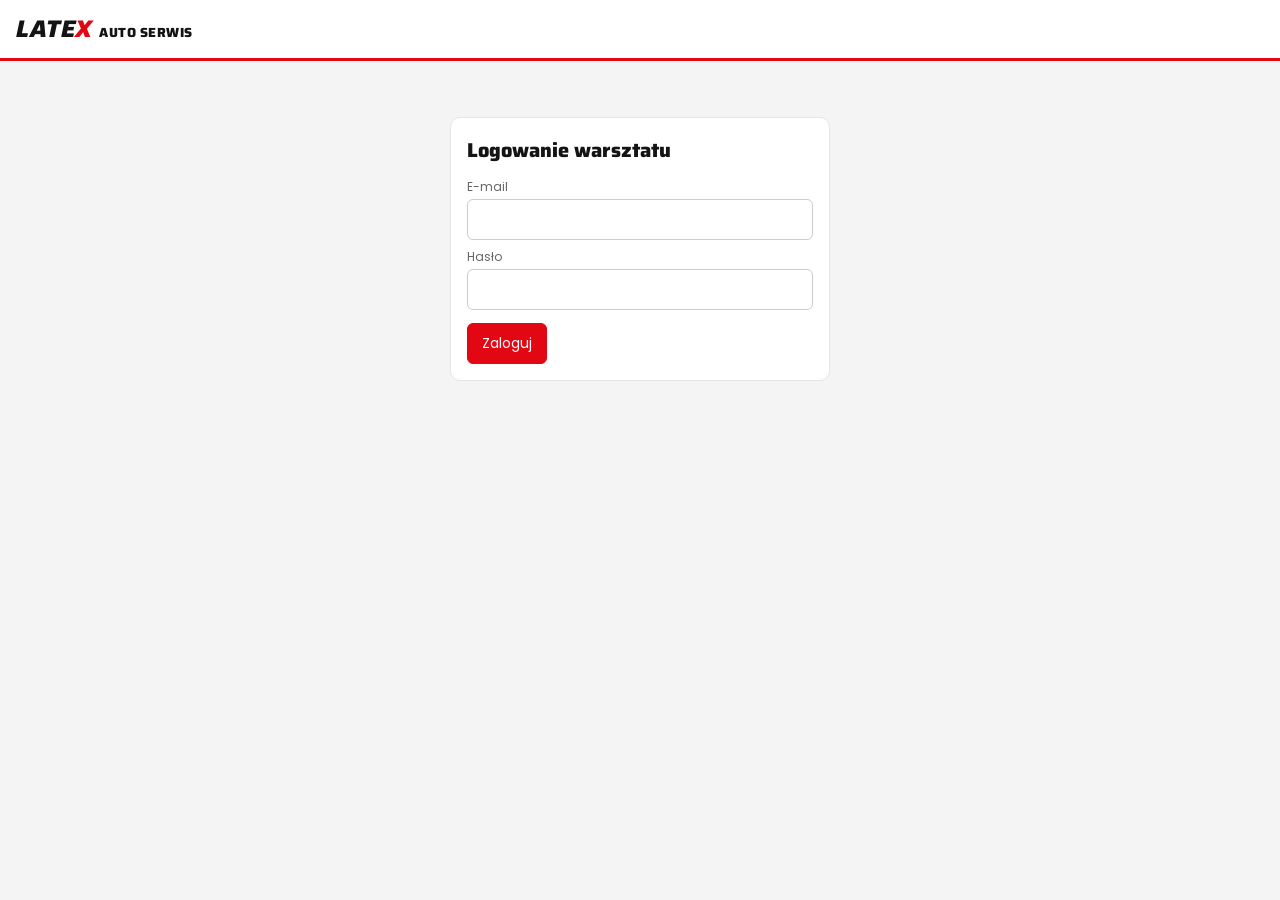
<file: index.html>
<!doctype html>
<html lang="pl">
<head>
<meta charset="utf-8">
<meta name="robots" content="noindex">
<meta name="viewport" content="width=device-width,initial-scale=1">
<title>Latex Serwis – Historia serwisowa (beta)</title>
<link href="https://fonts.googleapis.com/css2?family=Saira:ital,wght@0,600;0,800;1,800&family=Poppins:wght@400;500;600&display=swap" rel="stylesheet">
<script src="supabase.min.js"></script><!-- @supabase/supabase-js 2.45.4 (npm), dołączona lokalnie – bez CDN -->
<script src="qrcode.min.js"></script>
<script src="config.js"></script>
<style>
:root{--red:#E30613;--black:#141414;--gray:#666;--line:#e5e5e5;--bg:#f4f4f4}
*{box-sizing:border-box}
body{margin:0;font-family:Poppins,sans-serif;background:var(--bg);color:var(--black)}
.brand{font-family:Saira;font-weight:800;font-style:italic;letter-spacing:.5px}
.brand .x{color:var(--red)} .brand small{font-style:normal;font-size:.55em}
header{background:#fff;border-bottom:3px solid var(--red);padding:10px 16px;display:flex;align-items:center;justify-content:space-between;gap:8px}
header .brand{font-size:24px}
nav button{margin-left:4px}
main{max-width:980px;margin:0 auto;padding:16px}
.card{background:#fff;border-radius:10px;padding:16px;margin-bottom:16px;border:1px solid var(--line)}
h2{font-family:Saira;font-weight:800;margin:0 0 12px;font-size:20px}
label{display:block;font-size:12px;color:var(--gray);margin:8px 0 3px}
input,select,textarea{width:100%;padding:9px 10px;border:1px solid #ccc;border-radius:6px;font:inherit;font-size:14px}
.row{display:grid;grid-template-columns:repeat(auto-fit,minmax(160px,1fr));gap:0 12px}
button{font:inherit;font-size:14px;padding:9px 14px;border-radius:6px;border:1px solid var(--red);background:#fff;color:var(--red);cursor:pointer}
button.primary{background:var(--red);color:#fff}
button.dark{border-color:var(--black);color:var(--black)}
.checks{display:flex;flex-wrap:wrap;gap:6px 14px;margin-top:6px}
.checks label{display:flex;align-items:center;gap:5px;color:var(--black);font-size:14px;margin:0}
.checks input{width:auto}
table{width:100%;border-collapse:collapse;font-size:14px}
td,th{padding:8px 6px;border-bottom:1px solid var(--line);text-align:left}
th{font-size:12px;color:var(--gray);font-weight:500}
.plate{font-family:Saira;font-weight:800;font-size:16px}
.badge{display:inline-block;font-size:12px;padding:2px 9px;border-radius:10px}
.ok{background:#e6f4ea;color:#1d7a3a}.soon{background:#fff4d6;color:#8a5a00}.late{background:#fde8e8;color:#b00012}
.split{display:grid;grid-template-columns:1fr 1fr;gap:16px}
@media(max-width:760px){.split{grid-template-columns:1fr}}
.hidden{display:none!important}
.muted{color:var(--gray);font-size:13px}
.demo{background:#fff4d6;color:#8a5a00;font-size:13px;padding:8px 16px;text-align:center}
.tabs{display:flex;gap:6px;flex-wrap:wrap;margin-top:10px}
.tabs button{border-color:#ccc;color:var(--black);font-size:13px;padding:6px 12px}
.tabs button.on{background:var(--black);color:#fff;border-color:var(--black)}
button.wa{border-color:#1fa855;color:#1fa855}
.photoBtns{display:flex;gap:8px;flex-wrap:wrap;align-items:center;margin-top:4px}
.pbtn{display:inline-block;margin:0;font-size:14px;padding:9px 14px;border-radius:6px;border:1px solid var(--black);color:var(--black);background:#fff;cursor:pointer}
.pbtn:active{background:#eee}
.fileHidden{position:absolute;width:1px;height:1px;opacity:0;overflow:hidden}
#photoDrop.over{outline:2px dashed var(--red)}
.photos{display:flex;flex-wrap:wrap;gap:6px;margin-top:6px}
.photos img{width:72px;height:72px;object-fit:cover;border-radius:6px;cursor:pointer}
.photos .ph{position:relative}.photos .ph b{position:absolute;top:2px;right:4px;color:#fff;background:#000a;border-radius:50%;width:18px;height:18px;text-align:center;font-size:12px;line-height:18px;cursor:pointer}
.tl{border-left:2px solid var(--red);margin-left:6px;padding-left:12px}
.tl .it{position:relative;margin-bottom:14px}
.tl .it:before{content:"";position:absolute;left:-18px;top:5px;width:10px;height:10px;border-radius:50%;background:var(--red)}
.ptabs{display:flex;gap:6px;margin:4px 0 10px}
.ptabs button{flex:1;border-color:#ccc;color:var(--black)}.ptabs button.on{background:var(--black);color:#fff;border-color:var(--black)}
/* naklejka */
.label{background:#fff;display:flex;overflow:hidden;color:var(--black);border:1px solid #bbb;font-family:Poppins,sans-serif}
.label .l{flex:1;display:flex;flex-direction:column;min-width:0}
.label .head{background:var(--black);color:#fff;padding:1.2mm 2mm;display:flex;justify-content:space-between;align-items:center}
.label .head .brand{font-size:4.2mm}
.label .head .sub{font-size:2mm;color:var(--red);font-weight:600}
.label .body{padding:1.2mm 2mm 0}
.label .pl{font-family:Saira;font-weight:800;font-size:6.5mm;line-height:1}
.label .car{font-size:2.5mm;color:#444}
.label .info{font-size:2.3mm;line-height:1.35;margin-top:.8mm}
.label .next{margin:auto 2mm 1mm;border:.5mm solid var(--red);background:var(--red);color:#fff;font-size:2.6mm;font-weight:600;padding:.8mm 1.5mm;border-radius:.8mm}
.label.mono .next{background:#fff;color:var(--black)}
.label .foot{font-size:1.9mm;color:#444;padding:0 2mm 1.2mm}
.label .r{border-left:.6mm solid var(--red);display:flex;flex-direction:column;align-items:center;justify-content:center;gap:.6mm;padding:1.5mm}
.label .r .scan{font-size:2mm;font-weight:600;color:var(--red)}
.label .qr img,.label .qr canvas{display:block}
/* publiczna */
.pub{max-width:480px;margin:0 auto;padding:16px}
.pub .tile{background:#fff;border-radius:10px;padding:12px 14px;margin-bottom:10px;border:1px solid var(--line)}
.pub .tile .k{font-size:12px;color:var(--gray);text-transform:uppercase;letter-spacing:.5px}
.pub .btn{display:block;text-align:center;text-decoration:none;padding:12px;border-radius:6px;margin-top:10px;font-weight:600}
.pub .btn.red{background:var(--red);color:#fff}.pub .btn.out{border:1px solid var(--red);color:var(--red);background:#fff}
.label,.label *{-webkit-print-color-adjust:exact;print-color-adjust:exact}
.label .qr img,.label .qr canvas{image-rendering:pixelated}
#printArea{display:none}
.label.mono .pre{visibility:hidden}
.label.mono .r{border-left-color:transparent}
.tablewrap{overflow-x:auto}
header nav{display:flex;flex-wrap:wrap;gap:4px}
@media print{
  html,body{background:#fff;margin:0;padding:0}
  body>*:not(#printArea){display:none!important}
  #printArea{display:block!important}
  #printArea .label{border:none}
}
</style>
<style id="pageSize"></style>
</head>
<body>
<div id="demoBar" class="demo hidden"><span id="demoTxt">BETA · tryb lokalny: dane są tylko w tej przeglądarce na tym komputerze.</span> Rób regularnie kopię zapasową.
  <button class="dark" style="margin-left:8px;padding:4px 10px;font-size:12px" onclick="exportBackup()">Zapisz kopię</button>
  <label class="pbtn" style="padding:4px 10px;font-size:12px" for="importIn">Wczytaj kopię</label>
  <input type="file" id="importIn" class="fileHidden" accept=".json,application/json" onchange="importBackup(this.files[0]);this.value=''">
  <span id="backupMsg"></span></div>

<!-- ===== WIDOK PUBLICZNY ===== -->
<div id="publicView" class="hidden">
  <header><span class="brand">LATE<span class="x">X</span> <small>AUTO SERWIS</small></span><span class="muted">Historia serwisowa</span></header>
  <div class="pub" id="pubBody"></div>
</div>

<!-- ===== LOGOWANIE ===== -->
<div id="loginView" class="hidden">
  <header><span class="brand">LATE<span class="x">X</span> <small>AUTO SERWIS</small></span></header>
  <main><div class="card" style="max-width:380px;margin:40px auto">
    <h2>Logowanie warsztatu</h2>
    <label>E-mail</label><input id="lgEmail" type="email" autocomplete="username">
    <label>Hasło</label><input id="lgPass" type="password" autocomplete="current-password" onkeydown="if(event.key==='Enter')doLogin()">
    <p id="lgErr" class="muted" style="color:var(--red)"></p>
    <button class="primary" onclick="doLogin()">Zaloguj</button>
  </div></main>
</div>

<!-- ===== PANEL ===== -->
<div id="adminView" class="hidden">
  <header>
    <span class="brand">LATE<span class="x">X</span> <small>AUTO SERWIS</small></span>
    <nav>
      <button class="dark" onclick="show('list')">Auta</button>
      <button class="dark" onclick="show('settings')">Szablon</button>
      <button class="dark" id="logoutBtn" onclick="doLogout()">Wyloguj</button>
    </nav>
  </header>
  <main>
    <!-- lista -->
    <section id="sec-list">
      <div class="card">
        <div style="display:flex;gap:8px;flex-wrap:wrap">
          <input id="search" placeholder="Szukaj: numer rejestracyjny lub model" oninput="renderList()" style="flex:1;min-width:200px">
          <button class="primary" onclick="openService(null)">+ Nowy wpis</button>
        </div>
        <div class="tabs" id="listTabs"></div>
      </div>
      <div class="card"><div class="tablewrap"><table><thead><tr><th>Rejestracja</th><th>Auto</th><th>Ostatnia</th><th>Następna</th><th>Status</th><th></th></tr></thead><tbody id="carRows"></tbody></table></div><p id="emptyFilter" class="muted hidden">Brak aut w tym widoku.</p>
      <p id="emptyList" class="muted hidden">Brak aut. Dodaj pierwszą wymianę.</p></div>
    </section>

    <!-- formularz serwisu -->
    <section id="sec-form" class="hidden">
      <div class="split">
        <div class="card">
          <h2 id="formTitle">Nowa wymiana oleju</h2>
          <div class="row">
            <div><label>Nr rejestracyjny *</label><input id="fPlate" oninput="this.value=this.value.toUpperCase();checkPlate();preview()"><div id="plateHint" class="muted" style="color:#1d7a3a"></div></div>
            <div><label>Marka i model</label><input id="fModel" placeholder="Škoda Octavia Combi" oninput="preview()"></div>
            <div><label>Rok</label><input id="fYear" inputmode="numeric" oninput="preview()"></div>
            <div><label>VIN</label><input id="fVin" oninput="this.value=this.value.toUpperCase();preview()"></div>
            <div><label>Właściciel (niepubliczne)</label><input id="fOwner"></div>
            <div><label>Telefon klienta (niepubliczne)</label><input id="fPhone" inputmode="tel"></div>
          </div>
          <hr style="border:none;border-top:1px solid var(--line);margin:14px 0 4px">
          <label>Rodzaj prac</label>
          <select id="fType" onchange="typeChanged();preview()"></select>
          <div class="row">
            <div><label>Data *</label><input id="fDate" type="date" oninput="calcNext();preview()"></div>
            <div><label>Przebieg (km) *</label><input id="fKm" inputmode="numeric" oninput="calcNext();preview()"></div>
            <div><label>Olej</label><input id="fOil" list="oils" placeholder="5W-30 syntetyczny" oninput="preview()"></div>
            <div><label>Ilość (l)</label><input id="fQty" inputmode="decimal" oninput="preview()"></div>
          </div>
          <datalist id="oils"><option>0W-20</option><option>0W-30</option><option>5W-30</option><option>5W-40</option><option>10W-40</option></datalist>
          <label>Wymienione filtry</label>
          <div class="checks" id="fFilters"></div>
          <div class="row">
            <div><label>Następna przy (km)</label><input id="fNextKm" inputmode="numeric" oninput="preview()"></div>
            <div><label>lub dnia</label><input id="fNextDate" type="date" oninput="preview()"></div>
          </div>
          <label>Wykonane prace i części (widoczne dla klienta)</label><textarea id="fWork" rows="2" placeholder="Klocki hamulcowe przód TRW, płyn hamulcowy DOT4"></textarea>
          <label>Uwagi / zalecenia (widoczne dla klienta)</label><textarea id="fNotes" rows="2" placeholder="Zalecana wymiana tarcz przy następnej wizycie"></textarea>
          <label>Zdjęcia (zmniejszane automatycznie)</label>
          <div class="photoBtns">
            <label class="pbtn" for="fPhotoCam">Zrób zdjęcie</label>
            <label class="pbtn" for="fPhotoIn">Wybierz z galerii</label>
            <span class="muted" id="photoCount"></span>
          </div>
          <input type="file" id="fPhotoCam" class="fileHidden" accept="image/*" capture="environment" onchange="addPhotos(this.files);this.value=''">
          <input type="file" id="fPhotoIn" class="fileHidden" accept="image/*" multiple onchange="addPhotos(this.files);this.value=''">
          <div id="photoDrop" class="muted" style="font-size:12px">Na komputerze możesz też przeciągnąć zdjęcie tutaj lub wkleić je (Ctrl+V).</div>
          <div class="photos" id="fPhotos"></div>
          <div style="display:flex;gap:8px;margin-top:14px;flex-wrap:wrap">
            <button class="primary" onclick="saveService()">Zapisz</button>
            <button class="dark" onclick="saveService(true)">Zapisz i drukuj</button>
            <button class="dark hidden" id="printOnlyBtn" onclick="printOnly()">Tylko drukuj</button>
            <button class="wa" onclick="saveService(false,true)">Zapisz i wyślij WhatsApp</button>
            <button onclick="show('list')">Anuluj</button>
            <button id="delBtn" class="hidden" onclick="delService()">Usuń wpis</button>
          </div>
          <p id="formErr" class="muted" style="color:var(--red)"></p>
        </div>
        <div class="card">
          <h2>Podgląd naklejki</h2>
          <div id="previewBox"></div>
          <p class="muted" id="previewLink"></p>
          <div id="historyBox"></div>
        </div>
      </div>
    </section>

    <!-- szablon -->
    <section id="sec-settings" class="hidden">
      <div class="split">
        <div class="card">
          <h2>Szablon naklejki</h2>
          <div class="row">
            <div><label>Szerokość (mm)</label><input id="sW" inputmode="numeric" oninput="preview2()"></div>
            <div><label>Wysokość (mm)</label><input id="sH" inputmode="numeric" oninput="preview2()"></div>
          </div>
          <label>Podpis w nagłówku</label><input id="sSub" oninput="preview2()">
          <label>Stopka (telefon, adres)</label><input id="sFoot" oninput="preview2()">
          <label>Tekst przy QR</label><input id="sScan" oninput="preview2()">
          <label>Tryb druku</label>
          <select id="sMono" onchange="preview2()"><option value="0">Kolor (laser / kolorowa)</option><option value="1">Jednokolorowy (drukarka etykiet)</option></select>
          <label>Pola na naklejce</label>
          <div class="checks" id="sFields"></div>
          <div class="row">
            <div><label>Domyślny interwał (km)</label><input id="sKm" inputmode="numeric"></div>
            <div><label>Domyślny interwał (miesiące)</label><input id="sMonths" inputmode="numeric"></div>
          </div>
          <label>Lista filtrów (po przecinku)</label><input id="sFilters">
          <label>Rodzaje prac (po przecinku, pierwszy = domyślny)</label><input id="sTypes">
          <label>Wiadomość WhatsApp po serwisie</label><textarea id="sMsgDone" rows="2"></textarea>
          <label>Wiadomość WhatsApp – przypomnienie</label><textarea id="sMsgRemind" rows="2"></textarea>
          <p class="muted">Zmienne: {rej} {auto} {link} {nastepna}</p>
          <label>Adres strony dla QR</label><input id="sBase" placeholder="https://serwis.latex.net.pl/">
          <p class="muted">Uwaga: zmiana adresu po wydrukowaniu naklejek sprawi, że stare kody QR przestaną działać.</p>
          <label>Telefon na stronie klienta</label><input id="sPhone">
          <label>WhatsApp warsztatu (na stronie klienta)</label><input id="sWa">
          <label>Link „Umów wizytę”</label><input id="sBook">
          <div style="margin-top:14px"><button class="primary" onclick="saveSettings()">Zapisz szablon</button> <span id="sOk" class="muted"></span></div>
        </div>
        <div class="card"><h2>Podgląd</h2><div id="preview2Box"></div></div>
      </div>
    </section>
  </main>
</div>
<div id="printArea"></div>

<script>
/* ============ KONFIGURACJA ============
   Wklej dane z Supabase (Project Settings → API).
   Puste = tryb demo w przeglądarce. */
const CFG = window.SERWIS_CFG || {};   // zapisywane przez IntegraCRM (zakładka SERWIS QR)
const SUPABASE_URL = (CFG.url || "").trim();
const SUPABASE_ANON_KEY = (CFG.key || "").trim();
/* ====================================== */

const DEMO = !SUPABASE_URL;
/* SSO: w programie IntegraCRM panel nie loguje się sam – token podaje program (i sam go odświeża) */
const SSO = !DEMO && !!CFG.sso;
async function ssoToken(){
  for(let i=0;i<100&&!(window.pywebview&&window.pywebview.api&&window.pywebview.api.get_token);i++)await new Promise(r=>setTimeout(r,100));
  try{return await window.pywebview.api.get_token()||null}catch(e){return null}}
const sb = DEMO ? null : (window.supabase ? supabase.createClient(SUPABASE_URL, SUPABASE_ANON_KEY, SSO?{accessToken:ssoToken}:{}) : null);
if(!DEMO&&!sb)document.addEventListener("DOMContentLoaded",()=>document.body.insertAdjacentHTML("afterbegin",'<div class="demo">Nie udało się wczytać biblioteki bazy danych. Sprawdź internet i odśwież stronę.</div>'));
const $ = id => document.getElementById(id);
const FIELD_LABELS = {oil:"Olej",filters:"Filtry",done:"Data i przebieg wymiany",vin:"VIN",foot:"Stopka"};
const DEFAULT_SETTINGS = {
  w:100,h:50,sub:"HISTORIA SERWISU",foot:"71 341 30 60 · ul. Krakowska 54a, Wrocław",scan:"ZESKANUJ",mono:"0",
  fields:{oil:true,filters:true,done:true,vin:false,foot:true},km:15000,months:12,
  filters:"Oleju,Powietrza,Kabinowy,Paliwa",base:"",phone:"+48713413060",wa:"+48667545554",
  book:"https://fsttps.integra.com.pl/ClientScheduler?pointOfServiceCode=LATEX",
  types:"Wymiana oleju,Przegląd okresowy,Hamulce,Zawieszenie,Klimatyzacja,Rozrząd,Opony,Inne",
  msgDone:"Dzień dobry! Dziękujemy za wizytę w Latex Auto Serwis. Historia serwisowa auta {rej}: {link} Następna wymiana: {nastepna}.",
  msgRemind:"Dzień dobry! Przypominamy o terminie wymiany oleju w aucie {rej} ({nastepna}). Umów wizytę: tel. 71 341 30 60. Historia: {link}"
};
let S = {...DEFAULT_SETTINGS}, CARS = [], editCar = null, PHOTOS = [], FILTER = "all";

/* ---------- warstwa danych ---------- */
const store = {
  load(k,d){try{return JSON.parse(localStorage.getItem("latex_"+k))??d}catch(e){return d}},
  save(k,v){try{localStorage.setItem("latex_"+k,JSON.stringify(v));return true}catch(e){alert("Brak miejsca w pamięci przeglądarki – ostatni zapis NIE został zachowany. Usuń zdjęcia lub podłącz bazę Supabase.");throw new Error("Brak miejsca w pamięci przeglądarki")}}
};
const uuid=()=>crypto.randomUUID?crypto.randomUUID():"10000000-1000-4000-8000-100000000000".replace(/[018]/g,c=>(c^crypto.getRandomValues(new Uint8Array(1))[0]&15>>c/4).toString(16));
function token(){const a="abcdefghijkmnpqrstuvwxyzABCDEFGHJKLMNPQRSTUVWXYZ23456789";let t="";const r=crypto.getRandomValues(new Uint8Array(10));for(const b of r)t+=a[b%a.length];return t}

async function loadSettings(){
  if(DEMO){S={...DEFAULT_SETTINGS,...store.load("settings",{})};return}
  const {data}=await sb.from("settings").select("data").eq("id",1).maybeSingle();
  S={...DEFAULT_SETTINGS,...(data?.data||{})};
}
async function loadCars(){
  if(DEMO){CARS=store.load("cars",[]);return}
  const cols="*,services(id,car_id,date,km,oil,qty,filters,next_km,next_date,notes,type,work)";let all=[];
  for(let from=0;;from+=1000){const {data,error}=await sb.from("cars").select(cols).order("created_at",{ascending:false}).range(from,from+999);
    if(error){alert("Błąd wczytywania: "+error.message);return false}all=all.concat(data);if(data.length<1000)break}
  CARS=all.map(c=>({...c,services:sortSvc(c.services||[]).map(x=>({...x,photos:undefined}))}));return true
}
async function upsertCar(car){
  if(DEMO){const i=CARS.findIndex(c=>c.id===car.id);i>=0?CARS[i]=car:CARS.unshift(car);store.save("cars",CARS);return car}
  const {services,...row}=car;
  const {data,error}=await sb.from("cars").upsert(row).select().single();
  if(error)throw error;return {...data,services:car.services};
}
async function insertService(car,s){
  if(DEMO){car.services.unshift(s);sortSvc(car.services);store.save("cars",CARS);return}
  const {error}=await sb.from("services").upsert({...s,car_id:car.id});if(error)throw error;
}
async function loadPhotos(s){
  if(DEMO||!s||!s.id||s.photos!==undefined)return s?.photos||[];
  const {data,error}=await sb.from("services").select("photos").eq("id",s.id).maybeSingle();
  if(error)throw error;s.photos=data?.photos||[];return s.photos}
async function getPublic(tok){
  if(DEMO)return store.load("cars",[]).find(c=>c.token===tok)||null;
  const {data,error}=await sb.rpc("get_car",{p_token:tok});if(error)throw error;return data;
}

/* ---------- pomocnicze ---------- */
const num=v=>{const d=String(v??"").replace(/\D/g,"");return d?parseInt(d,10):null};
const fmtKm=n=>n||n===0?Number(n).toLocaleString("pl-PL")+" km":"–";
const fmtD=d=>d?d.split("-").reverse().join("."):"–";
function addMonths(d,m){const [y,mo,da]=d.split("-").map(Number);const t=y*12+(mo-1)+Number(m),ny=Math.floor(t/12),nm=t%12+1;
  const last=new Date(Date.UTC(ny,nm,0)).getUTCDate();return `${ny}-${String(nm).padStart(2,"0")}-${String(Math.min(da,last)).padStart(2,"0")}`}
function todayStr(){const x=new Date();return `${x.getFullYear()}-${String(x.getMonth()+1).padStart(2,"0")}-${String(x.getDate()).padStart(2,"0")}`}
const sortSvc=a=>a.sort((x,y)=>(y.date||"").localeCompare(x.date||"")||(y.km||0)-(x.km||0));
const nextOf=car=>(car.services||[]).find(s=>s.next_km||s.next_date)||{};
const nextTxt=s=>[s.next_km?fmtKm(s.next_km):"",s.next_date?fmtD(s.next_date):""].filter(Boolean).join(" lub ");
function status(car){
  const s=nextOf(car);if(!s.next_date&&!s.next_km)return["–",""];
  const today=todayStr();
  if(s.next_date&&s.next_date<today)return["Po terminie","late"];
  if(s.next_date&&addMonths(today,1)>=s.next_date)return["Zbliża się termin","soon"];
  return["Aktualny","ok"];
}
function carUrl(car){const base=S.base||CFG.base||location.href.split(/[?#]/)[0];return base+(base.includes("?")?"&":"?")+"a="+car.token}
const normPlate=p=>String(p||"").toUpperCase().replace(/[^A-Z0-9]/g,"");
const IN_APP=()=>!!(window.pywebview&&window.pywebview.api);
function openExternal(url){if(IN_APP()){window.pywebview.api.open_url(url);return true}return false}
const isPhoto=p=>typeof p==="string"&&/^data:image\/(jpeg|png|webp);base64,[A-Za-z0-9+/=]+$/.test(p);   // tylko obrazki z programu – nic innego do HTML
const esc=s=>String(s??"").replace(/[&<>"]/g,c=>({"&":"&amp;","<":"&lt;",">":"&gt;",'"':"&quot;"}[c]));

/* ---------- naklejka ---------- */
function labelHTML(car,s,set){
  const f=set.fields, filt=(s.filters||[]).map(x=>esc(x.length>4?x.slice(0,3)+".":x)).join(", ");
  let info="";
  if(f.oil&&s.oil)info+=`<b>Olej:</b> ${esc(s.oil)}${s.qty?" · "+esc(s.qty)+" l":""}&nbsp; `;
  if(f.filters&&filt)info+=`<b>Filtry:</b> ${filt}`;
  if(info)info+="<br>";
  if(f.done)info+=`<b>Wymiana:</b> ${fmtD(s.date)} · ${fmtKm(s.km)}<br>`;
  if(f.vin&&car.vin)info+=`<b>VIN:</b> ${esc(car.vin)}`;
  const next=[s.next_km?fmtKm(s.next_km):"",s.next_date?fmtD(s.next_date):""].filter(Boolean).join(" lub ");
  const qr=Math.round(Math.min(set.h-12,set.w*0.36-6));
  return `<div class="label ${set.mono==="1"?"mono":""}" style="width:${set.w}mm;height:${set.h}mm">
   <div class="l"><div class="head pre"><span class="brand">LATE<span class="x">X</span> <small>AUTO SERWIS</small></span><span class="sub">${esc(set.sub)}</span></div>
   <div class="body"><div class="pl">${esc(car.plate)||"WA 00000"}</div><div class="car">${esc(car.model)} ${esc(car.year)}</div><div class="info">${info}</div></div>
   ${next?`<div class="next">NASTĘPNA: ${next}</div>`:""}
   ${f.foot?`<div class="foot pre">${esc(set.foot)}</div>`:""}</div>
   <div class="r" style="width:${qr+6}mm;padding:3mm"><div class="qr" data-url="${esc(carUrl(car))}" data-mm="${qr}"></div><div class="scan pre">${esc(set.scan)}</div></div></div>`;
}
function drawQR(root){
  root.querySelectorAll(".qr").forEach(el=>{
    el.innerHTML="";const px=Math.round(el.dataset.mm*3.78*4);
    new QRCode(el,{text:el.dataset.url,width:px,height:px,colorDark:"#141414",colorLight:"#ffffff",correctLevel:QRCode.CorrectLevel.M});
    setTimeout(()=>el.querySelectorAll("img,canvas").forEach(i=>{i.style.width=i.style.height=el.dataset.mm+"mm"}),0);
  });
}
function scaleBox(box){const lab=box.querySelector(".label");if(!lab)return;lab.style.transform="";const w=box.clientWidth,lw=lab.offsetWidth;if(lw>w){lab.style.transformOrigin="0 0";lab.style.transform=`scale(${w/lw})`;box.style.height=lab.offsetHeight*w/lw+"px"}else box.style.height=""}

/* ---------- panel ---------- */
function show(sec){["list","form","settings"].forEach(s=>$("sec-"+s).classList.toggle("hidden",s!==sec));if(sec==="list")renderList();if(sec==="settings")fillSettings()}
function setFilter(f){FILTER=f;renderList()}
function renderList(){
  const q=$("search").value.trim().toUpperCase();
  const cnt={all:CARS.length,soon:0,late:0};CARS.forEach(c=>{const cl=status(c)[1];if(cnt[cl]!==undefined)cnt[cl]++});
  $("listTabs").innerHTML=[["all","Wszystkie"],["soon","Zbliża się termin"],["late","Po terminie"]]
    .map(([k,v])=>`<button class="${FILTER===k?"on":""}" onclick="setFilter('${k}')">${v} (${cnt[k]})</button>`).join("");
  const qn=normPlate(q);
  const rows=CARS.filter(c=>(!q||[c.plate,c.model,c.owner,c.phone,c.vin].join(" ").toUpperCase().includes(q)||(qn.length>=3&&normPlate(c.plate).includes(qn)))&&(FILTER==="all"||status(c)[1]===FILTER))
    .sort((a,b)=>(b.services?.[0]?.date||"").localeCompare(a.services?.[0]?.date||""));
  $("emptyList").classList.toggle("hidden",CARS.length>0);
  $("emptyFilter").classList.toggle("hidden",!(CARS.length>0&&rows.length===0));
  $("carRows").innerHTML=rows.map(c=>{const s=c.services?.[0]||{},n=nextOf(c);const [t,cl]=status(c);
    return `<tr><td class="plate">${esc(c.plate)}</td><td>${esc(c.model)}<br><span class="muted">${esc(c.owner)}</span></td><td>${fmtD(s.date)}<br><span class="muted">${esc(s.type||"")}</span></td>
    <td>${fmtKm(n.next_km)}<br><span class="muted">${fmtD(n.next_date)}</span></td><td><span class="badge ${cl}">${t}</span></td>
    <td style="white-space:nowrap"><button onclick="openService('${c.id}')">+ Wpis</button> <button class="dark" onclick="openService('${c.id}',true)">Naklejka</button>
    ${c.phone?`<button class="wa" onclick="sendWA('${c.id}','${cl==="soon"||cl==="late"?"remind":"done"}')" title="WhatsApp">WA</button>`:""}</td></tr>`}).join("");
}
function fillMsg(tpl,car){const n=nextOf(car),v={rej:car.plate||"",auto:car.model||"",link:carUrl(car),nastepna:nextTxt(n)||"–"};return tpl.replace(/\{(rej|auto|link|nastepna)\}/g,(_,k)=>v[k])}
function waPhone(p){let ph=String(p||"").replace(/\D/g,"");if(ph.startsWith("00"))ph=ph.slice(2);if(ph.length===9)ph="48"+ph;return ph.length>=11?ph:""}
function sendWA(id,kind,win){const car=CARS.find(c=>c.id===id);if(!car){win?.close();return}
  const ph=waPhone(car.phone);if(!ph){win?.close();alert("Nieprawidłowy numer telefonu klienta: "+car.phone);return}
  const url=`https://wa.me/${ph}?text=${encodeURIComponent(fillMsg(kind==="remind"?S.msgRemind:S.msgDone,car))}`;
  if(openExternal(url)){win?.close();return}
  if(win)win.location.href=url;else if(!window.open(url,"_blank"))location.href=url;}
function filterChecks(sel=[]){const list=S.filters.split(",").map(x=>x.trim()).filter(Boolean);sel.forEach(x=>{if(!list.includes(x))list.push(x)});$("fFilters").innerHTML=list.map(x=>`<label><input type="checkbox" value="${esc(x)}" ${sel.includes(x)?"checked":""} onchange="preview()">${esc(x)}</label>`).join("")}
async function openService(id,onlyLabel){
  autoCar=false;autoFilled={};kmWarned=false;$("plateHint").textContent="";$("delBtn").classList.add("hidden");
  $("printOnlyBtn").classList.toggle("hidden",!(onlyLabel&&id&&nextOf(CARS.find(c=>c.id===id)||{}).id));
  editCar=id?CARS.find(c=>c.id===id):null;const c=editCar||{},last=c.services?.[0];
  $("formTitle").textContent=editCar?(onlyLabel?"Naklejka – "+c.plate:"Nowy wpis – "+c.plate):"Nowy wpis";
  $("fPlate").value=c.plate||"";$("fModel").value=c.model||"";$("fYear").value=c.year||"";$("fVin").value=c.vin||"";
  $("fOwner").value=c.owner||"";$("fPhone").value=c.phone||"";
  const lastOil=nextOf(c);const types=S.types.split(",").map(x=>x.trim()).filter(Boolean);
  const s=onlyLabel&&lastOil.id?lastOil:{date:todayStr(),type:types[0],oil:lastOil.oil||"",qty:lastOil.qty||"",filters:["Oleju"]};
  $("fType").innerHTML=types.map(t=>`<option ${t===s.type?"selected":""}>${esc(t)}</option>`).join("")+(s.type&&!types.includes(s.type)?`<option selected>${esc(s.type)}</option>`:"");
  $("fWork").value=s.work||"";PHOTOS=[];renderPhotos();
  if(onlyLabel&&lastOil.id){try{PHOTOS=[...await loadPhotos(lastOil)];renderPhotos()}catch(e){$("formErr").textContent="Nie udało się wczytać zdjęć: "+e.message}}
  $("fDate").value=s.date||"";$("fKm").value=s.km||"";$("fOil").value=s.oil||"";$("fQty").value=s.qty||"";
  $("fNextKm").value=s.next_km||"";$("fNextDate").value=s.next_date||"";$("fNotes").value=s.notes||"";
  filterChecks(s.filters||[]);editCar&&(editCar._editSvc=onlyLabel&&lastOil.id?lastOil.id:null);
  if(!onlyLabel)calcNext();
  $("historyBox").innerHTML=histHTML(c);typeChanged(true);
  if(!$("formErr").textContent.startsWith("Nie udało"))$("formErr").textContent="";show("form");preview();
}
let autoCar=false,autoFilled={},kmWarned=false,saving=false;
function histHTML(c){return c.services?.length?`<h2 style="margin-top:16px">Historia</h2><table>${c.services.map(x=>`<tr><td>${fmtD(x.date)}</td><td>${fmtKm(x.km)}</td><td>${esc(x.type||"")}<br><span class="muted">${esc(x.oil||x.work||"")}</span></td><td><button onclick="editSvc('${x.id}')">Edytuj</button></td></tr>`).join("")}</table>`:""}
function checkPlate(){
  if(editCar&&!autoCar)return;
  const n=normPlate($("fPlate").value);
  const m=n.length>=4&&CARS.find(c=>normPlate(c.plate)===n);
  const F=[["fModel","model"],["fYear","year"],["fVin","vin"],["fOwner","owner"],["fPhone","phone"]];
  const unfill=()=>F.forEach(([id])=>{if(autoFilled[id]!==undefined&&$(id).value===autoFilled[id])$(id).value="";});
  if(m&&editCar!==m){
    if(autoCar)unfill();autoFilled={};
    editCar=m;autoCar=true;editCar._editSvc=null;
    F.forEach(([id,k])=>{if(m[k]&&(!$(id).value||$(id).value!==m[k])){$(id).value=m[k];autoFilled[id]=m[k]}});
    const lo=nextOf(m);if(isOil()&&lo.oil&&!$("fOil").value){$("fOil").value=lo.oil;$("fQty").value=lo.qty||""}
    $("plateHint").textContent=`Auto ${m.plate} jest już w bazie (wpisów: ${m.services.length}). Ten wpis trafi do jego historii, naklejka i QR bez zmian.`;
    $("formTitle").textContent="Nowy wpis – "+m.plate;$("historyBox").innerHTML=histHTML(m);
  }else if(!m&&autoCar){unfill();autoFilled={};editCar=null;autoCar=false;$("plateHint").textContent="";$("formTitle").textContent="Nowy wpis";$("historyBox").innerHTML=""}
}
async function editSvc(sid){const s=editCar.services.find(x=>x.id===sid);if(!s)return;kmWarned=false;
  try{await loadPhotos(s)}catch(e){$("formErr").textContent="Nie udało się wczytać zdjęć: "+e.message;return}
  editCar._editSvc=sid;$("printOnlyBtn").classList.add("hidden");$("delBtn").classList.remove("hidden");$("delBtn").textContent="Usuń wpis";
  $("formTitle").textContent="Edycja wpisu – "+editCar.plate;
  const types=S.types.split(",").map(x=>x.trim()).filter(Boolean);$("fType").innerHTML=types.map(t=>`<option ${t===s.type?"selected":""}>${esc(t)}</option>`).join("")+(s.type&&!types.includes(s.type)?`<option selected>${esc(s.type)}</option>`:"");
  $("fDate").value=s.date||"";$("fKm").value=s.km||"";$("fOil").value=s.oil||"";$("fQty").value=s.qty||"";$("fWork").value=s.work||"";
  $("fNextKm").value=s.next_km||"";$("fNextDate").value=s.next_date||"";$("fNotes").value=s.notes||"";
  filterChecks(s.filters||[]);PHOTOS=[...(s.photos||[])];renderPhotos();typeChanged(true);preview();window.scrollTo(0,0)}
const isOil=()=>/olej/i.test($("fType").value);
function typeChanged(keep){const oil=isOil();["fOil","fQty"].forEach(id=>$(id).closest("div").style.opacity=oil?1:.45);
  if(!keep&&!oil){$("fNextKm").value="";$("fNextDate").value="";filterChecks([])}else if(!keep)calcNext()}
function calcNext(){if(!isOil())return;const km=num($("fKm").value);if(km)$("fNextKm").value=km+Number(S.km);if($("fDate").value)$("fNextDate").value=addMonths($("fDate").value,S.months)}
function showPhoto(src){const o=document.createElement("div");o.style.cssText="position:fixed;inset:0;background:#000d;z-index:99;display:flex;align-items:center;justify-content:center;cursor:zoom-out";
  const i=document.createElement("img");i.src=src;i.style.cssText="max-width:94vw;max-height:94vh";o.appendChild(i);o.onclick=()=>o.remove();document.body.appendChild(o)}
function renderPhotos(){const pc=$("photoCount");if(pc)pc.textContent=PHOTOS.length?`Zdjęcia: ${PHOTOS.length}/6`:"";PHOTOS=PHOTOS.filter(isPhoto);$("fPhotos").innerHTML=PHOTOS.map((p,i)=>`<div class="ph"><img src="${esc(p)}" onclick="showPhoto(this.src)"><b onclick="PHOTOS.splice(${i},1);renderPhotos()">×</b></div>`).join("")}
function readAsDataURL(f){return new Promise((ok,err)=>{const r=new FileReader();r.onload=()=>ok(r.result);r.onerror=()=>err(r.error);r.readAsDataURL(f)})}
function loadImg(src){return new Promise((ok,err)=>{const i=new Image();i.onload=()=>ok(i);i.onerror=err;i.src=src})}
async function addPhotos(files){let bad=0,over=false;files=[...(files||[])];
  if(!files.length){$("formErr").textContent="Nie wybrano zdjęcia.";return}
  $("photoCount").textContent="Wczytuję…";
  for(const f of files){if(PHOTOS.length>=6){over=true;break}
    if(f.type&&!f.type.startsWith("image/")){bad++;continue}
    let img;try{img=await loadImg(URL.createObjectURL(f))}catch(e){try{img=await loadImg(await readAsDataURL(f))}catch(e2){bad++;continue}}
    const sc=Math.min(1,(DEMO?700:1000)/Math.max(img.width,img.height)),cv=document.createElement("canvas");
    cv.width=Math.round(img.width*sc);cv.height=Math.round(img.height*sc);cv.getContext("2d").drawImage(img,0,0,cv.width,cv.height);
    PHOTOS.push(cv.toDataURL("image/jpeg",DEMO?.6:.7));if(img.src.startsWith("blob:"))URL.revokeObjectURL(img.src)}
  renderPhotos();
  $("formErr").textContent=(bad?`Pominięto ${bad} plik(i) – nieobsługiwany format (np. HEIC). `:"")+(over?"Maksymalnie 6 zdjęć na wpis.":"")}
function formData(){
  const car={...(editCar||{id:uuid(),token:token(),services:[],...(!DEMO?{branch:(ME?.role!=="admin"&&ME?.branches?.[0])||"Latex Wrocław"}:{})}),
    plate:$("fPlate").value.trim(),model:$("fModel").value.trim(),year:$("fYear").value.trim(),vin:$("fVin").value.trim(),
    owner:$("fOwner").value.trim(),phone:$("fPhone").value.trim()};
  delete car._editSvc;
  const s={id:editCar?._editSvc||uuid(),date:$("fDate").value,km:num($("fKm").value),oil:$("fOil").value.trim(),
    qty:$("fQty").value.trim(),filters:[...$("fFilters").querySelectorAll("input:checked")].map(i=>i.value),
    next_km:num($("fNextKm").value),next_date:$("fNextDate").value||null,notes:$("fNotes").value.trim(),
    type:$("fType").value,work:$("fWork").value.trim(),photos:PHOTOS};
  if(!isOil()){s.oil="";s.qty=""}
  return {car,s};
}
function preview(){const {car,s:cur}=formData();const s=isOil()||!editCar?cur:(nextOf(editCar).id?nextOf(editCar):cur);$("previewBox").innerHTML=labelHTML(car,s,S);drawQR($("previewBox"));scaleBox($("previewBox"));
  $("previewLink").textContent=(!(S.base||CFG.base)?"Uwaga: nie ustawiono adresu strony dla klientów – taki kod QR nie zadziała w telefonie klienta (ustaw go w IntegraCRM). ":"")+(editCar?"QR prowadzi do: "+carUrl(car):"Link QR powstanie po zapisaniu.");}
async function saveService(print,wa){
  if(saving)return;
  const {car,s}=formData();
  if(!car.plate||!s.date||!s.km){$("formErr").textContent="Uzupełnij numer rejestracyjny, datę i przebieg.";return}
  if(!editCar){const m=CARS.find(c=>normPlate(c.plate)===normPlate(car.plate));if(m){editCar=m;autoCar=true;m._editSvc=null;return saveService(print,wa)}}
  const other=CARS.find(c=>c.id!==car.id&&normPlate(c.plate)===normPlate(car.plate));
  if(other){$("formErr").textContent=`Numer ${car.plate} należy już do innego auta w bazie (${other.model||"bez modelu"}).`;return}
  if(wa&&!waPhone(car.phone)){$("formErr").textContent="Wpisz prawidłowy telefon klienta (9 cyfr), żeby wysłać WhatsApp.";return}
  const prevMax=Math.max(0,...(editCar?.services||[]).filter(x=>x.id!==s.id).map(x=>x.km||0));
  if(s.km<prevMax&&!kmWarned){kmWarned=true;$("formErr").textContent=`Przebieg ${fmtKm(s.km)} jest mniejszy niż przy poprzedniej wizycie (${fmtKm(prevMax)}). Sprawdź i, jeśli przebieg jest poprawny, kliknij ponownie „Zapisz”.`;return}
  if(s.next_date&&s.next_date<=s.date){$("formErr").textContent="Data następnej wymiany musi być późniejsza niż data wpisu.";return}
  if(s.next_km&&s.next_km<=s.km){$("formErr").textContent="Przebieg następnej wymiany musi być większy niż obecny.";return}
  const win=wa&&!IN_APP()?window.open("about:blank","_blank"):null;
  saving=true;document.querySelectorAll("#sec-form button").forEach(b=>b.disabled=true);
  try{
    const isEditSvc=editCar?._editSvc;
    const saved=await upsertCar(car);
    if(DEMO){const target=CARS.find(c=>c.id===saved.id);if(isEditSvc){const i=target.services.findIndex(x=>x.id===s.id);if(i>=0)target.services[i]=s;else target.services.push(s);sortSvc(target.services);store.save("cars",CARS)}else await insertService(target,s)}
    else{await insertService(saved,s);if(!await loadCars())throw new Error("Zapisano, ale nie udało się odświeżyć listy – odśwież stronę")}
    const fresh=CARS.find(c=>c.id===car.id);
    if(print&&fresh){const ls=nextOf(fresh).id?nextOf(fresh):fresh.services[0];printLabel(fresh,ls)}
    if(wa&&fresh)sendWA(fresh.id,"done",win);
    show("list");
  }catch(e){win?.close();if(DEMO)await loadCars();
    const msg=/duplicate|unique/i.test(e.message||"")?"to auto lub wpis już istnieje (możliwy podwójny zapis) – odśwież listę":e.message;
    $("formErr").textContent="Błąd zapisu: "+msg}
  finally{saving=false;document.querySelectorAll("#sec-form button").forEach(b=>b.disabled=false)}
}
function printOnly(){const c=editCar;if(!c)return;const s=nextOf(c);if(!s.id)return;printLabel(c,s)}
async function delService(){const b=$("delBtn");
  if(b.textContent!=="Na pewno usunąć?"){b.textContent="Na pewno usunąć?";return}
  const sid=editCar._editSvc;
  try{if(DEMO){editCar.services=editCar.services.filter(x=>x.id!==sid);CARS=CARS.filter(c=>c.services.length);store.save("cars",CARS)}
  else{const {error}=await sb.from("services").delete().eq("id",sid);if(error)throw error;
    if(editCar.services.length===1){const r=await sb.from("cars").delete().eq("id",editCar.id);if(r.error)throw r.error}await loadCars()}
  show("list")}catch(e){$("formErr").textContent="Błąd usuwania: "+e.message}}
function printLabel(car,s){
  $("pageSize").textContent=`@page{size:${S.w}mm ${S.h}mm;margin:0}`;
  $("printArea").innerHTML=labelHTML(car,s,S);drawQR($("printArea"));
  setTimeout(()=>{if(!$("printArea").querySelector(".qr img[src^='data:'],.qr canvas")){alert("Nie udało się wygenerować kodu QR – sprawdź połączenie z internetem i spróbuj ponownie.");return}window.print()},600);
}

/* ---------- szablon ---------- */
const DEMO_CAR={plate:"WA 58213",model:"Škoda Octavia Combi",year:"2022",vin:"TMBJJ7NX5NY000000",token:"przyklad"};
const DEMO_SVC={date:"2026-10-12",km:46300,oil:"5W-30 syntetyczny",qty:"4,3",filters:["Oleju","Powietrza","Kabinowy"],next_km:61300,next_date:"2027-10-12"};
function fillSettings(){
  $("sW").value=S.w;$("sH").value=S.h;$("sSub").value=S.sub;$("sFoot").value=S.foot;$("sScan").value=S.scan;$("sMono").value=S.mono;
  $("sKm").value=S.km;$("sMonths").value=S.months;$("sFilters").value=S.filters;$("sBase").value=S.base;$("sPhone").value=S.phone;$("sBook").value=S.book;
  $("sTypes").value=S.types;$("sWa").value=S.wa;$("sMsgDone").value=S.msgDone;$("sMsgRemind").value=S.msgRemind;
  $("sFields").innerHTML=Object.entries(FIELD_LABELS).map(([k,v])=>`<label><input type="checkbox" data-f="${k}" ${S.fields[k]?"checked":""} onchange="preview2()">${v}</label>`).join("");
  $("sOk").textContent="";preview2();
}
function readSettings(){const f={};$("sFields").querySelectorAll("input").forEach(i=>f[i.dataset.f]=i.checked);
  return {w:Math.min(200,Math.max(40,num($("sW").value)||100)),h:Math.min(150,Math.max(25,num($("sH").value)||50)),sub:$("sSub").value,foot:$("sFoot").value,scan:$("sScan").value,mono:$("sMono").value,
  fields:f,km:num($("sKm").value)||15000,months:Math.min(60,num($("sMonths").value)||12),filters:$("sFilters").value,base:$("sBase").value.trim(),phone:$("sPhone").value.trim(),book:$("sBook").value.trim(),
  types:$("sTypes").value||DEFAULT_SETTINGS.types,wa:$("sWa").value.trim(),msgDone:$("sMsgDone").value,msgRemind:$("sMsgRemind").value}}
function preview2(){$("preview2Box").innerHTML=labelHTML(DEMO_CAR,DEMO_SVC,readSettings());drawQR($("preview2Box"));scaleBox($("preview2Box"))}
async function saveSettings(){const nv=readSettings();
  if(nv.base&&!/^https:\/\/[^\s/]+\.[^\s]+$/.test(nv.base)){$("sOk").textContent="Adres strony musi zaczynać się od https:// (np. https://serwis.latex.net.pl/)";return}
  S=nv;
  if(DEMO){try{store.save("settings",S)}catch(e){$("sOk").textContent="Błąd: "+e.message;return}}else{const {error}=await sb.from("settings").upsert({id:1,data:S});if(error){$("sOk").textContent="Błąd: "+error.message;return}}
  $("sOk").textContent="Zapisano";}

/* ---------- widok publiczny ---------- */
async function renderPublic(tok){
  $("publicView").classList.remove("hidden");
  let car;try{car=await getPublic(tok)}catch(e){$("pubBody").innerHTML=`<div class="tile">Nie udało się wczytać historii. Sprawdź połączenie z internetem i odśwież stronę.</div>`;return}
  if(!car){$("pubBody").innerHTML=`<div class="tile">Nie znaleziono pojazdu. Zadzwoń do serwisu: <a href="tel:${esc(S.phone)}">${esc(S.phone)}</a></div>`;return}
  const svcs=sortSvc(car.services||[]),s=nextOf({services:svcs}),last=svcs[0]||{},[t,cl]=status({services:svcs});
  const next=nextTxt(s);
  const photos=x=>(x.photos||[]).length?`<div class="photos">${x.photos.filter(isPhoto).map(p=>`<img src="${esc(p)}" alt="Zdjęcie z serwisu">`).join("")}</div>`:"";
  const summary=`
   <div class="tile"><div class="k">Następny serwis</div><div style="font-size:18px;font-weight:600;color:var(--red)">${next||"–"}</div></div>
   <div class="tile"><div class="k">Użyty olej</div>${esc(s.oil)||"–"}${s.qty?" · "+esc(s.qty)+" l":""}</div>
   <div class="tile"><div class="k">Wymienione filtry</div>${(s.filters||[]).map(esc).join(", ")||"–"}</div>
   <div class="tile"><div class="k">Ostatnia wizyta</div>${fmtD(last.date)} · ${fmtKm(last.km)} · ${esc(last.type||"")}${last.notes?`<div class="muted" style="margin-top:4px">${esc(last.notes)}</div>`:""}${photos(last)}</div>`;
  const history=`<div class="tile"><div class="tl">${svcs.map(x=>`<div class="it"><b>${esc(x.type||"Serwis")}</b> <span class="muted">${fmtD(x.date)} · ${fmtKm(x.km)}</span>
     ${x.oil?`<div>Olej: ${esc(x.oil)}${x.qty?" · "+esc(x.qty)+" l":""}</div>`:""}
     ${(x.filters||[]).length?`<div>Filtry: ${x.filters.map(esc).join(", ")}</div>`:""}
     ${x.work?`<div>${esc(x.work)}</div>`:""}${x.notes?`<div class="muted">${esc(x.notes)}</div>`:""}${photos(x)}</div>`).join("")||"Brak wpisów"}</div></div>`;
  const wa=(S.wa||"48667545554").replace(/\D/g,"");
  $("pubBody").innerHTML=`
   <div class="tile"><div class="plate" style="font-size:28px">${esc(car.plate)}</div><div class="muted">${esc(car.model)} ${esc(car.year)}</div>
   <div style="margin-top:8px"><span class="badge ${cl}">${t}</span> <span class="muted">Wizyt: ${svcs.length}</span></div></div>
   <div class="ptabs"><button class="on" id="ptS" onclick="pubTab('S')">Podsumowanie</button><button id="ptH" onclick="pubTab('H')">Historia (${svcs.length})</button></div>
   <div id="pbS">${summary}</div><div id="pbH" class="hidden">${history}</div>
   <a class="btn red" href="${esc(S.book)}">Umów wizytę ›</a>
   <a class="btn out" href="tel:${esc(S.phone)}">Zadzwoń</a>
   <a class="btn out" style="border-color:#1fa855;color:#1fa855" href="https://wa.me/${wa}?text=${encodeURIComponent("Dzień dobry, piszę w sprawie auta "+car.plate)}">Napisz na WhatsApp</a>
   <p class="muted" style="text-align:center;margin-top:16px">Latex Auto Serwis · ul. Krakowska 54a, Wrocław</p>`;
}
function markApp(){if(!IN_APP())return false;const t=document.getElementById("demoTxt");if(t)t.textContent="BETA · tryb lokalny: dane są zapisane w programie na tym komputerze.";return true}
window.addEventListener("pywebviewready",markApp);
(()=>{let n=0;const iv=setInterval(()=>{if(markApp()||++n>40)clearInterval(iv)},250)})();
function exportBackup(){
  try{const data={app:"latex-serwis",version:1,saved:new Date().toISOString(),cars:store.load("cars",[]),settings:store.load("settings",{})};
    if(IN_APP()){window.pywebview.api.save_backup(JSON.stringify(data),`serwis-kopia-${todayStr()}.json`).then(p=>{
      if(!p){$("backupMsg").textContent=" Anulowano.";return}
      try{localStorage.setItem("latex_lastBackup",todayStr())}catch(e){}
      $("backupMsg").textContent=` Zapisano kopię (${data.cars.length} aut): ${p}`}).catch(e=>{$("backupMsg").textContent=" Błąd kopii: "+e});return}
    const blob=new Blob([JSON.stringify(data)],{type:"application/json"}),a=document.createElement("a");
    a.href=URL.createObjectURL(blob);a.download=`serwis-kopia-${todayStr()}.json`;document.body.appendChild(a);a.click();
    setTimeout(()=>{URL.revokeObjectURL(a.href);a.remove()},1000);
    try{localStorage.setItem("latex_lastBackup",todayStr())}catch(e){}
    $("backupMsg").textContent=` Zapisano kopię: ${data.cars.length} aut.`}catch(e){$("backupMsg").textContent=" Błąd kopii: "+e.message}}
async function importBackup(f){if(!f)return;
  try{const d=JSON.parse(await f.text());if(d.app!=="latex-serwis"||!Array.isArray(d.cars))throw new Error("to nie jest kopia panelu serwisowego");
    const b=$("backupMsg");
    if(b.dataset.confirm!==f.name){b.dataset.confirm=f.name;b.dataset.pending=JSON.stringify(d);
      b.innerHTML=` Kopia z ${esc((d.saved||"").slice(0,10))}: ${d.cars.length} aut. Obecne dane (${CARS.length} aut) zostaną zastąpione. <button class="primary" style="padding:4px 10px;font-size:12px" onclick="confirmImport()">Zastąp</button>`;return}
  }catch(e){$("backupMsg").textContent=" Nie wczytano: "+e.message}}
function confirmImport(){const b=$("backupMsg");try{const d=JSON.parse(b.dataset.pending||"{}");
  store.save("cars",d.cars);if(d.settings)store.save("settings",d.settings);b.dataset.confirm="";b.dataset.pending="";
  loadSettings().then(loadCars).then(()=>{show("list");b.textContent=` Wczytano ${d.cars.length} aut.`})}catch(e){b.textContent=" Błąd: "+e.message}}
function pubTab(k){["S","H"].forEach(x=>{$("pb"+x).classList.toggle("hidden",x!==k);$("pt"+x).classList.toggle("on",x===k)})}

/* ---------- logowanie i start ---------- */
async function doLogin(){if(!$("lgEmail").value||!$("lgPass").value){$("lgErr").textContent="Wpisz e-mail i hasło.";return}const {error}=await sb.auth.signInWithPassword({email:$("lgEmail").value,password:$("lgPass").value});
  if(error){$("lgErr").textContent="Nieprawidłowe dane logowania.";return}$("loginView").classList.add("hidden");startAdmin()}
async function doLogout(){if(SSO){alert("Wylogowanie odbywa się w programie (przycisk „Wyloguj” u góry okna).");return}await sb.auth.signOut();location.reload()}
let ME=null;   // zalogowany pracownik: oddziały (nowe auta trafiają do jego pierwszego oddziału)
async function startAdmin(){$("adminView").classList.remove("hidden");
  if(!DEMO){try{const {data}=await sb.rpc("me");ME=data}catch(e){}
    if(!ME||!ME.email){alert("To konto nie ma dostępu do SERWIS QR. Skontaktuj się z administratorem.");return SSO?null:doLogout()}}
  await loadCars();show("list")}
(async()=>{
  if(!DEMO&&!sb)return;
  try{await loadSettings()}catch(e){}
  const tok=new URLSearchParams(location.search).get("a");
  if(tok)return renderPublic(tok);
  if(DEMO){$("demoBar").classList.remove("hidden");$("logoutBtn").classList.add("hidden");
    let last="";try{last=localStorage.getItem("latex_lastBackup")||""}catch(e){}
    if(store.load("cars",[]).length&&(!last||(new Date(todayStr())-new Date(last))>7*864e5))$("backupMsg").textContent=last?` Ostatnia kopia: ${fmtD(last)} – zrób nową.`:" Nie masz jeszcze kopii zapasowej.";
    return startAdmin()}
  if(SSO){$("logoutBtn")?.classList.add("hidden");return startAdmin()}
  const {data}=await sb.auth.getSession();
  data.session?startAdmin():$("loginView").classList.remove("hidden");
})();
(()=>{const d=$("photoDrop");if(!d)return;
  d.addEventListener("dragover",e=>{e.preventDefault();d.classList.add("over")});
  d.addEventListener("dragleave",()=>d.classList.remove("over"));
  d.addEventListener("drop",e=>{e.preventDefault();d.classList.remove("over");addPhotos(e.dataTransfer.files)});
  document.addEventListener("paste",e=>{if($("sec-form").classList.contains("hidden"))return;
    const f=[...(e.clipboardData?.files||[])].filter(x=>x.type.startsWith("image/"));if(f.length){e.preventDefault();addPhotos(f)}});})();
window.addEventListener("resize",()=>{["previewBox","preview2Box"].forEach(id=>scaleBox($(id)))});
</script>
</body>
</html>
</file>
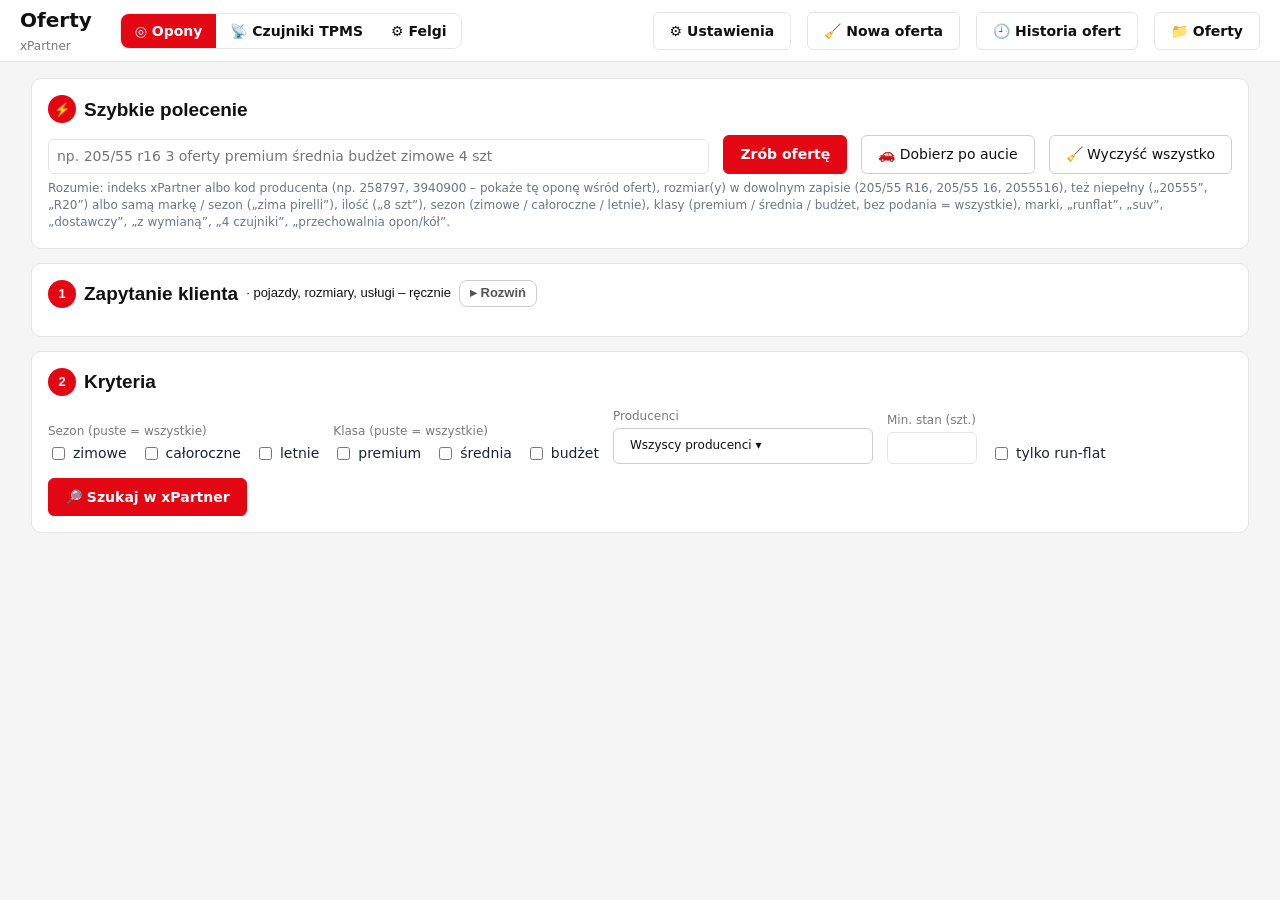
<file: app/oferty/index.html>
<!doctype html><html lang="pl"><head><meta charset="utf-8"><title>Oferty Opon – Latex Serwis</title>

<meta name="viewport" content="width=device-width,initial-scale=1">
<style>
:root{--navy:#141414;--red:#E30613;--red2:#B8050F;--bg:#F5F5F5;--card:#fff;--line:#E4E4E4;--muted:#7A7A7A;--ok:#1E7D32;--warn:#8A5A00}
*{box-sizing:border-box}body{margin:0;font:14px/1.45 Poppins,"Segoe UI",system-ui,sans-serif;background:var(--bg);color:#313131}
header{background:#fff;border-bottom:1px solid var(--line);padding:6px 20px;display:flex;align-items:center;gap:10px 16px;flex-wrap:wrap}
header img{height:40px}.brand{font-family:Saira,"Segoe UI",sans-serif;font-weight:800;font-style:italic;color:var(--red);font-size:26px}
header h1{font-size:20px;margin:0;color:#111;font-weight:600}header .v{color:var(--muted);font-size:12px}header .sp{flex:1}
header button{background:#fff;border:1px solid var(--line);color:#111}header button:hover{background:#EFEFEF}
.topbar{display:none}
main{max-width:1250px;margin:0 auto;padding:16px}
.card{background:var(--card);border:1px solid var(--line);border-radius:10px;padding:16px;margin-bottom:14px}
h2{font-family:Saira,"Segoe UI",sans-serif;font-weight:800;font-size:19px;margin:0 0 12px;color:#111;display:flex;align-items:center;gap:8px}
h2 .n{display:inline-flex;width:28px;height:28px;border-radius:50%;background:var(--red);color:#fff;font:600 13px Poppins,"Segoe UI",sans-serif;align-items:center;justify-content:center}
textarea,input,select{font:inherit;padding:6px 8px;border:1px solid var(--line);border-radius:6px;background:#fff}
textarea{width:100%;min-height:90px}
button{font:inherit;font-weight:600;padding:8px 16px;border-radius:6px;border:1px solid var(--red);background:var(--red);color:#fff;cursor:pointer}
button:hover{background:var(--red2)}
button.sec{background:#fff;color:#111;border-color:#cfcfcf;font-weight:500}button.sec:hover{background:#EFEFEF}
.kin{background:#15803d!important;border-color:#15803d!important;color:#fff!important;font-weight:600}tr.wk td{background:#f0fdf4}
#kFab{position:fixed;top:14px;right:18px;z-index:50;background:#E30613;color:#fff;border:0;border-radius:22px;padding:9px 16px;font-weight:700;box-shadow:0 6px 18px #e3061355;cursor:pointer}
#kToast{position:fixed;left:50%;bottom:22px;transform:translateX(-50%);z-index:60;background:#111;color:#fff;border-radius:10px;padding:10px 16px;font-size:13px;box-shadow:0 6px 20px #0004;display:none;gap:14px;align-items:center}#kToast b{color:#86efac}#kToast a{color:#fff;text-decoration:underline;cursor:pointer}
.seg{display:flex;flex-shrink:0;border:1px solid var(--line);border-radius:9px;overflow:hidden;margin-left:12px}.seg button{border:0;border-radius:0;background:#fff;color:#111;padding:7px 14px;font-weight:600;white-space:nowrap}.seg button.on{background:var(--red);color:#fff}
.tf{display:flex;gap:12px;flex-wrap:wrap;align-items:flex-end}.tf label{display:flex;flex-direction:column;gap:4px;font-size:12px;color:#666}.tf select,.tf input{width:auto}
.tg{display:inline-block;font-size:11px;padding:2px 7px;border-radius:10px;font-weight:600;white-space:nowrap}.tg.oe{background:#eef2ff;color:#3730a3}.tg.zam{background:#fff7ed;color:#9a3412}.tg.uni{background:#ecfdf5;color:#047857}.tg.nar{background:#f4f4f5;color:#52525b}.tg.demo{background:#fef3c7;color:#92400e}
tr.tgr td{background:#fafafa;font-weight:600;font-size:12px;color:#555}
.zkt{background:var(--red);color:#fff;border-radius:12px;padding:1px 9px;font-size:13px;font-weight:600}.zkt.x{background:#f4f4f5;color:#52525b;font-weight:500}
.rozf{display:flex;flex-wrap:wrap;gap:6px;margin:4px 0 8px}.rozf button.sec{padding:3px 9px;font-size:12px}.rozf button.sec.on{background:#E30613;color:#fff;border-color:#E30613}.rozf button.sec.on .muted{color:#fff}
button.red{background:var(--red);border-color:var(--red)}
input:focus,select:focus,textarea:focus{outline:none;border-color:var(--red)}input[type=checkbox]{accent-color:var(--red)}
button:disabled{opacity:.5;cursor:wait}
table{border-collapse:collapse;width:100%}th,td{border-bottom:1px solid var(--line);padding:5px 6px;text-align:left;vertical-align:middle}
th{font-size:12px;color:var(--muted);font-weight:500;background:#fafafa}tr:hover td{background:#fff7f7}
td input{width:100%}.num{text-align:right;white-space:nowrap}
.row{display:flex;gap:14px;flex-wrap:wrap;align-items:flex-end}.row label{display:flex;flex-direction:column;font-size:12px;color:var(--muted);gap:3px}
.chips label{flex-direction:row;align-items:center;gap:5px;color:#1c2430;font-size:14px}
.res h3{font-size:14px;margin:16px 0 6px;background:#141414;color:#fff;padding:8px 10px;border-radius:6px;border-left:5px solid var(--red)}
.res h3 .demo{display:inline-block;font-size:11px;font-weight:700;padding:1px 7px;border-radius:9px;background:#FFF4E0;color:#8A5A00;border:1px solid #F5A000}
.tag{background:#ffffff22;color:#fff}.res h3 button.sec{padding:2px 10px}
.bad{color:#999}.ok{color:var(--ok);font-weight:600}.warn{color:var(--warn)}
.msg{padding:8px 12px;border-radius:6px;margin-top:8px;white-space:pre-wrap}.msg.e{background:#fdecec;color:#8a1111}.msg.i{background:#e9f5ec;color:#145a26}.msg.w{background:#fff6dc;color:#5c4400;white-space:normal}.msg.ok{background:#e9f5ec;color:#145a26;white-space:normal}
.hb{background:var(--red);color:#fff;border-radius:9px;padding:0 7px;font-size:12px;font-weight:800;margin-left:4px}
.sx{font-size:12px;font-weight:700;border-radius:9px;padding:2px 8px;white-space:nowrap}.sx.nowa{background:#eee}.sx.wyslana{background:#e3edfb;color:#0B4FA8}.sx.przyjeta{background:#e1f4e4;color:#1b6b2a}.sx.odrzucona{background:#f1f1f1;color:#888}.sx.zamowiona{background:#141414;color:#fff}
body.hidebuy .buy{display:none}
.tag{display:inline-block;font-size:11px;padding:1px 8px;border-radius:9px;background:#F0F0F0;color:#444}
.zk{border:1px solid var(--line);border-radius:10px;padding:10px 14px;margin-bottom:10px}.zk.err{border-color:var(--red);background:#fff5f5}
.zk .h{display:flex;gap:10px;align-items:baseline;flex-wrap:wrap}.zk .h b{font-size:15px}.zk table{width:100%;border-collapse:collapse;margin-top:6px;font-size:13px}
.zk td,.zk th{padding:4px 6px;border-bottom:1px solid #eee;text-align:left}.zk .n{text-align:right;white-space:nowrap}
.st{display:inline-block;font-size:11px;font-weight:700;padding:1px 8px;border-radius:9px;background:#EEF3FF;color:#1d4f9c}.st.s5{background:#fde8e8;color:#b00012}.st.s6{background:#e9f5ec;color:#145a26}
button.zt.on{background:var(--navy);color:#fff;border-color:var(--navy)}.fr{cursor:pointer}.fr:hover td{background:#fafafa}
input:disabled,select:disabled,textarea:disabled{background:#eee;color:#888;cursor:not-allowed}
.tgl{display:inline-flex;border:1px solid #ccc;border-radius:9px;overflow:hidden}.tgl button{border:0;border-radius:0;background:#fff;color:#141414;font-weight:600;padding:8px 14px}.tgl button.on{background:#141414;color:#fff}
.alt{font-size:12px;color:#555;cursor:pointer;text-decoration:underline dotted}.alt:hover{color:var(--red)}
.uwbox{margin:6px 0 12px;padding:10px 12px;border-radius:10px;background:#fffdf5;border:1px solid #f0d27a}.uwbox textarea{min-height:0;margin-top:6px}
.uwh{display:inline-block;background:#fff8e1;border:1px solid #f0d27a;color:#6b4e00;border-radius:7px;padding:2px 8px;font-size:12px;margin-top:4px;max-width:420px;white-space:pre-wrap}
.tog{cursor:pointer;user-select:none}.tog .chev{float:right;font-size:13px;font-weight:600;color:#555;border:1px solid #ccc;border-radius:8px;padding:3px 10px}
.kz{display:flex;gap:8px;align-items:center;flex-wrap:wrap;margin:10px 0;padding:10px 12px;border-radius:10px;background:#fff7f7;border:1px solid #f3c6c9}
.kcols{display:grid;grid-template-columns:1fr 1fr;gap:14px;margin-top:14px}.kbox{border:1px solid var(--line);border-radius:10px;padding:10px 14px}.kbox h4{margin:0 0 8px;font-size:12px;text-transform:uppercase;color:var(--muted);letter-spacing:.04em}
.kbox label{display:block;margin:6px 0;font-size:13px}.kbox input:not([type]),.kbox textarea{width:100%;box-sizing:border-box}.kadr{border:1px solid var(--line);border-radius:8px;padding:7px 10px;margin:4px 0;cursor:pointer;display:flex;gap:8px;align-items:flex-start}
.kadr.on{border-color:var(--navy);background:#f6f7fb}.kadr.nowy{display:block;border-style:dashed}.kform{display:none;grid-template-columns:2fr 1fr;gap:6px;margin-top:6px}.kadr.nowy.on .kform{display:grid}
.ksum{display:flex;gap:10px;margin-top:10px}.ksum div{flex:1;border:1px solid var(--line);border-radius:8px;padding:6px 12px}.ksum small{display:block;color:var(--muted);font-size:11px}.ksum b{font-size:17px}.ksum .k b{color:var(--red);font-size:20px}
.kq{display:inline-flex;border:1px solid #ccc;border-radius:7px;overflow:hidden}.kq button{border:0;background:#f3f3f3;color:#111;padding:2px 9px;border-radius:0}.kq input{width:44px;border:0;text-align:center}
tr.kbad td{background:#fff4f4}
dialog{border:none;border-radius:10px;padding:20px;max-width:620px;width:95%}dialog::backdrop{background:#0006}
.grid2{display:grid;grid-template-columns:1fr 1fr;gap:10px}.grid2 label{display:flex;flex-direction:column;font-size:12px;color:var(--muted);gap:3px}
#email{min-height:420px;font-family:"Segoe UI",system-ui,sans-serif;font-size:15px;line-height:1.55;padding:12px}
.vcards{display:grid;grid-template-columns:repeat(auto-fill,minmax(300px,1fr));gap:12px}
.vcard{border:1px solid var(--line);border-top:4px solid var(--red);border-radius:10px;padding:14px 16px;background:#fff}
.vcard .t{font-size:13px;color:var(--muted);text-transform:uppercase;letter-spacing:.04em}
.vcard .m{font-size:18px;font-weight:600;color:var(--navy);margin:4px 0 10px}
.vcard .l{display:flex;justify-content:space-between;font-size:15px;padding:2px 0}
.vcard .tot{display:flex;justify-content:space-between;align-items:baseline;border-top:1px solid var(--line);margin-top:8px;padding-top:8px}
.vcard .tot b{font-size:26px;color:var(--red)}
.ulk{display:inline-flex;align-items:center;gap:8px;margin:6px 8px 0 0;padding:10px 14px;border:1px solid #cfcfcf;border-radius:8px;text-decoration:none;color:#111;font-size:15px;font-weight:600;background:#fff}
.ulk:hover{background:#fff1f1;border-color:var(--red)}.ulk span{color:var(--red)}
#outCard h2{font-size:20px}#outCard button{font-size:15px;padding:9px 16px}
.khac{position:absolute;z-index:60;left:0;right:0;top:100%;margin-top:2px;background:#fff;border:1px solid #d4d4d8;border-radius:8px;box-shadow:0 8px 24px rgba(0,0,0,.14);max-height:230px;overflow:auto;display:none}
.khac.on{display:block}
#kNumUw label{position:relative}
.khac .it{display:flex;align-items:center;gap:8px;padding:8px 10px;font-size:14px;cursor:pointer}
.khac .it:hover,.khac .it.sel{background:#fdeaea}
.khac .it .t{flex:1;white-space:nowrap;overflow:hidden;text-overflow:ellipsis}
.khac .it .t b{color:var(--red);font-style:normal}
.khac .it .x{color:#9ca3af;border:none;background:none;font-size:16px;line-height:1;cursor:pointer;padding:0 4px}
.khac .it .x:hover{color:var(--red)}
.khac .hdr{padding:6px 10px;font-size:11px;color:var(--muted);border-bottom:1px solid var(--line);background:#fafafa;display:flex;justify-content:space-between;gap:10px}
.khac .hdr a{color:var(--muted);cursor:pointer;text-decoration:underline;white-space:nowrap}
.bdg48{display:inline-block;background:#fef3c7;color:#b45309;border:1px solid #fcd34d;border-radius:999px;padding:0 7px;font-size:11px;font-weight:700;white-space:nowrap}
.bdg48.m{background:#f4f4f5;color:#52525b;border-color:#d4d4d8;font-weight:600}
tr.k48 td{background:#fffbeb}
.tbl{width:100%;border-collapse:collapse;font-size:13px}.tbl th{text-align:left;color:#6b7280;font-weight:600;border-bottom:1px solid #e4e4e7;padding:6px}.tbl td{border-bottom:1px solid #f1f1f1;padding:6px}
.fgrid{display:grid;grid-template-columns:repeat(auto-fill,minmax(220px,1fr));gap:12px}
.fw{border:1px solid #e4e4e7;border-radius:12px;padding:10px;cursor:pointer;background:#fff;position:relative}.fw:hover{border-color:#d81f26}.fw.on{outline:2px solid #d81f26}
.fw .ph{width:100%;height:160px;object-fit:contain;background:#fafafa;border-radius:8px;display:flex;align-items:center;justify-content:center;color:#9ca3af;font-size:44px}
.fw .nm{font-weight:700;font-size:13px;margin:8px 0 4px;line-height:1.25}.fw .ch{display:flex;flex-wrap:wrap;gap:4px;margin:4px 0}.fw .ch span{background:#f4f4f5;border-radius:999px;padding:1px 7px;font-size:11px}
.fw .rw{display:flex;justify-content:space-between;align-items:baseline;font-size:12px;margin-top:4px}.fw .ce{font-size:17px;font-weight:800}
.fw.malo .st{color:#b45309}.fw .st{color:#166534;font-weight:700}
.fdod{display:grid;grid-template-columns:1fr 1fr;gap:14px;margin-top:12px}.fdod>div{border:1px solid #e4e4e7;border-radius:10px;padding:10px}
.fsel{margin:8px 0;font-size:13px;min-height:22px}.fsel .muted{font-size:12px}
.fwyb{display:flex;gap:10px;flex-wrap:wrap;margin-bottom:12px}.fwyb .w{display:flex;align-items:center;gap:8px;border:2px solid var(--red);border-radius:10px;padding:6px 10px;background:#fff;font-size:13px}.fwyb img{width:44px;height:44px;object-fit:contain}.fnr{background:var(--red);color:#fff;border-radius:6px;padding:1px 7px;font-size:12px;font-weight:700;margin-right:4px}.fwyb .x{color:var(--muted);cursor:pointer;font-size:16px;margin-left:4px}
.fw .bw{position:absolute;top:8px;right:8px;font-size:11px;font-weight:700;padding:2px 8px;border-radius:6px;border:1px solid #d4d4d8;background:#fff;z-index:1}.fw.on .bw{background:var(--red);color:#fff;border-color:var(--red)}
.vcard img.fph{width:100%;height:140px;object-fit:contain;background:#fafafa;border-radius:8px;margin-bottom:6px}.vcard.zle{border-color:#e11d48;background:#fff5f5}.vcard .bl{color:#b00012;font-size:13px;font-weight:600;margin-top:6px}
.ctabs{display:flex;gap:6px;flex-wrap:wrap;border-bottom:2px solid var(--line);padding-bottom:8px;margin-bottom:12px}.ctabs .on{background:var(--red);color:#fff;border-color:var(--red)}
.cpane{display:none}.cpane.on{display:grid}.cpane[data-t=pdf].on{display:block}.csek{font-size:12px;color:var(--muted);margin:6px 0 2px;font-weight:600}.cinfo{background:#eef6ff;border:1px solid #bfdbfe;border-radius:8px;padding:8px 10px;font-size:13px}
.asel{display:grid;grid-template-columns:repeat(4,1fr);gap:10px}.asel label{font-size:12px;color:var(--muted);display:flex;flex-direction:column;gap:3px}
.atech{display:grid;grid-template-columns:repeat(3,1fr);gap:8px;margin:8px 0}.atech div{background:#f4f4f5;border-radius:8px;padding:6px 10px}.atech small{display:block;color:var(--muted);font-size:11px}
.aoe{background:#dcfce7;color:#166534;border-radius:6px;padding:1px 7px;font-size:11px;font-weight:700}.azm{background:#e0e7ff;color:#3730a3;border-radius:6px;padding:1px 7px;font-size:11px;font-weight:700}
.fauto{background:#eef6ff;border:1px solid #bfdbfe;border-radius:10px;padding:8px 12px;margin-top:10px;font-size:13px;display:flex;gap:10px;align-items:center;flex-wrap:wrap}
.foc{display:inline-block;border-radius:6px;padding:2px 7px;font-size:11px;font-weight:700;margin-top:4px}.foc.ok{background:#dcfce7;color:#166534}.foc.zm{background:#e0e7ff;color:#3730a3}.foc.uw{background:#fef3c7;color:#92400e}.foc.nie{background:#fde8e8;color:#b00012}
.bezCen .cenaEd{display:none!important}.cenaInfo{display:none;font-size:12px;color:#92400e}.bezCen .cenaInfo{display:block}
.kban{background:#fef3c7;border:1px solid #fcd34d;color:#78350f;border-radius:10px;padding:10px 14px;margin:0 0 14px;display:flex;gap:12px;align-items:center;flex-wrap:wrap}
.fpick{max-height:220px;overflow:auto;margin-top:6px;font-size:12px}.fpick div{display:flex;justify-content:space-between;gap:8px;padding:4px 6px;border-bottom:1px solid #f1f1f1;cursor:pointer}.fpick div:hover{background:#fef2f2}.fpick div.on{background:#fee2e2;font-weight:700}
@media(max-width:1000px){.fdod{grid-template-columns:1fr}}
.oc{display:inline-block;background:#e0e7ff;color:#3730a3;border:1px solid #a5b4fc;border-radius:999px;padding:0 6px;font-size:10px;font-weight:700;vertical-align:1px}
.rft{display:inline-block;background:#fee2e2;color:#b91c1c;border:1px solid #fca5a5;border-radius:999px;padding:0 6px;font-size:10px;font-weight:700;vertical-align:1px}
.szuk td{background:#dbeafe!important;font-weight:600}
.ban48{background:#fef3c7;border:1px solid #fcd34d;color:#78350f;border-radius:10px;padding:8px 12px;font-size:13px;margin-bottom:10px}
</style></head><body><button id="kFab" onclick="openKosz()" style="display:none"></button><div id="kToast"></div>
<header><div><h1>Oferty</h1><span class="v">xPartner</span></div><div class="seg"><button id="segO" class="on" onclick="widok('o')">◎ Opony</button><button id="segT" onclick="widok('t')">📡 Czujniki TPMS</button><button id="segF" onclick="widok('f')">⚙️ Felgi</button></div><span class="sp"></span>
<button onclick="openCfg()">⚙ Ustawienia</button><button onclick="clearAll()" title="Czyści zapytanie, pojazdy, kryteria i ofertę">🧹 Nowa oferta</button><button onclick="openHist()">🕘 Historia ofert <span id="hBadge" class="hb" style="display:none"></span></button><button id="bZam" onclick="openZam()" style="display:none">📦 Zamówienia</button><button id="bKosz" onclick="openKosz()" style="display:none">🛒 Koszyk <span id="kBadge" class="hb" style="display:none"></span></button><button onclick="api('/api/open')">📁 Oferty</button></header><div class="topbar"></div>
<main id="mainO">
<div class="card"><h2><span class="n">⚡</span>Szybkie polecenie</h2>
<div class="row"><input id="quick" style="flex:1;min-width:300px" placeholder="np. 205/55 r16 3 oferty premium średnia budżet zimowe 4 szt" onkeydown="if(event.key==='Enter')quick()"><button onclick="quick()" id="bQ">Zrób ofertę</button><button class="sec tylkoDobor" onclick="aOtworz('o')" title="Marka, model, rok, wersja → rozmiary fabryczne i zamienniki">🚗 Dobierz po aucie</button><button class="sec" onclick="clearAll()" title="Czyści polecenie, zapytanie klienta, wyniki, zaznaczenia i ofertę">🧹 Wyczyść wszystko</button></div>
<div style="font-size:12px;color:#6b7785;margin-top:6px">Rozumie: indeks xPartner albo kod producenta (np. 258797, 3940900 – pokaże tę oponę wśród ofert), rozmiar(y) w dowolnym zapisie (205/55 R16, 205/55 16, 2055516), też niepełny („20555”, „R20”) albo samą markę / sezon („zima pirelli”), ilość („8 szt”), sezon (zimowe / całoroczne / letnie), klasy (premium / średnia / budżet, bez podania = wszystkie), marki, „runflat”, „suv”, „dostawczy”, „z wymianą”, „4 czujniki”, „przechowalnia opon/kół”.</div><div id="qMsg"></div></div>
<div class="card"><h2 class="tog" onclick="zapTog()"><span class="n">1</span>Zapytanie klienta <span class="muted" style="font-size:13px;font-weight:400">· pojazdy, rozmiary, usługi – ręcznie</span><span class="chev" id="zapChev">▸ Rozwiń</span></h2>
<div id="zapBody" style="display:none">
<div class="row" style="margin-bottom:8px"><label>Klient (opcjonalnie – trafia do oferty i historii)<input id="klient" placeholder="np. Firma XYZ" size="40"></label></div>
<textarea id="paste" placeholder="Wpisz lub wklej pojazdy – każdy w osobnej linii, w dowolnej kolejności, np.:
skoda octavia 2055516 dw5444lw
superb 215/55 17 DX1209H 4 szt
DX3985C octavia 205/60 16 tylko wymiana
(albo wklej tabelę z maila, albo przeciągnij tu plik Excel z szablonu)" onkeydown="if(event.key==='Enter'&&event.ctrlKey)parsePaste()"></textarea>
<div class="row" style="margin:8px 0"><button onclick="parsePaste()">Wczytaj pojazdy</button><button class="sec" onclick="api('/api/szablon',{}).catch(e=>alert(e.message))" title="Pobiera pusty arkusz Excel do wypełnienia (rejestracja, marka, model, rozmiar…)">📥 Szablon Excel</button><label class="sec xbtn" title="Wczytuje wypełniony szablon Excel">📤 Wczytaj z Excela<input type="file" accept=".xlsx,.xlsm" style="display:none" onchange="loadXlsx(this.files[0]);this.value=''"></label><button class="sec" onclick="clearAll()">🧹 Wyczyść wszystko</button><span style="font-size:12px;color:var(--muted);align-self:center">Ctrl+Enter</span><button class="sec" onclick="addRow()">+ Dodaj pojazd</button></div>
<table id="veh"><thead><tr><th>Rejestracja</th><th>Pojazd</th><th>Typ</th><th>Rozmiar</th><th>Ilość opon</th><th>Wymiana</th><th title="Ile kół ma czujniki ciśnienia – dopłata za obsługę czujnika przy wymianie opony">Koła z TPMS</th><th>Przechowalnia</th><th></th></tr></thead><tbody></tbody></table>
</div></div>
<script>function zapTog(on){const b=$('#zapBody');if(on===undefined)on=b.style.display==='none';b.style.display=on?'':'none';$('#zapChev').textContent=on?'▾ Zwiń':'▸ Rozwiń';try{localStorage.setItem('oferty_zapytanie',on?'1':'0')}catch(e){}}
try{if(localStorage.getItem('oferty_zapytanie')==='1')document.addEventListener('DOMContentLoaded',()=>zapTog(true))}catch(e){}</script>
<div class="card" id="krytCard"><h2><span class="n">2</span>Kryteria</h2>
<div class="row">
<label>Sezon (puste = wszystkie)<span class="row chips"><label><input type="checkbox" class="sez" value="Zimowa">zimowe</label><label><input type="checkbox" class="sez" value="Całoroczna">całoroczne</label><label><input type="checkbox" class="sez" value="Letnia">letnie</label></span></label>
<label>Klasa (puste = wszystkie)<span class="row chips"><label><input type="checkbox" class="kl" value="PREMIUM">premium</label><label><input type="checkbox" class="kl" value="MIDDLE">średnia</label><label><input type="checkbox" class="kl" value="BUDGET">budżet</label></span></label>
<label>Producenci<input type="hidden" id="prod"><button type="button" class="sec" id="prodBtn" onclick="openProd()" style="min-width:260px;text-align:left">Wszyscy producenci ▾</button></label>
<label>Min. stan (szt.)<input id="minstan" type="number" style="width:90px"></label>
<label class="chips"><span>&nbsp;</span><label><input type="checkbox" id="std">tylko run-flat</label></label>
<script>document.addEventListener('change',e=>{if(e.target.closest&&e.target.closest('#krytCard'))autoSzukaj()});
function autoSzukaj(){if(typeof RES!=='undefined'&&RES&&$('#resCard').style.display!=='none'){clearTimeout(window._ks);window._ks=setTimeout(()=>search(),600)}}</script>
<button onclick="search()" id="bS">🔎 Szukaj w xPartner</button>
</div><div id="sMsg"></div></div>
<div class="card res" id="resCard" style="display:none"><h2><span class="n">3</span>Wybór opon <span class="tag" id="wzor">cena oferty = zakup netto + marża + VAT</span> <button class="sec" style="padding:2px 10px;font-size:12px" onclick="hideBuy()">👁 ceny zakupu</button></h2>
<div class="fbar">
<label>Hamowanie na mokrym<select id="f_wet" onchange="PAGE={};render()"><option value="">dowolne</option><option value="A">A</option><option value="B">A–B</option><option value="C">A–C</option></select></label>
<label>Opory toczenia<select id="f_rr" onchange="PAGE={};render()"><option value="">dowolne</option><option value="A">A</option><option value="B">A–B</option><option value="C">A–C</option></select></label>
<label>Hałas max (dB)<input id="f_noise" type="number" min="60" max="80" placeholder="—" style="width:80px" oninput="PAGE={};render()"></label>
<label>Homologacja<select id="f_hom" onchange="PAGE={};render()"><option value="">dowolna</option></select></label>
<label>Prędkość<select id="f_spd" onchange="PAGE={};render()"><option value="">dowolna</option></select></label>
<label>Nośność<select id="f_li" onchange="PAGE={};render()"><option value="">dowolna</option></select></label>
<label class="chips" style="align-self:flex-end"><label><input type="checkbox" id="f_rant" onchange="PAGE={};render()">rant ochronny</label></label>
<label>Demo<select id="f_demo" onchange="PAGE={};render()"><option value="">wszystkie</option><option value="bez">bez demo</option><option value="tylko">tylko demo</option></select></label>
<label>Szukaj w wynikach<input id="f_txt" placeholder="model, indeks xPartner…" oninput="PAGE={};render()" style="width:160px"></label>
<button class="sec" onclick="resetF()" style="align-self:flex-end">Wyczyść filtry</button>
</div>
<div id="samoBox" style="display:none;margin:10px 0 4px"><span class="tgl"><button id="samo0" onclick="samoUstaw(false)">Każdy rozmiar osobno</button><button id="samo1" onclick="samoUstaw(true)">🔗 Tylko modele we wszystkich rozmiarach</button></span><div class="muted" style="font-size:12px;margin-top:4px">Te same tabele co zwykle – ukryte są modele, których nie ma we wszystkich rozmiarach w potrzebnej ilości; wiersze ułożone wg modelu (w modelu jak zwykle: najpierw duży stan, potem cena). W szybkim poleceniu: „… ten sam model”.</div></div>
<div id="res"></div>
<div class="row" style="margin-top:12px"><button class="red" onclick="offer()" id="bO">📄 Generuj ofertę (odświeża ceny i stany)</button></div><div id="oMsg"></div></div>
<div class="card" id="outCard" style="display:none"><h2><span class="n">4</span>Oferta</h2>
<div class="uwbox"><b>📝 Uwagi do oferty</b> <span class="muted" style="font-size:12px">– tylko dla nas, nie trafiają do PDF ani do klienta</span> <span id="uwInfo" class="muted" style="font-size:12px"></span>
<textarea id="ouw" rows="2" maxlength="1000" placeholder="np. dla kogo zamówienie, termin odbioru, ustalenia z klientem" oninput="UWZM=true" onchange="zapiszUw()"></textarea>
<div class="row" style="margin-top:4px;justify-content:flex-end;align-items:center;gap:10px"><span id="uwMsg" class="muted" style="font-size:12px"></span><button class="sec" onclick="zapiszUw()">Zapisz uwagi</button></div></div>
<div id="zmBox"></div><div id="edit" class="edit"></div><div id="sum"></div>
<div id="ul" style="margin:10px 0"></div><div id="kz" class="kz" style="display:none"></div>
<div class="row" style="margin:8px 0"><button class="sec" onclick="api('/api/open')">📁 Otwórz folder z ofertą</button><button id="bWa" onclick="waWyslij(this)" style="background:#25D366;border-color:#25D366;color:#fff" title="Kopiuje PDF oferty do schowka i otwiera WhatsApp – wybierz klienta i wklej Ctrl+V">📱 Wyślij przez WhatsApp</button><span id="waInfo" class="muted" style="font-size:12px"></span></div></div>
</main>
<main id="mainT" style="display:none">
<div class="card"><h2><span class="n">⚡</span>Szybkie polecenie – czujniki TPMS</h2>
<div style="display:flex;gap:10px"><input id="tq" placeholder="np. kia sportage 4 szt · 52933D4100 · opel s016 · uniwersalny srebrny" onkeydown="if(event.key==='Enter')tSzukaj()" style="flex:1"><button id="tB" onclick="tSzukaj()">🔎 Szukaj</button><button class="sec" onclick="$('#tq').value='';tSzukaj()">Wszystkie czujniki</button></div>
<div style="font-size:12px;color:#6b7785;margin-top:6px">Rozumie: markę i model auta („kia sportage”, „opel insignia”), numer OE ze starego czujnika („52933D4100”), oznaczenie zamiennika („s016”), rodzaj („oryginał”, „zamiennik”, „uniwersalny”, „bez demo”), producenta („t-pro”, „cub”, „schrader”), zawór („srebrny”, „czarny”, „gumowy”), akcesoria („zestaw naprawczy”, „zawór”, „nakrętka”, „programator”) i ilość („4 szt”). Przy szukaniu po aucie na końcu są też czujniki uniwersalne (do zaprogramowania).</div><div id="tMsg"></div></div>
<div class="card" id="tFilt" style="display:none"><h2><span class="n">⚙</span>Filtry</h2>
<div class="tf"><label>Rodzaj<select id="tf_r" onchange="tRender()"><option value="">wszystkie</option><option value="oe">oryginał OE</option><option value="zam">zamiennik pod markę</option><option value="uni">uniwersalny</option><option value="nar">akcesoria / narzędzia</option></select></label>
<label>DEMO (z demontażu)<select id="tf_d" onchange="tRender()"><option value="">wszystkie</option><option value="bez">bez DEMO</option><option value="tylko">tylko DEMO</option></select></label>
<label>Marka auta<select id="tf_m" onchange="tRender()"></select></label><label>Producent czujnika<select id="tf_p" onchange="tRender()"></select></label>
<label>Zawór<select id="tf_z" onchange="tRender()"><option value="">dowolny</option><option>srebrny</option><option>czarny</option><option>gumowy</option></select></label>
<label>Magazyn<select id="tf_g" onchange="tRender()"></select></label><label>Min. stan<input id="tf_s" type="number" min="0" style="width:70px" oninput="tRender()"></label>
<label>Cena zakupu brutto do<input id="tf_c" type="number" min="0" style="width:90px" placeholder="zł" oninput="tRender()"></label>
<label>Szukaj w wynikach<input id="tf_t" oninput="tRender()" placeholder="nazwa, indeks…"></label><button class="sec" onclick="tWyczysc()">Wyczyść filtry</button></div></div>
<div class="card" id="tCard" style="display:none"><h2><span class="n">📡</span>Wyniki <span id="tIle" class="muted" style="font-size:13px;font-weight:400"></span></h2><div id="tRes"></div></div>
</main>
<main id="mainF" style="display:none">
<div class="card"><h2><span class="n">⚡</span>Szybkie polecenie – felgi</h2>
<div style="display:flex;gap:10px"><input id="fq" placeholder="np. 5x112 R17 ET46 · alu 7x17 5x114.3 · stalowe peugeot 4x108 16 · 190362" onkeydown="if(event.key==='Enter')fSzukaj()" style="flex:1"><button id="fB" onclick="fSzukaj()">🔎 Szukaj felg</button><button class="sec tylkoDobor" onclick="aOtworz('f')" title="Marka, model, rok, wersja → rozmiary, rozstaw, ET i ocena felg">🚗 Dobierz po aucie</button><button class="sec" onclick="fWyczyscWszystko()" title="Czyści polecenie, auto, wyniki, wybrane felgi, opony, czujniki i ofertę">🧹 Wyczyść wszystko</button></div>
<div id="fAuto" style="display:none" class="fauto"></div>
<div style="font-size:12px;color:#6b7785;margin-top:6px">Rozumie: rozstaw śrub („5x112”), średnicę („R17”), szerokość („7x17”, „6.5J16”), ET („ET46”, „ET32/65.1”), otwór centralny („57.1”), „stalowe” / „alu”, markę auta („peugeot”) albo felgi („diewe neve”), indeks xPartner, ilość („4 szt”), „bez demo”.</div><div id="fMsg"></div></div>
<div class="card" id="fFilt" style="display:none"><h2><span class="n">⚙</span>Filtry <span id="fIle" class="muted" style="font-size:13px;font-weight:400"></span></h2>
<div class="tf"><label>Rozstaw śrub<select id="ff_pcd" onchange="fRender()"></select></label><label>Średnica<select id="ff_sred" onchange="fRender()"></select></label>
<label>Szerokość<select id="ff_szer" onchange="fRender()"></select></label><label>ET<select id="ff_et" onchange="fRender()"></select></label>
<label>Otwór<select id="ff_otwor" onchange="fRender()"></select></label><label>Rodzaj<select id="ff_rodzaj" onchange="fRender()"><option value="">wszystkie</option><option value="aluminiowa">aluminiowe</option><option value="stalowa">stalowe</option></select></label>
<label>Producent<select id="ff_prod" onchange="fRender()"></select></label><label>Min. stan<input id="ff_stan" type="number" min="0" style="width:70px" oninput="fRender()"></label>
<label>Szukaj w wynikach<input id="ff_t" oninput="fRender()" placeholder="model, kolor, indeks…"></label><button class="sec" onclick="fWyczysc()">Wyczyść filtry</button></div></div>
<div class="card" id="fCard" style="display:none"><h2><span class="n">🔘</span>Wyniki <span class="muted" style="font-size:13px;font-weight:400"><span id="fWzor"></span> · kliknij felgi (do 3), żeby zrobić ofertę – każda to osobna propozycja</span></h2><div id="fRes" class="fgrid"></div><div id="fWiecej"></div></div>
<div class="card" id="fOf" style="display:none"><h2><span class="n">4</span>Oferta – felgi <span class="muted" style="font-size:13px;font-weight:400">do 3 felg – każda to osobna propozycja; opony, czujniki i usługi wspólne</span></h2>
<div id="fWyb" class="fwyb"></div>
<div class="uwbox"><b>📝 Uwagi do oferty</b> <span class="muted" style="font-size:12px">– tylko dla nas, nie trafiają do PDF ani do klienta</span> <span id="fuwInfo" class="muted" style="font-size:12px"></span>
<textarea id="fuw" rows="2" maxlength="1000" placeholder="np. klient waha się między dwiema felgami, termin odbioru" oninput="FUWZM=true" onchange="fZapiszUw()"></textarea>
<div class="row" style="margin-top:4px;justify-content:flex-end;align-items:center;gap:10px"><span id="fuwMsg" class="muted" style="font-size:12px"></span><button class="sec" onclick="fZapiszUw()">Zapisz uwagi</button></div></div>
<div class="tf" style="margin-bottom:10px"><label>Klient<input id="fo_kl" placeholder="nazwa / telefon" onchange="fLiczD()"></label></div><div id="fOfAuto"></div>
<div class="fdod">
<div><b>◎ Opony do kompletu</b> <span class="muted">wspólne dla wszystkich felg</span><div id="fo_opW" class="fsel"></div><button class="sec" onclick="fWybierzOpony()">🔎 Wybierz / zmień opony</button></div>
<div class="tylkoTpms"><b>📡 Czujniki TPMS</b> <span class="muted">część z xPartner</span><div id="fo_czW" class="fsel"></div><button class="sec" onclick="fWybierzCzujniki()">🔎 Wybierz czujniki</button></div>
</div>
<div id="fEdit" class="edit" style="margin-top:12px"></div><div id="fBlad"></div><div id="fSum"></div>
<div id="fUl" style="margin:10px 0"></div><div id="fKz" class="kz" style="display:none"></div>
<div class="row" style="margin:8px 0"><button class="sec" onclick="api('/api/open')">📁 Otwórz folder z ofertą</button><button onclick="fWa(this)" style="background:#25D366;border-color:#25D366;color:#fff" title="Kopiuje PDF oferty do schowka i otwiera WhatsApp – wybierz klienta i wklej Ctrl+V">📱 Wyślij przez WhatsApp</button><span id="fwaInfo" class="muted" style="font-size:12px"></span></div>
<div id="foMsg"></div></div>
</main>
<dialog id="hdlg" style="max-width:1100px;padding:0">
<div style="display:flex;align-items:center;justify-content:space-between;padding:12px 18px;border-bottom:1px solid var(--line)"><b style="font-size:16px">Historia ofert</b><button class="sec" onclick="hdlg.close()" style="padding:2px 10px">✕</button></div>
<div style="padding:14px 18px;max-height:70vh;overflow:auto"><input id="hq" placeholder="Szukaj: klient, rejestracja, pojazd, rozmiar, model opony, osoba…" oninput="clearTimeout(window._ht);window._ht=setTimeout(loadHist,250)" style="width:100%;font-size:15px;padding:9px 12px;margin-bottom:10px"><div id="hfil" style="margin-bottom:8px"></div><div id="hl"></div></div>
</dialog>
<dialog id="zdlg" style="max-width:1150px;padding:0">
<div style="display:flex;align-items:center;gap:8px;padding:12px 18px;border-bottom:1px solid var(--line)"><b style="font-size:16px;flex:1">Zamówienia xPartner</b>
<button class="sec zt on" data-t="z" onclick="zTab(this)">📦 Otwarte</button><button class="sec zt" data-t="h" onclick="zTab(this)">✅ Zrealizowane</button><button class="sec zt" data-t="f" id="bFak" onclick="zTab(this)">🧾 Faktury</button>
<button class="sec" onclick="zOdswiez()" title="Pobierz ponownie z xPartner">↻</button><button class="sec" onclick="zdlg.close()" style="padding:2px 10px">✕</button></div>
<div style="padding:14px 18px;max-height:72vh;overflow:auto">
<div id="zZ"><div id="zDaty" class="row" style="display:none;gap:8px;margin-bottom:8px;align-items:center;flex-wrap:wrap">od <input type="date" id="hod" style="width:auto"> do <input type="date" id="hdo" style="width:auto"><button onclick="loadZamk()">Pokaż</button>
<span class="muted" style="font-size:12px">xPartner nie ma listy zamówień zamkniętych – szukamy ich po fakturach z wybranego okresu (od 1.02.2026)</span></div><div class="row" style="gap:8px;margin-bottom:8px;flex-wrap:wrap"><input id="zq" placeholder="Szukaj: nr zamówienia lub faktury, opona, osoba, odbiorca…" oninput="zDraw()" style="flex:1;min-width:220px;padding:8px 10px">
<select id="zos" onchange="zDraw()" style="width:auto" title="Kto zamówił przez Panel (osoby z Twojego oddziału)"></select><select id="zkto" onchange="try{localStorage.setItem(ZKTO_KEY,this.value)}catch(e){};zDraw()" style="width:auto"></select><select id="zst" onchange="zDraw()" style="width:auto"><option value="">wszystkie statusy</option><option value="otw">bez „Zrealizowane”</option><option value="5">tylko z błędem</option></select></div>
<div id="zSum"></div><div id="zL"><p class="muted">Wczytuję…</p></div></div>
<div id="zF" style="display:none"><div class="row" style="gap:8px;margin-bottom:8px;align-items:center;flex-wrap:wrap">od <input type="date" id="fod" style="width:auto"> do <input type="date" id="fdo" style="width:auto"><button onclick="loadFak()">Pokaż</button>
<span class="muted" style="font-size:12px">xPartner udostępnia faktury od 1.02.2026, maks. rok wstecz</span></div><div id="fL"></div></div>
</div></dialog>
<dialog id="kdlg" style="max-width:1150px;padding:0">
<div style="display:flex;align-items:center;gap:10px;padding:12px 18px;border-bottom:1px solid var(--line)"><b style="font-size:16px">🛒 Koszyk xPartner</b><span id="kCzas" class="muted" style="font-size:12px;flex:1"></span><button class="sec" onclick="kOdswiez()" title="Sprawdź ponownie ceny i stany w xPartner">↻</button><button class="sec" onclick="kdlg.close()" style="padding:2px 10px">✕</button></div>
<div style="padding:14px 18px;max-height:72vh;overflow:auto"><div id="kMsg"></div><div id="kL"></div><div id="kSum"></div>
<div class="kcols"><div class="kbox"><h4>Dostawa</h4><div id="kAdr"><p class="muted">Wczytuję adresy z xPartner…</p></div>
<div class="kadr nowy" onclick="kWyb('nowy')" id="kNowy"><label style="display:flex;gap:6px;align-items:center;font-weight:600"><input type="radio" name="kadr" value="nowy"> ＋ Nowy adres jednorazowy</label>
<div class="kform"><input id="na_name" maxlength="76" placeholder="Nazwa firmy / imię i nazwisko *"><input id="na_vatin" maxlength="13" placeholder="NIP"><input id="na_street" maxlength="35" placeholder="Ulica i numer *"><input id="na_phone" maxlength="25" placeholder="Telefon (komórka)">
<div style="display:grid;grid-template-columns:90px 1fr;gap:6px"><input id="na_zipCode" maxlength="6" placeholder="Kod *"><input id="na_city" maxlength="25" placeholder="Miasto *"></div><input id="na_receivingPerson" maxlength="76" placeholder="Osoba odbierająca"></div>
<label style="font-size:12px"><input type="checkbox" id="naZap" checked> zapisz na liście adresów</label></div>
<div class="muted" style="font-size:12px;margin-top:10px">Dokument: <b>Faktura VAT</b> · płatność: <b>przelew</b> (stałe)</div></div>
<div class="kbox" id="kNumUw"><h4>Numery i uwagi</h4><label>Numer własny zamówienia <span class="muted">(na fakturze, maks. 35 znaków, bez polskich liter)</span><input id="kNr" maxlength="35"></label>
<label>Na fakturze, WZ i liście przewozowym (np. nr rej., VIN) <span class="muted">– bez polskich liter, maks. 100</span><input id="kOpis" maxlength="100"></label>
<label>Uwagi dla operatora xPartner <span class="muted">(maks. 255)</span><textarea id="kUw" rows="3" maxlength="255" placeholder="tylko gdy naprawdę potrzebne"></textarea></label>
<div class="warn" style="font-size:12px;padding:6px 8px;border-radius:6px;background:#fff3cd;color:#7a5900">⚠ Uwagi sprawdza człowiek w xPartner – wydłużają realizację zamówienia. Wpisuj tylko w uzasadnionych przypadkach.</div></div></div></div>
<div style="display:flex;gap:10px;align-items:center;padding:12px 18px;border-top:1px solid var(--line);background:#fafafa"><button class="sec" onclick="kWyczysc()">Opróżnij koszyk</button><span class="muted" style="font-size:12px">Przed wysłaniem pokażę podsumowanie z kwotą do potwierdzenia.</span><button id="kDalej" style="margin-left:auto" onclick="kPotw()">Dalej: potwierdź zamówienie →</button></div></dialog>
<dialog id="kpdlg" style="max-width:640px;padding:0"><div style="padding:14px 18px;border-bottom:1px solid var(--line)"><b style="font-size:16px">Potwierdź zamówienie</b></div><div id="kpB" style="padding:14px 18px"></div>
<div id="kpF" style="display:flex;gap:10px;padding:12px 18px;border-top:1px solid var(--line);background:#fafafa"><button class="sec" onclick="kpdlg.close()">← Popraw</button><button id="kZam" style="margin-left:auto" onclick="kZamow()"></button></div></dialog>
<dialog id="pdlg" style="max-width:980px;padding:0">
<div style="display:flex;align-items:center;justify-content:space-between;padding:12px 18px;border-bottom:1px solid var(--line)"><b id="pTitle" style="font-size:16px">Wybierz producentów</b><button class="sec" onclick="pdlg.close()" style="padding:2px 10px">✕</button></div>
<div style="padding:14px 18px;max-height:65vh;overflow:auto"><input id="pSearch" placeholder="Szukaj…" oninput="drawProd()" style="width:100%;font-size:15px;padding:9px 12px;margin-bottom:10px"><div id="pBody"></div></div>
<div style="display:flex;justify-content:flex-end;gap:8px;padding:12px 18px;border-top:1px solid var(--line)"><button class="sec" onclick="PSEL.clear();drawProd()">Odznacz wszystkie</button><button onclick="applyProd()">Zastosuj</button></div>
</dialog>
<style>
.edit{background:#fafafa;border:1px solid var(--line);border-radius:10px;padding:10px 14px;margin-bottom:14px}
.edit .t{font-size:12px;color:var(--muted);margin-bottom:6px}
.edit .r{display:flex;flex-wrap:wrap;gap:14px;align-items:center;padding:6px 0;border-top:1px solid var(--line);font-size:15px}
.edit .r:first-of-type{border-top:none}.edit .r b{min-width:200px}
.edit label{display:flex;align-items:center;gap:6px}.edit input[type=number]{width:60px}
.fbar{display:flex;flex-wrap:wrap;gap:12px;align-items:flex-end;background:#fafafa;border:1px solid var(--line);border-radius:10px;padding:10px 12px;margin-bottom:6px}
.fbar label{display:flex;flex-direction:column;font-size:12px;color:var(--muted);gap:3px}
th.s{cursor:pointer;user-select:none;white-space:nowrap}th.s:hover{color:#111}th.s.on{color:var(--red)}
.pr-in{width:120px!important;text-align:right;font-weight:600}.pr-in.man{border-color:var(--red);background:#fff1f1}
.xbtn,.row label.xbtn{display:inline-flex;flex-direction:row;gap:4px;align-items:center;font-weight:500;padding:8px 16px;border-radius:6px;border:1px solid #cfcfcf;background:#fff;color:#111;cursor:pointer;font-size:14px}.xbtn:hover{background:#EFEFEF}
#paste.drag{border-color:var(--red);background:#fff1f1}
.wtabs{display:flex;gap:6px;margin-bottom:8px}.wtabs .on{background:#141414;color:#fff;border-color:#141414}
.wgrid{display:grid;grid-template-columns:repeat(5,1fr);gap:8px}
.wgrid .w{border:1px solid var(--line);border-radius:8px;padding:6px 8px;text-align:center;background:#fafafa}
.wgrid .w b{display:block;font-family:Saira,"Segoe UI",sans-serif;font-size:17px;color:#111}
.wgrid .w input{width:100%;text-align:center;font-size:15px;font-weight:600;margin:3px 0}
.wgrid .w small{color:var(--muted);font-size:11px}
.pgrp{margin:12px 0 4px;display:flex;align-items:center;gap:8px;background:#F0F0F0;padding:6px 10px;font-weight:700;font-size:16px;border-left:6px solid}
.pgrid{display:grid;grid-template-columns:repeat(5,1fr);gap:4px 12px;padding:6px 4px}
.pgrid label{display:flex;align-items:center;gap:6px;font-size:13px;color:#222;cursor:pointer;white-space:nowrap;overflow:hidden;text-overflow:ellipsis}
.pmore{color:var(--red);cursor:pointer;font-size:13px}
@media(max-width:700px){.pgrid{grid-template-columns:repeat(2,1fr)}}
</style>
<dialog id="adlg" style="max-width:1000px;width:96vw"><h2 style="margin-top:0">🚗 Dobierz po aucie <span class="muted" style="font-size:12px;font-weight:400">dane: wheel-size.com · rynek europejski</span></h2>
<div class="asel"><label>Marka<select id="a_make" onchange="aZmiana('make')"></select></label><label>Model<select id="a_model" onchange="aZmiana('model')"></select></label>
<label>Rok<select id="a_year" onchange="aZmiana('year')"></select></label><label>Wersja (silnik)<select id="a_mod" onchange="aZmiana('mod')"></select></label></div>
<div id="aOst" style="margin-top:6px"></div><div id="aMsg"></div><div id="aWyn"></div>
<div class="row" style="margin-top:12px;justify-content:flex-end"><button class="sec" onclick="adlg.close()">Zamknij</button></div></dialog>
<dialog id="dlg"><h2>Ustawienia</h2>
<p style="font-size:12px;color:#6b7785;margin-top:0" id="c_info">Ustawienia zapisują się na Twoim koncie (w bazie). Login API xPartner wpisuje administrator w zakładce UŻYTKOWNICY.</p>
<div class="ctabs"><button type="button" class="sec" data-t="og" onclick="cTab(this)">Ogólne</button><button type="button" class="sec" data-t="op" onclick="cTab(this)">Opony</button><button type="button" class="sec" data-t="fe" onclick="cTab(this)">Felgi</button><button type="button" class="sec" data-t="ko" onclick="cTab(this)">Koszyk i zamówienia</button><button type="button" class="sec" data-t="pdf" onclick="cTab(this)">PDF i oddziały</button></div>
<div class="cpane grid2" data-t="og">
<label>VAT %<input id="c_vat_proc" type="number"></label><label>Kół na auto (domyślna ilość)<input id="c_kola_na_auto" type="number" min="1" max="40"></label>
<label>Ważność oferty (dni)<input id="c_waznosc_dni" type="number" min="1" max="90"></label>
<label title="Przy cenie wpisanej ręcznie w ofercie (opony i felgi)">Ostrzeżenie „poniżej ceny zakupu”<select id="c_ponizej_zakupu"><option value="1">pokazuj</option><option value="0">nie pokazuj</option></select></label>
</div>
<div class="cpane grid2" data-t="op">
<div style="grid-column:1/3" id="cenyBox"><div class="csek">Cena opony w ofercie <b id="cenyInfo"></b></div>
<label class="chips" style="flex-direction:row;gap:16px;color:#111;font-size:14px"><span><input type="radio" name="ntryb" value="procent" onchange="drawProgi()"> marża % od ceny zakupu</span><span><input type="radio" name="ntryb" value="kwota" onchange="drawProgi()"> stała kwota wg ceny zakupu brutto</span></label>
<div id="progiBox" style="margin-top:6px"></div></div>
<label id="lblMarza">Marża %<input id="c_marza_proc" type="number" step="0.1"></label>
<label class="usl">Zaokrąglanie ceny opony<select id="c_zaokr_opony"><option value="1">w górę do pełnych zł</option><option value="5">w górę do 5 zł</option><option value="10">w górę do 10 zł</option></select></label>
<label class="usl">Najwyższy rabat na opony w ofercie %<input id="c_rabat_max_opony" type="number" min="0" max="100"></label>
<label class="usl">Najwyższy rabat na wymianę %<input id="c_rabat_max_wym" type="number" min="0" max="100"></label>
<div class="csek" style="grid-column:1/3">Wyszukiwanie</div>
<label>Domyślny min. stan<input id="c_min_stan" type="number"></label><label>Wyników na stronę (w każdej tabeli)<input id="c_wynikow_na_strone" type="number" min="5" max="200"></label>
<div style="grid-column:1/3"><div class="csek">Cennik wymiany – cena brutto za 1 koło (demontaż, montaż, wyważenie) – używany też w ofercie felg<b class="uslInfo"></b></div>
<div class="wtabs"><button type="button" class="sec on" data-t="wymiana_kolo" onclick="wTab(this)">Osobowe</button><button type="button" class="sec" data-t="wymiana_suv" onclick="wTab(this)">SUV / 4x4</button><button type="button" class="sec" data-t="wymiana_dost" onclick="wTab(this)">Dostawcze</button></div>
<div id="c_wym" class="wgrid"></div></div>
<div class="csek" style="grid-column:1/3">Usługi dodatkowe (brutto) – używane też w ofercie felg<b class="uslInfo"></b></div>
<label class="usl" title="Dopłata do wymiany opony na feldze z czujnikiem ciśnienia (obsługa czujnika), nie sprzedaż czujnika">Obsługa czujnika TPMS przy wymianie – za 1 koło<input id="c_tpms_cena" type="number"></label><span></span>
<label class="usl">Przechowalnia opon – do R19 (komplet)<input id="c_przech_opony_do19" type="number"></label><label class="usl">Przechowalnia opon – powyżej R19<input id="c_przech_opony_pow19" type="number"></label>
<label class="usl">Przechowalnia kół – do R19 (komplet)<input id="c_przech_kola_do19" type="number"></label><label class="usl">Przechowalnia kół – powyżej R19<input id="c_przech_kola_pow19" type="number"></label>
<div class="csek" style="grid-column:1/3">Klasy marek (gdy xPartner nie poda klasy) – nazwy producentów po przecinku</div>
<label style="grid-column:1/3">Premium<textarea id="c_premium" rows="2"></textarea></label>
<label style="grid-column:1/3">Średnia<textarea id="c_srednie" rows="2"></textarea></label>
<label style="grid-column:1/3">Budżetowa<textarea id="c_budzet" rows="2"></textarea></label>
</div>
<div class="cpane grid2" data-t="fe">
<div style="grid-column:1/3" id="fcenyBox"><div class="csek">Cena felgi w ofercie<b class="uslInfo"></b></div>
<label class="chips" style="flex-direction:row;gap:16px;color:#111;font-size:14px"><span><input type="radio" name="ftryb" value="procent" onchange="drawFProgi()"> marża % od ceny zakupu</span><span><input type="radio" name="ftryb" value="kwota" onchange="drawFProgi()"> stała kwota wg ceny zakupu brutto</span></label>
<div id="fprogiBox" style="margin-top:6px"></div></div>
<label class="usl" id="lblMarzaF">Marża na felgi %<input id="c_marza_felgi" type="number" step="0.1"></label>
<label class="usl" title="Czujnik ciśnienia jako część do kompletu z felgami">Marża na czujniki TPMS (część) %<input id="c_marza_czujniki" type="number" step="0.1"></label>
<label class="usl">Zaokrąglanie ceny felgi i czujnika<select id="c_zaokr_felgi"><option value="1">w górę do pełnych zł</option><option value="5">w górę do 5 zł</option><option value="10">w górę do 10 zł</option></select></label>
<label class="usl">Najwyższy rabat na felgi %<input id="c_rabat_max_felgi" type="number" min="0" max="100"></label>
<div class="csek" style="grid-column:1/3">Oferta</div>
<label class="usl">Najwięcej felg w jednej ofercie (1–3)<input id="c_felgi_max" type="number" min="1" max="3"></label>
<label class="usl">Opony o innej średnicy niż felga<select id="c_felgi_srednica"><option value="blokuj">błąd – blokuj PDF tej propozycji</option><option value="ostrzez">tylko ostrzeżenie</option></select></label>
<label>Montaż w nowej ofercie<select id="c_felgi_montaz_dom"><option value="0">niezaznaczony</option><option value="1">zaznaczony</option></select></label>
<label>Domyślny rodzaj auta<select id="c_felgi_typ_dom"><option value="osobowy">osobowe</option><option value="suv">SUV / 4x4</option><option value="dostawczy">dostawcze</option></select></label>
<div class="csek" style="grid-column:1/3">Dobór po aucie – ocena felgi (różnica ET od fabrycznego)</div>
<label class="usl">„Pasuje” do ± mm<input id="c_auto_et_ok" type="number" min="0" max="50"></label>
<label class="usl">„Sprawdź” do ± mm (dalej: nie pasuje)<input id="c_auto_et_ostrz" type="number" min="0" max="80"></label>
<div id="wsBox" style="grid-column:1/3"></div>
<div id="fotoBox" style="grid-column:1/3"></div>
<div class="csek" style="grid-column:1/3">Wyszukiwanie</div>
<label>Felgi DEMO (z demontażu)<select id="c_felgi_demo"><option value="pokaz">pokazuj</option><option value="ukryj">ukrywaj (chyba że wpiszesz „demo”)</option></select></label>
<label>Kafelków na stronę<input id="c_felgi_na_stronie" type="number" min="4" max="200"></label>
<label>Min. stan (domyślnie w filtrze)<input id="c_felgi_min_stan" type="number" min="0"></label>
<div class="cinfo" style="grid-column:1/3">Montaż, obsługa TPMS i przechowalnia w ofercie felg – z cennika w zakładce <b>Opony</b>.</div>
</div>
<div class="cpane grid2" data-t="ko">
<label>Dostawa z magazynu Bydgoszcz<input id="c_bydgoszcz_dostawa" maxlength="30" placeholder="ok. 48 h"></label>
<label class="usl" title="Bezpiecznik przed pomyłką w ilości">Najwięcej sztuk jednej pozycji w koszyku<input id="c_koszyk_max_szt" type="number" min="1" max="1000"></label>
<div class="cinfo" style="grid-column:1/3">Zamówienie dzieli się na części po 50 szt. jednej opony – to wymóg xPartner, nie ustawienie.</div>
</div>
<div class="cpane" data-t="pdf"><div id="oddzBox"></div></div>
<div class="row" style="margin-top:12px"><button onclick="saveCfg()">Zapisz</button><button class="sec" onclick="testApi()">Test połączenia</button><button class="sec" onclick="dlg.close()">Zamknij</button></div><div id="cMsg"></div>
</dialog>
<script>
const $=s=>document.querySelector(s);let CFG={},RES=null;
const zl=x=>x.toLocaleString('pl-PL',{minimumFractionDigits:2,maximumFractionDigits:2})+' zł';
const esc=s=>String(s??'').replace(/[&<>"']/g,c=>({'&':'&amp;','<':'&lt;','>':'&gt;','"':'&quot;',"'":'&#39;'}[c]));
async function api(p,b){for(let i=0;i<100&&!(window.pywebview&&window.pywebview.api&&window.pywebview.api.call);i++)await new Promise(r=>setTimeout(r,100));
 const r=await window.pywebview.api.call(p,b===undefined?null:b);if(!r||r.code>=400)throw new Error((r&&r.body&&r.body.error)||'Błąd programu');return r.body}
function msg(el,t,e){$(el).innerHTML=t?`<div class="msg ${e?'e':'i'}">${esc(t)}</div>`:''}
async function quick(){const b=$('#bQ');b.disabled=true;try{const j=await api('/api/quick',{text:$('#quick').value});
 if(!j.pojazdy.length)throw new Error('Nie rozpoznałem rozmiaru, marki, sezonu ani indeksu / kodu producenta – wpisz np. 205/55 R16, 20555, R20 albo „zima pirelli”.');
 resetOferty(1);   // każde nowe szybkie polecenie = nowa oferta (poprzednia zostaje w Historii ofert) – decyzja właściciela 2026-11-18
 $('#veh tbody').innerHTML='';j.pojazdy.forEach(addRow);
 document.querySelectorAll('.sez').forEach(c=>c.checked=j.sezony.includes(c.value));
 document.querySelectorAll('.kl').forEach(c=>c.checked=j.klasy.includes(c.value));
 SAMO=!!j.ten_sam;$('#std').checked=j.runflat;setProd(j.producenci,false);$('#f_demo').value=j.demo||'';QIDX={li:j.nosnosc?'='+j.nosnosc:'',sp:j.predkosc?'='+j.predkosc:''};SZUK=j.szukany?j.szukany.id:0;msg('#qMsg',j.szukany?'🔎 Znaleziona po indeksie / kodzie: '+j.szukany.nazwa+' – podświetlona w wynikach.':'');await search();
 if(SZUK){const r=document.querySelector('tr.szuk');if(r)r.scrollIntoView({block:'center'})}
}catch(e){msg('#qMsg',e.message,1)}b.disabled=false}
function addRow(v={}){v=Object.assign({rej:'',pojazd:'',rozmiar:'',ilosc:4,wymiana:false,typ:'osobowy',tpms:0,przech:''},v);const tr=document.createElement('tr');const o=(a,b,c)=>`<option value="${a}" ${c===a?'selected':''}>${b}</option>`;tr.innerHTML=`<td><input class="rej" value="${esc(v.rej)}"></td><td><input class="poj" value="${esc(v.pojazd)}"></td><td><select class="typ">${o('osobowy','osobowy',v.typ)}${o('suv','SUV / 4x4',v.typ)}${o('dostawczy','dostawczy',v.typ)}</select></td><td><input class="roz" value="${esc(v.rozmiar)}" placeholder="205/60 R16"></td><td><input class="il" type="number" value="${v.ilosc??4}" min="0" style="width:64px" title="0 = bez nowych opon"></td><td><input type="checkbox" class="wym" ${v.wymiana?'checked':''} style="width:auto"></td><td><input class="tp" type="number" min="0" max="8" value="${v.tpms||0}" style="width:60px"></td><td><select class="pr">${o('','—',v.przech)}${o('opony','opony',v.przech)}${o('kola','koła (z felgami)',v.przech)}</select></td><td><button class="sec" onclick="this.closest('tr').remove()">✕</button></td>`;$('#veh tbody').append(tr)}
function vehicles(){return[...document.querySelectorAll('#veh tbody tr')].map(t=>({rej:t.querySelector('.rej').value.trim(),pojazd:t.querySelector('.poj').value.trim(),rozmiar:t.querySelector('.roz').value.trim(),ilosc:+t.querySelector('.il').value||0,nowe:(+t.querySelector('.il').value||0)>0,wymiana:t.querySelector('.wym').checked,typ:t.querySelector('.typ').value,tpms:+t.querySelector('.tp').value||0,przech:t.querySelector('.pr').value})).filter(v=>v.rozmiar)}
async function loadXlsx(f){if(!f)return;if(!/\.xls[xm]$/i.test(f.name))return alert('Wybierz plik Excel .xlsx (najlepiej z szablonu).');
 const b64=await new Promise((ok,er)=>{const r=new FileReader();r.onload=()=>ok(String(r.result).split(',')[1]);r.onerror=er;r.readAsDataURL(f)});
 try{const j=await api('/api/xlsx',{b64});const rows=[...document.querySelectorAll('#veh tbody tr')];if(rows.length==1&&!vehicles().length)rows[0].remove();j.pojazdy.forEach(addRow);msg('#qMsg','Wczytano z Excela: '+j.pojazdy.length+' poj.')}catch(e){alert(e.message)}}
document.addEventListener('DOMContentLoaded',()=>{const t=$('#paste');if(!t)return;t.addEventListener('dragover',e=>{e.preventDefault();t.classList.add('drag')});t.addEventListener('dragleave',()=>t.classList.remove('drag'));
 t.addEventListener('drop',e=>{const f=e.dataTransfer.files&&e.dataTransfer.files[0];t.classList.remove('drag');if(f){e.preventDefault();loadXlsx(f)}})});
async function parsePaste(){const j=await api('/api/parse',{text:$('#paste').value});if(!j.pojazdy.length)return alert('Nie znalazłem rozmiaru opony w żadnej linii (np. 205/55 R16 albo 2055516).');
 const rows=[...document.querySelectorAll('#veh tbody tr')];if(rows.length==1&&!vehicles().length)rows[0].remove();j.pojazdy.forEach(addRow);$('#paste').value='';
 const k=j.kryteria;if(k.sezony.length)document.querySelectorAll('.sez').forEach(c=>c.checked=k.sezony.includes(c.value));
 if(k.klasy.length)document.querySelectorAll('.kl').forEach(c=>c.checked=k.klasy.includes(c.value));
 if(k.producenci)setProd(k.producenci,false);if(k.runflat)$('#std').checked=true;
 if(k.sezony.length||k.klasy.length||k.producenci||k.runflat)search()}
async function search(){const b=$('#bS');b.disabled=true;msg('#sMsg','Szukam…');try{
 const req={pojazdy:vehicles(),sezony:[...document.querySelectorAll('.sez:checked')].map(x=>x.value),klasy:[...document.querySelectorAll('.kl:checked')].map(x=>x.value),producenci:$('#prod').value,min_stan:+$('#minstan').value,tylko_runflat:$('#std').checked};
 if(!req.pojazdy.some(v=>v.nowe))throw new Error('Brak pojazdów wymagających nowych opon.');
 RES=await api('/api/search',req);SEL=new Set();PAGE={};ROZF={};OID=newOid();HOWNER='';OMARZA='';ORABAT='';CENY={};ORABW='';CENYW={};OSOBNO=null;HSNAP=null;HDATA='';uwUstaw('');
 // bez automatycznego zaznaczania – opony wybiera użytkownik (decyzja właściciela 2026-11-16)
 render();msg('#sMsg',RES.zrodlo||'');$('#resCard').style.display='';$('#resCard').scrollIntoView({behavior:'smooth'})
}catch(e){msg('#sMsg',e.message,1)}b.disabled=false}
/* stan bieżącej oferty do zera (zapisana oferta jest w Historii); zostawia treść szybkiego polecenia, gdy zostaw=1 */
function resetOferty(zostaw){for(const id of zostaw?['#klient','#paste']:['#klient','#paste','#quick'])$(id).value='';$('#veh tbody').innerHTML='';addRow();
 document.querySelectorAll('.sez,.kl').forEach(c=>c.checked=false);$('#std').checked=false;setProd('',false);$('#minstan').value=CFG.min_stan;$('#f_demo').value='';QIDX=null;
 RES=null;SEL=new Set();SAMO=false;PAGE={};ROZF={};OID=null;HOWNER='';OMARZA='';ORABAT='';CENY={};ORABW='';CENYW={};OSOBNO=null;HSNAP=null;HDATA='';OPDF='';uwUstaw('');$('#res').innerHTML='';$('#resCard').style.display='none';$('#outCard').style.display='none';
 if($('#waInfo'))$('#waInfo').textContent='';if($('#kz'))$('#kz').style.display='none';['#sMsg','#oMsg','#qMsg'].forEach(x=>msg(x,''))}
function clearAll(){if(SEL.size&&!confirmClear())return;resetOferty(0);window.scrollTo({top:0,behavior:'smooth'});$('#quick').focus()}
function confirmClear(){return window.confirm('Wyczyścić bieżącą ofertę? (zapisana jest w Historii ofert)')}
let OID=null,UWZM=false;
function uwUstaw(t,info){$('#ouw').value=t||'';$('#uwInfo').textContent=info||'';$('#uwMsg').textContent='';UWZM=!!t}
async function zapiszUw(){if(!OID)return;const m=$('#uwMsg');m.textContent='zapisuję…';try{await api('/api/uwagi',{oid:OID,owner:HOWNER,uwagi:$('#ouw').value});UWZM=false;m.textContent='✔ zapisane';$('#uwInfo').textContent=''}catch(e){m.textContent='';alert(e.message)}}
function uwPoOfercie(){if(UWZM&&$('#ouw').value.trim())zapiszUw()}
const newOid=()=>{const d=new Date(),p=n=>String(n).padStart(2,'0');return `${d.getFullYear()}${p(d.getMonth()+1)}${p(d.getDate())}_${p(d.getHours())}${p(d.getMinutes())}${p(d.getSeconds())}`};
// ------------------------------------------------ ZAMÓWIENIA xPartner (podgląd)
let ZAM=null,FAK=null,ZAMK=null,ZT='z';
const ZKTO_KEY='zam_kto';
function openZam(){$('#bFak').style.display=CFG.admin?'':'none';zdlg.showModal();if(!ZAM)loadZam();else zDraw()}
function zTab(b){ZT=b.dataset.t;document.querySelectorAll('.zt').forEach(x=>x.classList.toggle('on',x===b));$('#zZ').style.display=ZT!=='f'?'':'none';$('#zDaty').style.display=ZT==='h'?'':'none';
 if(ZT==='h'&&!ZAMK){const d=new Date(),p=n=>String(n).padStart(2,'0'),iso=x=>x.getFullYear()+'-'+p(x.getMonth()+1)+'-'+p(x.getDate());$('#hdo').value=iso(d);d.setDate(d.getDate()-2);$('#hod').value=iso(d);loadZamk()}else if(ZT!=='f'){zKto();zDraw()}$('#zF').style.display=b.dataset.t==='f'?'':'none';
 if(b.dataset.t==='f'&&!FAK){const d=new Date(),p=n=>String(n).padStart(2,'0'),iso=x=>x.getFullYear()+'-'+p(x.getMonth()+1)+'-'+p(x.getDate());$('#fdo').value=iso(d);d.setDate(d.getDate()-30);$('#fod').value=iso(d);loadFak()}}
function zOdswiez(){if(ZT==='f')loadFak();else if(ZT==='h')loadZamk();else{ZAM=null;loadZam()}}
function zDane(){return ZT==='h'?ZAMK:ZAM}
function zKto(){const D=zDane();if(!D)return;const k=[...new Set(D.zamowienia.map(z=>z.kto).filter(Boolean))].sort();let zap='';try{zap=localStorage.getItem(ZKTO_KEY)||''}catch(e){}
 $('#zkto').innerHTML='<option value="">wszystkie subkonta ('+D.zamowienia.length+')</option>'+k.map(x=>`<option>${esc(x)}</option>`).join('');if(k.includes(zap))$('#zkto').value=zap;
 $('#zos').style.display=D.kto_ok?'':'none';const os={},n=D.zamowienia.length,ja=(D.ja||'').toLowerCase(),moje=D.zamowienia.filter(z=>ja&&z.zamowil_email===ja).length,poza=D.zamowienia.filter(z=>!z.zamowil).length,b=$('#zos').value;
 for(const z of D.zamowienia)if(z.zamowil)os[z.zamowil]=(os[z.zamowil]||0)+1;
 $('#zos').innerHTML=`<option value="">Pokaż: wszyscy (${n})</option><option value="__me">moje (${moje})</option>`+Object.keys(os).sort().map(x=>`<option value="${esc(x)}">${esc(x)} (${os[x]})</option>`).join('')+(poza?`<option value="__xp">strona xPartner (${poza})</option>`:'');
 if([...$('#zos').options].some(o=>o.value===b))$('#zos').value=b}
async function loadZamk(){$('#zL').innerHTML='<p class="muted">Szukam zamówień po fakturach z xPartner… (pierwszy raz może to potrwać kilkanaście sekund)</p>';$('#zSum').innerHTML='';
 try{ZAMK=await api('/api/zamkniete?od='+$('#hod').value+'&do='+$('#hdo').value);$('#hod').value=ZAMK.od;$('#hdo').value=ZAMK.do;if(ZT==='h'){zKto();zDraw()}}
 catch(e){$('#zL').innerHTML=`<div class="msg e">${esc(e.message)}</div>`}}
async function loadZam(){$('#zL').innerHTML='<p class="muted">Pobieram zamówienia z xPartner…</p>';$('#zSum').innerHTML='';
 try{ZAM=await api('/api/zamowienia');if(ZT==='z'){zKto();zDraw()}}
 catch(e){$('#zL').innerHTML=`<div class="msg e">${esc(e.message)}</div>`}}
/* podsumowanie: kto ile zamówił (klik w osobę = filtr) */
let ZKI=false;function zKtoIle(L){const m={};for(const z of L){const k=z.zamowil||'__xp';(m[k]??={n:0,szt:0,netto:0});m[k].n++;m[k].szt+=z.szt;m[k].netto+=z.netto}const ks=Object.keys(m).sort((a,b)=>m[b].netto-m[a].netto);if(!ks.length)return'';
 return`<details ${ZKI?'open':''} ontoggle="ZKI=this.open" style="margin:-4px 0 10px"><summary style="cursor:pointer;font-size:13px"><b>Kto ile zamówił</b> <span class="muted">(kliknij osobę, żeby pokazać tylko jej zamówienia)</span></summary><table style="max-width:640px"><tr><th>Kto</th><th class="n">Zamówień</th><th class="n">Sztuk</th><th class="n">Wartość netto</th></tr>${ks.map(k=>`<tr style="cursor:pointer" onclick="$('#zos').value=${esc(JSON.stringify(k))};zDraw()"><td>${k==='__xp'?'<span class="muted">strona xPartner (poza Panelem)</span>':esc(k)}</td><td class="n">${m[k].n}</td><td class="n">${m[k].szt}</td><td class="n">${zl(m[k].netto)}</td></tr>`).join('')}</table></details>`}
function zDraw(){const ZAM=zDane();if(!ZAM)return;const q=$('#zq').value.trim().toUpperCase(),kto=$('#zkto').value,st=ZT==='h'&&$('#zst').value==='otw'?'':$('#zst').value;
 const os=$('#zos').value,ja=(ZAM.ja||'').toLowerCase();const L=ZAM.zamowienia.filter(z=>(!os||(os==='__me'?ja&&z.zamowil_email===ja:os==='__xp'?!z.zamowil:z.zamowil===os))&&(!kto||z.kto===kto)&&(!st||(st==='otw'?z.status!==6:String(z.status)===st))&&(!q||JSON.stringify([z.nr,z.nr_erp,z.nr_zew,z.faktury,z.kto,z.zamowil,z.magazyn,z.status_txt,z.odbiorca,z.dostawa,z.komentarz,z.pozycje.map(p=>p.nazwa+' '+p.id)]).toUpperCase().includes(q)));
 const bl=L.filter(z=>z.status===5).length;
 $('#zSum').innerHTML=`<div class="row" style="gap:16px;margin-bottom:10px;font-size:14px"><span>Zamówień: <b>${L.length}</b></span><span>Opon zamówionych: <b>${L.reduce((a,z)=>a+z.szt,0)}</b></span><span>Do wydania: <b>${L.reduce((a,z)=>a+z.do_wydania,0)}</b></span><span>Wartość netto: <b>${zl(L.reduce((a,z)=>a+z.netto,0))}</b></span>${bl?`<span style="color:var(--red)">⚠ z błędem: <b>${bl}</b></span>`:''}${ZAM.oddzialy?`<span class="muted">tylko oddział: <b>${esc(ZAM.oddzialy.join(', ')||'brak – poproś administratora')}</b>${ZAM.ukryte?` (innych oddziałów: ${ZAM.ukryte})`:''}</span>`:''}<span class="muted">stan z godz. ${esc(ZAM.czas)}${ZT==='h'?` · faktur w okresie: ${ZAM.faktur}${ZAM.bledy?` · <span style="color:var(--red)">nie udało się pobrać: ${ZAM.bledy}${ZAM.blad_opis?' – '+esc(ZAM.blad_opis):''}</span>`:''}${ZAM.bez_szczegolow?` · <span title="xPartner nie oddał tych zamówień – dane wzięte z faktury">tylko z faktury: ${ZAM.bez_szczegolow}</span>`:''}${ZAM.bez_zamowienia?` · <span title="Faktury bez numeru zamówienia z xPartner (zakup telefoniczny, w hurtowni, korekta)">faktury bez zamówienia: ${ZAM.bez_zamowienia}</span>`:''}`:''}</span></div>`+(ZAM.kto_ok?zKtoIle(L):'');
 $('#zL').innerHTML=L.length?L.map(z=>`<div class="zk ${z.status===5?'err':''}"><div class="h"><b>${z.nr?'Nr '+esc(z.nr):z.nr_erp?'ERP '+esc(z.nr_erp):'Faktura '+esc((z.faktury||[])[0]||'')}</b>${z.nr_erp?`<span class="muted">ERP ${esc(z.nr_erp)}</span>`:''}<span class="st s${z.status}">${esc(z.status_txt)}</span>
  <span>${esc(z.data)}</span>${!ZAM.kto_ok?'':z.zamowil?`<span class="zkt" title="Zamówione przez Panel">👤 ${esc(z.zamowil)}</span>`:`<span class="zkt x" title="Zamówione poza Panelem (strona xPartner) – program nie wie, która osoba">🌐 strona xPartner</span>`}${z.kto?`<span class="muted">${esc(z.kto)}</span>`:''}${z.magazyn?`<span>🏭 ${esc(z.magazyn)}</span>`:''}${z.magazyn&&dal48(z.magazyn)&&z.status!==6?`<span class="bdg48" title="Magazyn z dłuższą dostawą">⏱ ${esc(dal48(z.magazyn))}</span>`:''}<span style="margin-left:auto"><b>${zl(z.netto)}</b> netto</span></div>
  <div class="muted" style="font-size:12px">${[z.dostawa.name,z.dostawa.street,[z.dostawa.zipCode,z.dostawa.city].filter(Boolean).join(' ')].filter(Boolean).map(esc).join(', ')}${z.wazne_do?' · ważne do '+esc(z.wazne_do):''}${z.komentarz?' · „'+esc(z.komentarz)+'”':''}${z.faktury&&z.faktury.length?' · faktury: <b>'+z.faktury.map(esc).join(', ')+'</b>':''}</div>
  ${z.bez_zamowienia?`<div class="muted" style="font-size:12px;margin-top:4px;color:#b45309">⚠ Faktura bez zamówienia w xPartner – ${esc(z.powod||'')}; pozycje z faktury.</div>`:z.z_faktury?`<div class="muted" style="font-size:12px;margin-top:4px;color:#b45309">⚠ Szczegóły zamówienia niedostępne w xPartner (${esc(z.powod||'')}) – pokazuję dane z faktury.</div>`:''}${z.poz_z_faktury?`<div class="muted" style="font-size:12px;margin-top:4px">Pozycje z faktury${z.poz_z_faktury==='wspolna'?' (faktura obejmuje kilka zamówień – mogą być tu też opony z innych)':''} – xPartner nie podaje pozycji zamówień zamkniętych</div>`:''}${z.pozycje.length?`<table><tr><th>Pozycja</th><th class="n">Zamówiono</th><th class="n">Do wydania</th><th class="n">Dostępne</th><th class="n">Cena netto</th></tr>${z.pozycje.map(p=>`<tr><td>${esc(p.nazwa)} <span class="muted">ind. ${esc(p.id)}</span></td><td class="n">${p.ilosc} ${esc(p.jedn.toLowerCase())}</td><td class="n">${p.zostalo?'<b>'+p.zostalo+'</b>':'✓ 0'}</td><td class="n"${p.zostalo>p.dostepne?' style="color:var(--red);font-weight:700"':''}>${p.dostepne}</td><td class="n">${zl(p.cena)}</td></tr>`).join('')}</table>`:'<div class="muted" style="font-size:12px">brak pozycji w zamówieniu</div>'}</div>`).join('')
  :'<p class="muted">Brak '+(ZT==='h'?'zamówień na fakturach z tego okresu':'otwartych zamówień')+(q||kto||st?' dla tych filtrów':'')+'.</p>'}
async function loadFak(){$('#fL').innerHTML='<p class="muted">Pobieram faktury…</p>';
 try{FAK=await api('/api/faktury?od='+$('#fod').value+'&do='+$('#fdo').value);$('#fod').value=FAK.od;$('#fdo').value=FAK.do;
  $('#fL').innerHTML=FAK.faktury.length?'<table class="zk" style="display:table;width:100%;border-collapse:collapse"><tr><th>Numer</th><th>Data</th><th>Płatność</th><th>Magazyn</th><th></th></tr>'+FAK.faktury.map(f=>`<tr class="fr" data-nr="${esc(f.nr)}" onclick="fakSzcz(this)"><td><b>${esc(f.nr)}</b></td><td>${esc(f.data)}</td><td>${esc(f.platnosc)}</td><td>${esc(f.magazyn)}</td><td class="n">▸ szczegóły</td></tr><tr style="display:none"><td colspan="5"></td></tr>`).join('')+'</table>':'<p class="muted">Brak faktur w tym okresie.</p>'}
 catch(e){$('#fL').innerHTML=`<div class="msg e">${esc(e.message)}</div>`}}
async function fakSzcz(tr){const box=tr.nextElementSibling,td=box.firstElementChild;if(box.style.display!=='none'){box.style.display='none';return}box.style.display='';td.innerHTML='<span class="muted">Pobieram fakturę…</span>';
 try{const f=await api('/api/faktura?nr='+encodeURIComponent(tr.dataset.nr));
  td.innerHTML=`<div style="padding:6px 4px"><div class="row" style="gap:16px;flex-wrap:wrap;font-size:13px">${f.wz?'<span>WZ: <b>'+esc(f.wz)+'</b></span>':''}${f.zamowienie?'<span>Zamówienie: <b>'+esc(f.zamowienie)+'</b></span>':''}${f.termin?'<span>Termin płatności: <b>'+esc(f.termin)+'</b></span>':''}${f.forma?'<span>'+esc(f.forma)+'</span>':''}${f.ksef?'<span class="muted">KSeF '+esc(f.ksef)+'</span>':''}</div>
  <table style="width:100%;border-collapse:collapse;font-size:13px;margin-top:6px"><tr><th>Towar</th><th class="n">Ilość</th><th class="n">Cena netto</th><th class="n">Wartość netto</th><th class="n">VAT</th></tr>${f.pozycje.map(p=>`<tr><td>${esc(p.nazwa)}${p.indeks?' <span class="muted">ind. '+esc(p.indeks)+'</span>':''}</td><td class="n">${p.ilosc} ${esc((p.jedn||'').toLowerCase())}</td><td class="n">${zl(p.cena)}</td><td class="n">${zl(p.wartosc)}</td><td class="n">${esc(p.vat)}%</td></tr>`).join('')}
  <tr><td colspan="3" class="n">Netto / VAT / <b>Brutto</b></td><td class="n" colspan="2">${zl(f.netto)} / ${zl(f.vat)} / <b>${zl(f.brutto)}</b></td></tr></table></div>`}
 catch(e){td.innerHTML=`<div class="msg e">${esc(e.message)}</div>`}}
function openHist(){$('#hq').value='';loadHist();hdlg.showModal()}
let HL=[],HADM=false;
async function loadHist(){const j=await api('/api/history?q='+encodeURIComponent($('#hq').value));HL=j.lista;HADM=j.admin;ME=j.me||ME;
 const osoby=[...new Set(HL.map(h=>h.kto))].sort();const cur=$('#hk')?$('#hk').value:(HADM?'':'__me');const wielu=HADM||new Set(HL.map(h=>h.owner)).size>1;
 const cs=$('#hs')?$('#hs').value:'';const nOd=HL.filter(h=>h.oddzwon&&h.owner===ME).length,nOdp=0;
 $('#hfil').innerHTML=(wielu?`<label style="font-size:12px;color:var(--muted)">Pokaż <select id="hk" onchange="drawHist()"><option value="__me" ${cur==='__me'?'selected':''}>moje (${HL.filter(h=>h.owner===ME).length})</option><option value="" ${cur===''?'selected':''}>${HADM?'wszyscy':'cały oddział'} (${HL.length})</option>${osoby.map(o=>`<option ${o===cur?'selected':''}>${esc(o)}</option>`).join('')}</select></label> `:'')+
 `<label style="font-size:12px;color:var(--muted)">Status <select id="hs" onchange="drawHist()"><option value="">wszystkie</option><option value="oddzwon" ${cs==='oddzwon'?'selected':''}>📞 do oddzwonienia (${nOd})</option>${Object.entries(STATUSY).map(([k,v])=>`<option value="${k}" ${cs===k?'selected':''}>${v}</option>`).join('')}</select></label>`;
 badge(nOd+nOdp);drawHist()}
const STATUSY={nowa:'Nowa',wyslana:'Wysłana',przyjeta:'Przyjęta',odrzucona:'Odrzucona',zamowiona:'Zamówiona'};let ME='';
function badge(n){const b=$('#hBadge');if(!b)return;b.style.display=n?'':'none';b.textContent=n;b.title=n+' ofert do oddzwonienia'}
async function badgeStart(){try{const j=await api('/api/history?q=');ME=j.me||'';badge(j.lista.filter(h=>h.oddzwon&&(!j.admin||h.owner===ME)).length)}catch(e){}}
async function setStatus(oid,st,sel,owner){sel.disabled=true;try{await api('/api/status',{oid,status:st,owner:owner||ME});const h=HL.find(x=>x.oid===oid&&x.owner===(owner||ME));if(h){h.status=st;h.oddzwon=false}loadHist()}catch(e){alert(e.message);sel.disabled=false}}
function drawHist(){const k=$('#hk')?$('#hk').value:'',st=$('#hs')?$('#hs').value:'',wielu=HADM||new Set(HL.map(h=>h.owner)).size>1;const L=HL.filter(h=>(!k||(k==='__me'?h.owner===ME:h.kto===k))&&(!st||(st==='oddzwon'?h.oddzwon:h.status===st)));
 let sum='';{const by={};for(const h of L){const o=by[h.kto]??={n:0,kl:new Set(),wart:0,mod:{},wys:0,prz:0};o.n++;if(h.status!=='nowa')o.wys++;if(h.status==='przyjeta'||h.status==='zamowiona')o.prz++;if(h.klient)o.kl.add(h.klient);o.wart+=h.razem||0;for(const w of h.warianty)for(const m of(w.modele||'').split(', ').filter(Boolean))o.mod[m]=(o.mod[m]||0)+1}
  sum='<div class="t" style="margin:4px 0">Podsumowanie (wg aktualnego wyszukiwania)</div><table style="margin-bottom:14px"><tr><th>Kto</th><th class="num">Ofert</th><th class="num">Klientów</th><th class="num">Wartość ofert</th><th class="num" title="przyjęte + zamówione / wysłane (wszystkie poza „Nowa”)">Przyjęte</th><th>Najczęściej proponowane</th></tr>'+Object.entries(by).sort((a,b)=>b[1].n-a[1].n).map(([o,v])=>`<tr><td><b>${esc(o)}</b></td><td class="num">${v.n}</td><td class="num">${v.kl.size}</td><td class="num">${zl(v.wart)}</td><td class="num">${v.wys?`<b>${Math.round(100*v.prz/v.wys)}%</b> (${v.prz}/${v.wys})`:'—'}</td><td>${esc(Object.entries(v.mod).sort((a,b)=>b[1]-a[1]).slice(0,3).map(x=>x[0]+' ('+x[1]+')').join(', '))}</td></tr>`).join('')+'</table>'}
 $('#hl').innerHTML=sum+(L.length?'<table><tr><th>Data</th>'+(wielu?'<th>Kto</th>':'')+'<th>Klient</th><th>Pojazdy / rozmiary</th><th>Warianty</th><th>Status</th><th></th></tr>'+L.map(h=>`<tr><td style="white-space:nowrap">${esc(h.data)}</td>${wielu?`<td>${esc(h.kto)}</td>`:''}<td><b>${esc(h.klient||'—')}</b></td><td>${h.typ==='felgi'?'<span class="tag" style="background:#fde8e8;color:#b00012;font-weight:700">◎ felgi</span> ':''}${esc(h.pojazdy)}</td><td>${h.warianty.map(w=>`${esc(w.modele||w.wariant)} – <b>${zl(w.razem)}</b>`).join('<br>')}${h.uwagi?`<br><span class="uwh" title="${esc(h.uwagi)}">📝 ${esc(h.uwagi.length>90?h.uwagi.slice(0,90)+'…':h.uwagi)}</span>`:''}</td>
 <td style="white-space:nowrap">${true?`<select data-oid="${esc(h.oid)}" data-own="${esc(h.owner)}" onchange="setStatus(this.dataset.oid,this.value,this,this.dataset.own)" style="width:auto;font-size:12px">${Object.entries(STATUSY).map(([s,n])=>`<option value="${s}" ${h.status===s?'selected':''}>${n}</option>`).join('')}</select>`:`<span class="sx ${esc(h.status)}">${esc(STATUSY[h.status]||h.status)}</span>`}
 ${h.oddzwon?'<div class="sx" style="background:#fff3cd;color:#7a5900;margin-top:4px">📞 oddzwoń – brak odpowiedzi 2 dni</div>':''}</td>
 <td style="white-space:nowrap"><button onclick="restoreHist(${h.id})">Otwórz i odśwież</button>${CFG.zamawianie?` <button onclick="restoreHist(${h.id}).then(()=>{const k=$('#fKz').offsetParent?$('#fKz'):$('#kz');if(k.style.display!=='none')k.scrollIntoView({behavior:'smooth',block:'center'})})">🛒 Zamów</button>`:''} </td></tr>`).join('')+'</table>':'<p>Brak zapisanych ofert.</p>')}
async function restoreHist(id){const r=await api('/api/history?id='+id);hdlg.close();const hh=(typeof HL!=='undefined'&&HL||[]).find(x=>x.id===id)||{};if(r.typ_oferty==='felgi')return fZHist(r,hh);SAMO=false;
 $('#klient').value=r.klient||'';$('#veh tbody').innerHTML='';r.pojazdy.forEach(addRow);
 SEL=new Set(r.sel&&r.sel.length?r.sel:Object.entries(r.wybor).flatMap(([s,g])=>Object.entries(g).flatMap(([z,l])=>l.map(id=>s+'|'+z+'|'+id))));
 RES=null;$('#res').innerHTML='<p>Oferta wczytana z historii ('+esc(r.data)+'). Aby wybrać inne opony, kliknij „Szukaj w xPartner”.</p>';$('#resCard').style.display='';
 OMARZA=r.marza??'';ORABAT=r.rabat??'';ORABW=r.rabat_wym??'';CENYW=r.ceny_wym||{};if(r.oddzial)OODD=r.oddzial;CENY=r.ceny||{};OSOBNO=r.osobno??null;HSNAP=r.snap&&r.snap.length?r.snap:null;HDATA=r.data||'';OID=hh.oid||newOid();HOWNER=hh.owner||'';   /* ta sama oferta (także kolegi z oddziału) – aktualizujemy ten sam wpis, bez duplikatu */
 $('#outCard').style.display='none';uwUstaw(hh.uwagi||'',hh.uwagi_at?'· ostatnia zmiana: '+((hh.uwagi_kto||'')===hh.owner?hh.kto:(hh.uwagi_kto||''))+', '+new Date(hh.uwagi_at).toLocaleString('pl-PL',{day:'2-digit',month:'2-digit',hour:'2-digit',minute:'2-digit'}):'');await offer()}
let PSEL=new Set(),PMORE={};
const PG=[['PREMIUM','premium','#0B5ED7'],['MIDDLE','srednie','#F5A000'],['BUDGET','budzet','#111']];
const bk=x=>String(x||'').toUpperCase().replace(/[^A-ZĄĆĘŁŃÓŚŹŻ0-9]/g,'');
function brandGroups(){const g={PREMIUM:new Set(CFG.premium||[]),MIDDLE:new Set(CFG.srednie||[]),BUDGET:new Set(CFG.budzet||[])};
 const known=new Set([...g.PREMIUM,...g.MIDDLE,...g.BUDGET].map(bk));
 for(const m of(CFG.marki_xp||[]))if(!known.has(bk(m))){known.add(bk(m));g.BUDGET.add(m)}
 if(RES)for(const gr of Object.values(RES.wyniki))for(const l of Object.values(gr))for(const p of l)if(!known.has(bk(p.producent))){known.add(bk(p.producent));(g[p.klasa]||g.BUDGET).add(p.producent)}
 return g}
function openProd(){PSEL=new Set($('#prod').value.split(',').map(x=>x.trim().toUpperCase()).filter(Boolean));$('#pSearch').value='';drawProd();pdlg.showModal()}
function drawProd(){const q=$('#pSearch').value.trim().toUpperCase(),g=brandGroups();let h='';
 for(const[k,cfgk,col]of PG){let l=[...g[k]].sort((a,b)=>a.localeCompare(b,'pl'));if(q)l=l.filter(b=>b.includes(q));if(!l.length)continue;
  const all=l.every(b=>PSEL.has(b));const lim=(q||PMORE[k])?l.length:25;
  h+=`<div class="pgrp" style="border-color:${col}"><input type="checkbox" ${all?'checked':''} onchange="grpProd('${k}',this.checked)"> ${k}</div><div class="pgrid">`+
   l.slice(0,lim).map(b=>`<label><input type="checkbox" ${PSEL.has(b)?'checked':''} data-b="${esc(b)}" onchange="this.checked?PSEL.add(this.dataset.b):PSEL.delete(this.dataset.b);drawTitle()">${esc(b)}</label>`).join('')+
   (l.length>lim?`<span class="pmore" onclick="PMORE['${k}']=1;drawProd()">Więcej (${l.length-lim}) ▼</span>`:'')+'</div>'}
 $('#pBody').innerHTML=h||'<p>Brak producentów.</p>';drawTitle()}
function grpProd(k,on){const q=$('#pSearch').value.trim().toUpperCase();[...brandGroups()[k]].filter(b=>!q||b.includes(q)).forEach(b=>on?PSEL.add(b):PSEL.delete(b));drawProd()}
function drawTitle(){$('#pTitle').textContent='Wybierz producentów ('+(PSEL.size?'wybrano '+PSEL.size:'wybrano wszystkich')+')'}
function setProd(v,auto){$('#prod').value=v;if(auto!==false)setTimeout(autoSzukaj,0);const n=v?v.split(',').filter(x=>x.trim()).length:0;$('#prodBtn').textContent=n?(n<=3?v:n+' producentów')+' ▾':'Wszyscy producenci ▾'}
function applyProd(){setProd([...PSEL].join(', '));pdlg.close()}
let SEL=new Set(),PAGE={};
function hideBuy(v){const on=v===undefined?!document.body.classList.contains('hidebuy'):!!v;document.body.classList.toggle('hidebuy',on);try{localStorage.setItem('hidebuy',on?'1':'')}catch(e){}}
try{if(localStorage.getItem('hidebuy'))document.body.classList.add('hidebuy')}catch(e){}let PER=20;
function tog(c){const k=c.dataset.k;c.checked?SEL.add(k):SEL.delete(k);updCnt()}
function updCnt(){const b=$('#bO');b.disabled=!SEL.size;b.textContent=SEL.size?'📄 Generuj ofertę ('+SEL.size+' wybr.) – odświeża ceny i stany':'📄 Zaznacz opony do oferty'}
function go(g,d){PAGE[g]=(PAGE[g]||0)+d;render();document.getElementById('g_'+g)?.scrollIntoView({block:'start'})}
let SORT={k:'',d:1};
const HOM={MO:'Mercedes (MO)',AO:'Audi (AO/RO)','*':'BMW (*)',N:'Porsche (N0, NC0, NF0…)',VOL:'Volvo (VOL)',T0:'Tesla (T0)',J:'Jaguar (J)',LR:'Land Rover (LR)',VW:'VW',FR:'rant ochronny felgi'};
const lab=x=>x?x.charCodeAt(0):99;
function resetF(){['#f_wet','#f_rr','#f_hom','#f_demo','#f_spd','#f_li'].forEach(x=>$(x).value='');$('#f_rant').checked=false;$('#f_noise').value='';$('#f_txt').value='';PAGE={};render()}
function srt(k){SORT=SORT.k===k?{k,d:-SORT.d}:{k,d:1};render()}
const SPD='LMNPQRSTUHVWYZ';const spdI=s=>{const i=SPD.indexOf((s||'').replace(/R$/,'').slice(-1));return i<0?-1:i};
function filt(l){const sp=$('#f_spd').value,lv=$('#f_li').value,li=+lv.replace('=','')||0,rt=$('#f_rant').checked,w=$('#f_wet').value,r=$('#f_rr').value,n=+$('#f_noise').value||0,hm=$('#f_hom').value,dm=$('#f_demo').value,t=$('#f_txt').value.trim().toUpperCase();
 return l.filter(p=>(!w||(p.mokra&&p.mokra<=w))&&(!r||(p.opory&&p.opory<=r))&&(!n||(p.halas&&p.halas<=n))&&(!hm||p.homol.includes(hm))&&(!dm||(dm==='tylko')===!!p.demo)&&(!sp||(sp[0]==='='?spdI(p.predkosc)===spdI(sp.slice(1)):spdI(p.predkosc)>=spdI(sp)))&&(!li||(lv[0]==='='?p.nosnosc===li:p.nosnosc>=li))&&(!rt||p.rant)&&(!t||(p.nazwa+' '+p.model+' '+p.indeks+' '+p.id).toUpperCase().includes(t)))}
const SK={id:p=>p.id,rozmiar:p=>p.rozmiar||'',producent:p=>p.producent,model:p=>p.model,sezon:p=>p.sezon,indeks:p=>p.indeks,klasa:p=>({PREMIUM:0,MIDDLE:1,BUDGET:2}[p.klasa]??3),dot:p=>-(+p.dot||0),
 mokra:p=>lab(p.mokra),opory:p=>lab(p.opory),halas:p=>p.halas||99,stan:p=>-p.ilosc,zakup:p=>p.brutto_zak,cena:p=>p.cena_brutto};
function sorted(l){if(!SORT.k)return l;const f=SK[SORT.k];return[...l].sort((a,b)=>{const x=f(a),y=f(b);return(x<y?-1:x>y?1:0)*SORT.d})}
function th(k,t,c=''){return `<th class="s ${c} ${SORT.k===k?'on':''}" onclick="srt('${k}')">${t}${SORT.k===k?(SORT.d>0?' ▲':' ▼'):''}</th>`}
let QIDX=null,SZUK=0;   // SZUK – opona z szybkiego polecenia po indeksie/kodzie (podświetlenie)   // nośność/prędkość z szybkiego polecenia – ustawiane po wczytaniu wyników
function fillHom(){const have=new Set(),sps=new Set(),lis=new Set();for(const g of Object.values(RES.wyniki))for(const l of Object.values(g))for(const p of l){p.homol.forEach(h=>have.add(h));if(p.predkosc&&spdI(p.predkosc)>=0)sps.add(p.predkosc.slice(-1));if(p.nosnosc)lis.add(p.nosnosc)}
 let cs=$('#f_spd').value,cl=$('#f_li').value;if(QIDX){cs=QIDX.sp;cl=QIDX.li;QIDX=null}if(cs)sps.add(cs.replace('=',''));if(cl)lis.add(+cl.replace('=',''));
 $('#f_spd').innerHTML='<option value="">dowolna</option>'+[...sps].sort((a,b)=>spdI(a)-spdI(b)).map(x=>`<option value="=${esc(x)}" ${cs==='='+x?'selected':''}>${esc(x)}</option><option value="${esc(x)}" ${cs===x?'selected':''}>${esc(x)} i wyżej</option>`).join('');
 $('#f_li').innerHTML='<option value="">dowolna</option>'+[...lis].sort((a,b)=>a-b).map(x=>`<option value="=${x}" ${cl==='='+x?'selected':''}>${x}</option><option value="${x}" ${cl==String(x)?'selected':''}>${x} i wyżej</option>`).join('');
 const cur=$('#f_hom').value;$('#f_hom').innerHTML='<option value="">dowolna</option>'+[...have].map(h=>`<option value="${esc(h)}" ${cur===h?'selected':''}>${esc(HOM[h]||h)}</option>`).join('')}
function render(){fillHom();const KM=new Map(kLs(KK,[]).map(k=>[k.id,k.ilosc]));const wiele=Object.keys(RES.wyniki).length>1;$('#samoBox').style.display=wiele?'':'none';$('#samo0').classList.toggle('on',!(SAMO&&wiele));$('#samo1').classList.toggle('on',!!(SAMO&&wiele));const sm=SAMO&&wiele?samoModele():null;let h='',gi=0;for(const[s,bySez]of Object.entries(RES.wyniki)){for(const[sez,all]of Object.entries(bySez)){const g=gi++;const cz=(RES.czesc||{})[s];let l=sorted(filt(all));let chips='';if(cz){const ile={};for(const p of l)ile[p.rozmiar]=(ile[p.rozmiar]||0)+1;const rz=Object.keys(ile).sort((a,b)=>ile[b]-ile[a]||(a<b?-1:1));if(ROZF[s]&&!ile[ROZF[s]])delete ROZF[s];chips=`<div class="rozf">${rz.length>1||ROZF[s]?rz.slice(0,60).map(r=>`<button class="sec${ROZF[s]===r?' on':''}" onclick='rozUstaw(${esc(JSON.stringify(s))},${esc(JSON.stringify(r))})'>${esc(r)} <span class="muted">(${ile[r]})</span></button>`).join('')+(rz.length>60?`<span class="muted" style="font-size:12px">… i ${rz.length-60} innych – zawęź filtrem</span>`:''):''}</div>`+(cz.wszystkie>cz.pokazano||cz.wiecej?`<p class="warn" style="margin:4px 0">Pokazano ${cz.pokazano} opon z ${cz.wiecej?'ponad '+cz.wszystkie:cz.wszystkie} (od największego stanu) – dopisz markę, sezon albo szerokość, żeby zawęzić.</p>`:'');if(ROZF[s])l=l.filter(p=>p.rozmiar===ROZF[s])}if(sm){l=l.filter(p=>sm.ok.has(mkey(p))&&p.ilosc>=RES.potrzeba[s]);if(!SORT.k)l.sort((a,b)=>mkey(a)<mkey(b)?-1:mkey(a)>mkey(b)?1:(!a.ok_stan-!b.ok_stan)||a.cena_brutto-b.cena_brutto)}
 const pages=Math.max(1,Math.ceil(l.length/PER));let pg=Math.min(PAGE[g]||0,pages-1);PAGE[g]=pg;
 const nav=pages>1?`<span style="margin-left:auto;display:flex;gap:6px;align-items:center"><button class="sec" ${pg?'':'disabled'} onclick="go(${g},-1)">◀</button><span style="font-size:12px">strona ${pg+1} / ${pages}</span><button class="sec" ${pg<pages-1?'':'disabled'} onclick="go(${g},1)">▶</button></span>`:'';
 h+=`<h3 id="g_${g}" style="display:flex;align-items:center;gap:6px">${esc(cz?cz.opis:s)}${!cz&&!/C$/.test(s)&&l.some(p=>/C$/.test(p.rozmiar||''))?' + '+esc(s.split(' ').pop())+'C':''} · ${esc(sez)} <span class="tag">potrzeba ${RES.potrzeba[s]} szt.</span> <span class="tag">${l.length}${l.length!==all.length?' z '+all.length:''} pozycji</span>${nav}</h3>`;
 h+=chips;if(!l.length){h+='<p class="warn">Brak opon spełniających kryteria.</p>';continue}
 h+='<table><tr><th></th>'+th('id','Indeks')+(cz?th('rozmiar','Rozmiar'):'')+th('producent','Producent')+th('model','Model')+th('sezon','Sezon')+th('indeks','Nośn./prędk.')+th('klasa','Klasa')+th('dot','DOT')+th('mokra','Mokra')+th('opory','Opory')+th('halas','Hałas')+'<th>Homol.</th>'+th('stan','Stan','num')+th('zakup','Zakup brutto','num buy')+th('cena','Oferta brutto/szt.','num')+(CFG.zamawianie?'<th></th>':'')+'</tr>';
 let pm='';for(const p of l.slice(pg*PER,pg*PER+PER)){const key=s+'|'+sez+'|'+p.id,nm=sm&&pm&&mkey(p)!==pm;pm=mkey(p);const wk=KM.get(p.id);h+=`<tr class="${p.ok_stan?'':'bad'}${wk?' wk':''}${SZUK&&p.id===SZUK?' szuk':''}"${nm?' style="border-top:2px solid #bbb"':''}><td><input type="checkbox" class="pick" data-k="${esc(key)}" onchange="tog(this)" ${SEL.has(key)?'checked':''}></td><td style="font-variant-numeric:tabular-nums">${p.id}</td>${cz?`<td style="white-space:nowrap"><b>${esc(p.rozmiar)}</b></td>`:''}<td>${esc(p.producent)}</td><td title="${esc(p.nazwa)}">${esc(p.model)}${p.standard===false?' <span class="rft" title="Opona run flat – można jechać po przebiciu (wymaga auta przystosowanego do run flat)">RFT</span>':''}${p.demo?' <span class="demo" title="Opona z demontażu (DEMO)">DEMO</span>':''}</td><td>${esc(p.sezon)}</td><td>${esc(p.indeks)}${/C$/.test(p.rozmiar||'')&&!/C$/.test(s)?' <span class="oc" title="Opona dostawcza (C) – '+esc(p.rozmiar)+'">C</span>':''}</td><td>${esc(p.klasa)}</td><td>${esc(p.dot)}</td><td>${esc(p.mokra||'–')}</td><td>${esc(p.opory||'–')}</td><td>${p.halas?p.halas+' dB':'–'}</td><td>${esc((p.homol_kod||p.homol.filter(x=>x!=='FR').join(' ')))}</td><td class="num ${p.za_malo?'warn':p.ok_stan?'ok':''}" style="white-space:nowrap">${p.za_malo?`<b title="Za mało na potrzebę (${RES.potrzeba[s]} szt.)">⚠ tylko ${p.ilosc} szt.</b>`:p.ilosc}</td><td class="num buy">${zl(p.brutto_zak)}</td><td class="num"><b>${zl(p.cena_brutto)}</b></td>${KOMPLET==='o'?`<td><button style="padding:2px 8px;white-space:nowrap" onclick="fDodajOpone(${p.id})">➕ do felg</button></td>`:CFG.zamawianie?(wk?`<td><button class="sec kin" style="padding:2px 8px;white-space:nowrap" title="W koszyku – kliknij, żeby otworzyć koszyk (zmiana ilości, usunięcie)" onclick="openKosz()">✓ ${wk} szt.</button></td>`:`<td><button class="sec" style="padding:2px 8px" title="Dodaj do koszyka xPartner (${RES.potrzeba[s]} szt.)" onclick='kDodaj(${p.id},${RES.potrzeba[s]},${esc(JSON.stringify(p.nazwa||p.model))})'>🛒</button></td>`):''}</tr>`}
 h+='</table>';if(pages>1)h+=`<div style="display:flex;justify-content:flex-end;margin-top:6px">${nav}</div>`}}
 if(sm&&sm.ukryte.length)h+=`<div class="muted" style="font-size:12px;margin-top:10px"><b>Ukryte</b>, bo nie ma ich we wszystkich rozmiarach w potrzebnej ilości: ${sm.ukryte.slice(0,30).map(esc).join(' · ')}${sm.ukryte.length>30?' …':''}</div>`;
 $('#res').innerHTML=h;updCnt()}
// ---------------------------------------------------------------- TYLKO MODELE WE WSZYSTKICH ROZMIARACH (filtr, 2026-11-16)
let SAMO=false,HOWNER='',ROZF={};
// ---------------------------------------------------------------- NIEPEŁNY ROZMIAR (2026-11-17): pasek rozmiarów = filtr
function rozUstaw(s,r){if(ROZF[s]===r)delete ROZF[s];else ROZF[s]=r;PAGE={};render()}
const czyWz=s=>/\*/.test(s||'');
/* do oferty: grupa z niepełnym rozmiarem -> osobne pozycje na każdy prawdziwy rozmiar zaznaczonych opon */
function wzRozwin(){const V=vehicles(),poj=[],sel=[];const roz={};if(RES)for(const[s,g]of Object.entries(RES.wyniki))for(const l of Object.values(g))for(const p of l)roz[s+'|'+p.id]=p.rozmiar;
 for(const k of SEL){const[s,z,id]=k.split('|');sel.push(czyWz(s)&&roz[s+'|'+id]?roz[s+'|'+id]+'|'+z+'|'+id:k)}
 for(const v of V){if(!czyWz(v.rozmiar)){poj.push(v);continue}const rr=[...new Set([...SEL].filter(k=>k.split('|')[0]===v.rozmiar).map(k=>roz[v.rozmiar+'|'+k.split('|')[2]]).filter(Boolean))];for(const r of rr)poj.push(Object.assign({},v,{rozmiar:r}))}
 return{poj,sel}}
const mkey=p=>(p.producent+' '+p.model).toLowerCase().replace(/[^a-z0-9ąćęłńóśźż]+/g,'');
function samoUstaw(on){SAMO=on;PAGE={};render()}
function samoModele(){const roz=Object.keys(RES.wyniki),po={},nazwy={};
 for(const s of roz){po[s]={};for(const all of Object.values(RES.wyniki[s]))for(const p of filt(all)){const k=mkey(p);nazwy[k]=nazwy[k]||(p.producent+' '+p.model);
  po[s][k]=Math.max(po[s][k]||0,p.ilosc>=RES.potrzeba[s]?2:1)}}
 const ok=new Set(),ukryte=[];
 for(const k of Object.keys(nazwy)){const brak=roz.filter(s=>po[s][k]!==2).map(s=>po[s][k]?s+' ⚠ za mało sztuk':'brak '+s);brak.length?ukryte.push(nazwy[k]+' – '+brak.join(', ')):ok.add(k)}
 return{ok,ukryte}}
let OMARZA='',ORABAT='',CENY={},ULS=[],OSOBNO=null,ORABW='',CENYW={},WYMS=[];
function setO(k,v){if(k==='m')OMARZA=v;else if(k==='r')ORABAT=v;else if(k==='w')ORABW=v;reoffer()}
function setW(k,v){v=String(v).replace(',','.').trim();if(v===''||+v<0||isNaN(+v))delete CENYW[k];else CENYW[k]=Math.ceil(+v);reoffer()}
function setC(id,v){v=String(v).replace(',','.').trim();if(v===''||+v<=0)delete CENY[id];else CENY[id]=Math.ceil(+v);reoffer()}
function drawEdit(){const rows=[...document.querySelectorAll('#veh tbody tr')].filter(t=>t.querySelector('.roz').value.trim());
 const top=`<div class="t">Warunki tej oferty</div><div class="r" style="border-top:none"><label><input type="checkbox" ${OSOBNO?'checked':''} onchange="OSOBNO=this.checked;reoffer()">Osobna oferta dla każdego pojazdu / rozmiaru</label><label class="cenaEd">Rabat na opony % <input type="number" step="0.5" min="0" max="${CFG.rabat_max_opony??90}" placeholder="0" value="${esc(ORABAT)}" onchange="setO('r',this.value)"></label><label class="cenaEd">Rabat na wymianę % <input type="number" step="1" min="0" max="${CFG.rabat_max_wym??100}" placeholder="0" value="${esc(ORABW)}" onchange="setO('w',this.value)"></label></div>
 <div class="t" style="margin-top:8px">Ceny opon w ofercie (brutto/szt.) – wpisz własną, aby nadpisać; puste = wyliczona</div><div class="cenaInfo">Ceny i rabaty ustala program – zmiana cen wymaga uprawnienia „Oferty – własne ceny i rabaty” (administrator).</div>`+
 ULS.map(u=>`<div class="r"><b style="min-width:380px">${esc(u.nazwa)}</b><span class="tag buy">zakup ${zl(u.zakup)}</span><span class="tag">wyliczona ${zl(u.auto)}</span>
 <label class="cenaEd">Cena <input class="pr-in ${u.recznie?'man':''}" type="number" min="1" step="1" placeholder="${u.auto}" value="${u.recznie?u.cena:''}" onchange="setC(${u.id},this.value)"> zł</label>${u.recznie?`<button class="sec cenaEd" style="padding:2px 10px" onclick="setC(${u.id},'')">↺ przywróć</button>`:''}${CFG.ponizej_zakupu!==false&&u.cena<u.zakup?'<span class="tag buy" style="background:#fde8e8;color:#b00012">⚠ poniżej ceny zakupu</span>':''}</div>`).join('');
 const wy=WYMS.length?'<div class="t" style="margin-top:8px">Ceny wymiany (brutto za 1 koło) – wpisz własną, aby nadpisać; puste = z cennika'+(+ORABW?' minus rabat':'')+'</div>'+WYMS.map(w=>`<div class="r"><b style="min-width:380px">${esc(w.opis)}</b><span class="tag">cennik ${zl(w.cennik)}</span>${+ORABW?`<span class="tag">po rabacie ${zl(w.auto)}</span>`:''}
 <label class="cenaEd">Cena <input class="pr-in ${w.recznie?'man':''}" type="number" min="0" step="1" placeholder="${w.auto}" value="${w.recznie?w.cena:''}" data-k="${esc(w.klucz)}" onchange="setW(this.dataset.k,this.value)"> zł</label>${w.recznie?`<button class="sec cenaEd" style="padding:2px 10px" data-k="${esc(w.klucz)}" onclick="setW(this.dataset.k,'')">↺ przywróć</button>`:''}</div>`).join(''):'';
 $('#edit').innerHTML=top+wy+'<div class="t" style="margin-top:8px">Ilość i usługi – zmiana od razu przelicza ofertę</div>'+rows.map((t,i)=>{const q=c=>t.querySelector(c);const nm=[q('.poj').value,q('.rej').value].filter(Boolean).join(' ')||('Pojazd '+(i+1));const pr=q('.pr').value;
  return `<div class="r"><b>${esc(nm)} <span class="tag">${esc(q('.roz').value)}</span></b>
  <label>Ilość opon <input type="number" min="0" max="20" value="${+q('.il').value||0}" onchange="setV(${i},'.il',this.value)"></label>
  <label><input type="checkbox" ${q('.wym').checked?'checked':''} onchange="setV(${i},'.wym',this.checked)">Wymiana</label>
  <label title="Ile kół ma czujniki ciśnienia – dopłata za obsługę czujnika przy wymianie">Koła z TPMS <input type="number" min="0" max="8" value="${+q('.tp').value||0}" onchange="setV(${i},'.tp',this.value)"></label>
  <label>Przechowalnia <select onchange="setV(${i},'.pr',this.value)"><option value="" ${!pr?'selected':''}>—</option><option value="opony" ${pr=='opony'?'selected':''}>opony</option><option value="kola" ${pr=='kola'?'selected':''}>koła (z felgami)</option></select></label></div>`}).join('')}
let RT=null;
function setV(i,c,v){const t=[...document.querySelectorAll('#veh tbody tr')].filter(t=>t.querySelector('.roz').value.trim())[i];const el=t.querySelector(c);if(el.type=='checkbox')el.checked=v;else el.value=v;reoffer()}
function reoffer(){if($('#outCard').style.display==='none'||!SEL.size)return;clearTimeout(RT);RT=setTimeout(()=>offer(true),350)}
document.addEventListener('change',e=>{if(e.target.closest('#veh')||e.target.id==='klient')reoffer()});
async function offer(quiet){const b=$('#bO');b.disabled=true;OPDF='';if($('#waInfo'))$('#waInfo').textContent='';msg('#oMsg','Odświeżam ceny i stany w xPartner, generuję ofertę…');try{
 const WR=wzRozwin(),wybor={};WR.sel.forEach(k=>{const[s,z,id]=k.split('|');((wybor[s]??={})[z]??=[]).push(+id)});
 if(!OID)OID=newOid();if(OSOBNO===null){const V=WR.poj.filter(v=>v.nowe);OSOBNO=V.length>1&&!V.some(v=>v.rej||v.pojazd)}const j=await api('/api/offer',{oddzial:OODD,osobno:OSOBNO,oid:OID,owner:HOWNER,sel:WR.sel,klient:$('#klient').value,pojazdy:WR.poj,wybor,marza:'',rabat:ORABAT,ceny:CENY,rabat_wym:ORABW,ceny_wym:CENYW,porownaj:HSNAP||undefined});ULS=j.ulotki;
 $('#zmBox').innerHTML=(j.zmiany&&j.zmiany.length)?`<div class="msg w"><b>⚠ Od zapisania tej oferty (${esc(HDATA)}) zmieniło się w xPartner:</b><ul style="margin:6px 0 0 18px;padding:0">${j.zmiany.map(z=>`<li>${esc(z.nazwa)}: <b style="color:${z.w_gore?'var(--red)':'#1b7a33'}">${esc(z.co)}</b></li>`).join('')}</ul><div style="font-size:12px;margin-top:4px">Oferta poniżej ma już aktualne ceny i stany – sprawdź przed wysłaniem klientowi.</div></div>`:'';
 msg('#oMsg',(j.uwagi.length?'⚠ '+j.uwagi.join('\n⚠ ')+'\n':'')+'Oferta zapisana w historii.',j.uwagi.length>0);
 $('#sum').innerHTML='<div class="vcards">'+j.warianty.map(v=>`<div class="vcard"><div class="t">${esc(v.wariant)}</div><div class="m">${esc(v.modele.join(', '))}</div><div class="l"><span>Opony</span><span>${zl(v.opony)}</span></div>${v.wymiana?`<div class="l"><span>Wymiana</span><span>${zl(v.wymiana)}</span></div>`:''}${v.tpms?`<div class="l"><span>Obsługa TPMS</span><span>${zl(v.tpms)}</span></div>`:''}${v.przech?`<div class="l"><span>Przechowalnia</span><span>${zl(v.przech)}</span></div>`:''}<div class="tot"><span>RAZEM brutto</span><b>${zl(v.razem)}</b></div></div>`).join('')+'</div>';
 ULS=j.ulotki;WYMS=j.wymiany||[];drawUl();drawKz();
 drawEdit();uwPoOfercie();const first=$('#outCard').style.display==='none';$('#outCard').style.display='';if(!quiet||first)$('#outCard').scrollIntoView({behavior:'smooth'})
}catch(e){msg('#oMsg',e.message,1)}b.disabled=false}
let OODD=(()=>{try{return localStorage.getItem('oferty_oddzial')||''}catch(e){return ''}})(),HSNAP=null,HDATA='';
function setOdd(v){OODD=v;OPDF='';if(typeof FPDF!=='undefined')FPDF='';['#waInfo','#fwaInfo'].forEach(x=>{if($(x))$(x).textContent=''});try{localStorage.setItem('oferty_oddzial',v)}catch(e){}}
function drawKz(){const b=$('#kz');if(!CFG.zamawianie||!ULS.length){b.style.display='none';return}b.style.display='';
 b.innerHTML='<b>🛒 Zamów w xPartner:</b>'+ULS.map(u=>`<button class="sec" onclick='kDodaj(${u.id},${u.szt||4},${esc(JSON.stringify(u.nazwa))});openKosz()'>🛒 ${esc(u.nazwa)} · <b>${u.szt||4} szt.</b></button>`).join('')+
 '<span class="muted" style="font-size:12px;flex-basis:100%">Kliknij oponę, którą wybrał klient – trafi do koszyka z ilością z oferty, ceny i stany sprawdzę na żywo.</span>'}
function drawUl(){const od=CFG.oddzialy||[];if(!od.includes(OODD))OODD=od[0]||'';
 $('#ul').innerHTML='<b style="font-size:16px">PDF oferty dla klienta</b> <span class="tag">jeden model opony · każda usługa osobno · dane Twojego oddziału</span>'+
 (od.length>1?` <label style="font-size:12px;color:var(--muted)">Oddział na PDF <select onchange="setOdd(this.value)" style="width:auto" title="Zapamiętany na tym komputerze – do kolejnej zmiany">${od.map(o=>`<option ${o===OODD?'selected':''}>${esc(o)}</option>`).join('')}</select></label>`:'')+
 '<br>'+(ULS.length>1?`<button class="ulk" style="border-color:var(--red);font-weight:700" onclick="pdfOferta(this,1)">📄 Wszystkie (${ULS.length}) w jednym PDF</button>`:'')+ULS.map(u=>`<button class="ulk" data-id="${u.id}" data-n="${esc(u.nazwa)}" onclick="pdfOferta(this)">📄 ${esc(u.nazwa)} <span>${zl(u.cena)}</span></button>`).join('')+
 (ULS.length>=2&&ULS.length<=3?`<button class="ulk" onclick="pdfOferta(this,2)" title="Wszystkie modele obok siebie na jednej stronie + co daje lepsza etykieta UE">⚖ Porównanie ${ULS.length} opon (1 strona)</button>`:'')+

 (od.length?'':'<div class="msg e">Twoje konto nie ma przypisanego oddziału – PDF nie powstanie. Poproś administratora (UŻYTKOWNICY → konto → oddziały).</div>')+
''}
let OPDF='';
/* WhatsApp (2026-11-18): ostatnio utworzony PDF (albo „Wszystkie w jednym”) do schowka + otwarcie WhatsApp; klient i Ctrl+V – ręcznie */
async function waWyslij(b){b.disabled=true;try{if(!OPDF){msg('#oMsg','Tworzę PDF wszystkich opon…');const j=await api('/api/pdf',{ids:ULS.map(u=>u.id),oddzial:OODD,nazwa:'Oferta '+(OID||'')+' wszystkie '+ULS.length,bez_otwierania:1});if(!j.pdf)throw new Error('Nie udało się utworzyć PDF (brak Edge) – utwórz PDF przyciskiem wyżej.');OPDF=j.plik}
 const r=await api('/api/whatsapp',{plik:OPDF});const nz=OPDF.split(/[\\/]/).pop();
 const gdzie=r.whatsapp==='web'?'WhatsApp Web w przeglądarce (nie znalazłem aplikacji WhatsApp na tym komputerze – zaloguj się kodem QR z telefonu, jeśli trzeba)':'WhatsApp';msg('#oMsg',r.schowek?`📱 PDF „${nz}” jest w schowku. Otworzyłem ${gdzie} – wybierz klienta i naciśnij Ctrl+V, potem Enter.`:`Otworzyłem ${gdzie} – przeciągnij plik „${nz}” z folderu ofert do czatu.`);
 if(OID)try{await api('/api/status',{oid:OID,status:'wyslana',owner:HOWNER})}catch(e){}}catch(e){msg('#oMsg',e.message,1)}b.disabled=false}
async function pdfOferta(b,wszystkie){b.disabled=true;msg('#oMsg','Tworzę PDF…');try{const j=await api('/api/pdf',wszystkie===2?{ids:ULS.map(u=>u.id),porownanie:1,oddzial:OODD,nazwa:'Oferta '+(OID||'')+' porownanie'}:wszystkie?{ids:ULS.map(u=>u.id),oddzial:OODD,nazwa:'Oferta '+(OID||'')+' wszystkie '+ULS.length}:{id:+b.dataset.id,oddzial:OODD,nazwa:'Oferta '+(OID||'')+' '+b.dataset.n});
 if(j.pdf)OPDF=j.plik;$('#waInfo').textContent=j.pdf?'WhatsApp wyśle: '+j.plik.split(/[\\/]/).pop():'';msg('#oMsg',(j.pdf?'Zapisano PDF: ':'Edge nie utworzył PDF – otwieram stronę, wybierz „Drukuj → Zapisz jako PDF”: ')+j.plik,!j.pdf)}catch(e){msg('#oMsg',e.message,1)}b.disabled=false}
const ODD_POLA=[['nazwa','Nazwa na PDF'],['adres','Adres'],['tel','Telefon'],['kom','Komórki (po przecinku)'],['www','Strona www'],['email','E-mail']];
const ODD_TEKSTY=[['warunki','Warunki pod kalkulacją (puste = „Oferta ważna do {data} lub do wyczerpania zapasów. Ceny zawierają VAT {vat}. Termin montażu do uzgodnienia telefonicznie.”)'],
 ['cta_t','Napis w ramce kontaktu (puste = „Zarezerwuj termin montażu”)'],['cta_p','Podpis pod napisem (puste = „Zadzwoń – dobierzemy dogodną godzinę”)'],
 ['por_t','Napis w ramce kontaktu – porównania opon i felg (puste = tekst domyślny)'],['por_p','Podpis – porównania (puste = tekst domyślny)']];
function drawOddz(){ODDZ_ZAP='';if(!CFG.admin){$('#oddzBox').innerHTML='<div class="cinfo">Dane oddziałów i teksty na PDF ustawia administrator.</div>';return}const D=CFG.oddzialy_dane||{};const L=[...new Set(['Latex Wrocław','Latex Opole',...Object.keys(D)])];
 $('#oddzBox').innerHTML='<h3 style="margin:4px 0 4px">Dane oddziałów na PDF <span class="tag">tylko administrator · wspólne dla wszystkich</span></h3><div style="font-size:12px;color:var(--muted)">Pracownik dostaje na PDF dane oddziału przypisanego do jego konta. Oddział bez nazwy, adresu i telefonu nie wygeneruje PDF.</div>'+
 L.map(o=>`<div class="row" style="flex-wrap:wrap;gap:6px;margin-top:10px"><b style="min-width:120px">${esc(o)}</b>${ODD_POLA.map(([k,t])=>`<input class="oddz" data-o="${esc(o)}" data-k="${k}" placeholder="${t}" title="${t}" value="${esc((D[o]||{})[k]||'')}" style="width:${k==='adres'?'260px':'170px'}">`).join('')}</div>
 <div style="margin:6px 0 0 126px;display:grid;gap:4px"><span style="font-size:12px;color:var(--muted)">Teksty na PDF tego oddziału (opony i felgi) – w warunkach możesz użyć {data} i {vat}</span>${ODD_TEKSTY.map(([k,t])=>`<input class="oddz" data-o="${esc(o)}" data-k="${k}" placeholder="${esc(t)}" title="${esc(t)}" maxlength="400" value="${esc((D[o]||{})[k]||'')}">`).join('')}</div>`).join('')+
 '<button class="sec" style="margin-top:6px" onclick="saveOddz()">Zapisz dane oddziałów</button>';ODDZ_ZAP=JSON.stringify(oddzDane())}
function oddzDane(){const o={};document.querySelectorAll('.oddz').forEach(i=>{(o[i.dataset.o]??={})[i.dataset.k]=i.value.trim()});
 for(const k of Object.keys(o))if(!Object.values(o[k]).some(Boolean))delete o[k];return o}
let ODDZ_ZAP='';   // stan pól oddziałów po wczytaniu – dolne „Zapisz” zapisuje je tylko, gdy coś zmieniono
async function saveOddz(){try{await api('/api/oddzialy',{oddzialy:oddzDane()});await loadCfg();drawOddz();msg('#cMsg','Zapisano dane oddziałów.')}catch(e){msg('#cMsg',e.message,1)}}
async function loadCfg(){CFG=await api('/api/cfg');PER=Math.max(5,+CFG.wynikow_na_strone||20);
 $('#segF').style.display=CFG.mod_felgi===false?'none':'';document.body.classList.toggle('bezCen',CFG.mod_ceny===false);document.querySelectorAll('.tylkoDobor').forEach(e=>e.style.display=CFG.mod_dobor===false?'none':'');$('#segT').style.display=CFG.mod_tpms===false?'none':'';
 document.querySelectorAll('.tylkoTpms').forEach(e=>e.style.display=CFG.mod_tpms===false?'none':'');$('#bZam').style.display=CFG.zamowienia?'':'none';$('#bKosz').style.display=CFG.zamawianie?'':'none';kBadge();try{$('#wzor').textContent=CFG.narzut_tryb==='kwota'?'cena oferty = zakup brutto + '+(CFG.progi||[]).map(p=>(p.do==null?'powyżej':'do '+p.do+' zł')+': '+p.kwota+' zł').join(', '):'cena oferty = zakup netto + marża '+CFG.marza_proc+'% + VAT'}catch(e){}$('#minstan').value=CFG.min_stan;if(!CFG.login)msg('#qMsg','Twoje konto nie ma jeszcze loginu API xPartner – poproś administratora o wpisanie go (UŻYTKOWNICY → konto → xPartner).',1)}
setTimeout(badgeStart,1500);
let WT={},WCUR='wymiana_kolo';
function readW(){WT[WCUR]=Object.fromEntries([...document.querySelectorAll('#c_wym input')].filter(i=>i.value!=='').map(i=>[i.dataset.d,+i.value]))}
function drawW(){const W=WT[WCUR];$('#c_wym').innerHTML=Array.from({length:12},(_,i)=>String(i+12)).map(d=>`<div class="w"><b>R${d}</b><input type="number" min="0" step="1" data-d="${d}" value="${W[d]??''}" placeholder="—" oninput="this.nextElementSibling.textContent=this.value?'4 koła: '+(this.value*4)+' zł':'brak ceny'"><small>${W[d]!=null?'4 koła: '+(W[d]*4)+' zł':'brak ceny'}</small></div>`).join('')}
function wTab(b){readW();WCUR=b.dataset.t;document.querySelectorAll('.wtabs button').forEach(x=>x.classList.toggle('on',x===b));drawW();if(!CFG.ceny_edycja)document.querySelectorAll('#c_wym input').forEach(e=>e.disabled=true)}
let PROGI=[],FPROGI=[];
const CNUM=['marza_proc','vat_proc','min_stan','kola_na_auto','waznosc_dni','marza_felgi','marza_czujniki','rabat_max_opony','rabat_max_wym','wynikow_na_strone','rabat_max_felgi','felgi_max','felgi_na_stronie','felgi_min_stan','koszyk_max_szt','auto_et_ok','auto_et_ostrz'];
const CSEL=['zaokr_opony','zaokr_felgi','felgi_srednica','felgi_typ_dom','felgi_demo'];
function progiHtml(arr,nazwa){const rys=nazwa==='PROGI'?'drawProgi':'drawFProgi';return '<table style="width:auto"><tr><th>Cena zakupu brutto do (zł)</th><th>Doliczyć (zł brutto)</th><th></th></tr>'+arr.map((p,i)=>`<tr><td><input type="number" min="0" style="width:120px" value="${p.do??''}" placeholder="powyżej" onchange="${nazwa}[${i}].do=this.value===''?null:+this.value"></td><td><input type="number" min="0" style="width:100px" value="${p.kwota??''}" onchange="${nazwa}[${i}].kwota=+this.value"></td><td><button type="button" class="sec" style="padding:2px 8px" onclick="${nazwa}.splice(${i},1);${rys}()">✕</button></td></tr>`).join('')+`</table><button type="button" class="sec" style="padding:3px 10px;margin-top:4px" onclick="${nazwa}.splice(${nazwa}.length-1,0,{do:null,kwota:0});${rys}()">+ próg</button> <span style="font-size:12px;color:var(--muted)">Puste „do” = wszystkie droższe. Cena oferty = zakup brutto + kwota, potem zaokrąglenie.</span>`}
function drawProgi(){const k=document.querySelector('input[name=ntryb]:checked')?.value||'procent';$('#lblMarza').style.display=k==='procent'?'':'none';$('#progiBox').innerHTML=k==='kwota'?progiHtml(PROGI,'PROGI'):'';cenyBlok()}
function drawFProgi(){const k=document.querySelector('input[name=ftryb]:checked')?.value||'procent';$('#lblMarzaF').style.display=k==='procent'?'':'none';$('#fprogiBox').innerHTML=k==='kwota'?progiHtml(FPROGI,'FPROGI'):'';cenyBlok()}
function cTab(b){document.querySelectorAll('.ctabs button').forEach(x=>x.classList.toggle('on',x===b));document.querySelectorAll('.cpane').forEach(p=>p.classList.toggle('on',p.dataset.t===b.dataset.t));try{localStorage.setItem('oferty_cfg_tab',b.dataset.t)}catch(e){}}
async function fotoStan(){const b=$('#fotoBox');if(!b)return;if(!CFG.admin){b.innerHTML='';return}
 try{const r=await api('/api/felgi_foto_stan',{});const n=x=>(+x||0).toLocaleString('pl-PL');
  let t=`Zdjęcia felg w bazie: <b>${n(r.w_bazie)}</b> felg ze zdjęciem · sprawdzonych ${n(r.sprawdzone)}`;
  const ile=Math.min(+r.wszystkie||0,+r.na_sesje||400);
  if(r.trwa)t+=` · <b>pobieram w tle: ${n(r.zrobione)} z ${n(ile)}</b>`+(r.zostalo?` (pozostałe ${n(r.zostalo)} – przy kolejnych wejściach)`:'');
  else if(r.login)t+=' · <b style="color:#b00012">zaloguj się do xPartner – otwórz Felgi i wyszukaj felgi, pojawi się okienko xPartner; po zalogowaniu pobieranie ruszy samo</b>';
  else if(r.blad||r.blad_bazy)t+=' · <span style="color:#b00012">błąd: '+esc(r.blad||r.blad_bazy)+'</span>';else if(r.start&&r.wszystkie)t+=` · ostatnio pobrane: ${n(r.zapisane)} nowych`;
  b.innerHTML='<div class="csek">Zdjęcia felg (dla pracowników – bez logowania do xPartner)</div><span class="muted" style="font-size:13px">'+t+
   '<br>Nowe felgi pobierają się same, gdy administrator otwiera Felgi (do '+n(r.na_sesje||400)+' przy jednym uruchomieniu); felgi bez zdjęcia w xPartner – ponownie co tydzień.</span>';
  if(r.trwa&&dlg.open)setTimeout(fotoStan,5000)}catch(e){b.innerHTML=''}}
async function wsRaport(lim){const b=$('#wsBox');if(!CFG.admin){b.innerHTML='';return}b.innerHTML='<div class="csek">Dobór po aucie – zużycie zapytań API (wheel-size)</div><span class="muted">wczytuję…</span>';
 try{const r=await api(lim?'/api/ws_limit':'/api/ws_raport',lim?{limit:lim}:{dni:7});const p=Math.min(100,Math.round(100*(r.dzis||0)/Math.max(1,r.limit||1)));
  const kol=p>=100?'#b00012':p>=80?'#d97706':'#16a34a',mx=Math.max(1,...(r.dni||[]).map(d=>d.n));
  b.innerHTML=`<div class="csek">Dobór po aucie – zużycie zapytań API (wheel-size, cała firma; doba liczona od 1:00 naszego czasu – czas UTC)</div>
  <div style="display:flex;align-items:center;gap:12px;flex-wrap:wrap"><b style="font-size:16px">Dziś: ${+r.dzis||0} z ${+r.limit||0}</b><div style="flex:1;min-width:200px;height:12px;background:#eee;border-radius:6px;overflow:hidden"><div style="width:${p}%;height:100%;background:${kol}"></div></div>
  <label style="flex-direction:row;align-items:center;gap:6px">Dzienny limit <input id="wsLim" type="number" min="1" value="${+r.limit||300}" style="width:90px"></label><button type="button" class="sec" onclick="+$('#wsLim').value>=1?wsRaport(+$('#wsLim').value):msg('#cMsg','Limit: co najmniej 1 zapytanie dziennie.',1)">Zapisz limit</button></div>
  <div style="display:grid;grid-template-columns:1fr 1fr;gap:12px;margin-top:8px;font-size:13px"><div><b>Dziś – kto</b>${(r.osoby||[]).map(o=>`<div style="display:flex;justify-content:space-between;border-bottom:1px solid #eee;padding:2px 0"><span>${esc(o.imie||o.email)}</span><b>${+o.n}</b></div>`).join('')||'<div class="muted">nikt jeszcze dziś nie dobierał</div>'}</div>
  <div><b>Ostatnie 7 dni</b>${(r.dni||[]).map(d=>`<div style="display:flex;align-items:center;gap:6px;padding:2px 0"><span style="width:84px">${esc(String(d.dzien).split('-').reverse().join('.'))}</span><div style="height:9px;background:#93c5fd;border-radius:4px;width:${Math.round(150*d.n/mx)}px"></div><b>${+d.n}</b></div>`).join('')||'<div class="muted">brak zapytań</div>'}</div></div>
  <div class="muted" style="font-size:12px;margin-top:4px">Przy 80% limitu pracownicy widzą ostrzeżenie, po limicie dobór po aucie czeka do następnego dnia. Plan Basic: wpisz 5000.</div>`}
 catch(e){b.innerHTML='<div class="csek">Dobór po aucie – zużycie zapytań API</div><div class="msg e">'+esc(e.message)+'</div>'}}
function openCfg(){for(const k of CNUM)$('#c_'+k).value=CFG[k]??'';for(const k of CSEL)$('#c_'+k).value=String(CFG[k]??'');
 $('#c_ponizej_zakupu').value=CFG.ponizej_zakupu===false?'0':'1';$('#c_felgi_montaz_dom').value=CFG.felgi_montaz_dom?'1':'0';
 WT={wymiana_kolo:{...CFG.wymiana_kolo},wymiana_suv:{...CFG.wymiana_suv},wymiana_dost:{...CFG.wymiana_dost}};WCUR='wymiana_kolo';document.querySelectorAll('.wtabs button').forEach(b=>b.classList.toggle('on',b.dataset.t==WCUR));drawW();
 for(const k of['tpms_cena','przech_opony_do19','przech_opony_pow19','przech_kola_do19','przech_kola_pow19'])$('#c_'+k).value=CFG[k]??'';$('#c_bydgoszcz_dostawa').value=CFG.bydgoszcz_dostawa||'ok. 48 h';
 for(const k of['premium','srednie','budzet'])$('#c_'+k).value=(CFG[k]||[]).join(', ');
 PROGI=JSON.parse(JSON.stringify(CFG.progi||[]));FPROGI=JSON.parse(JSON.stringify(CFG.felgi_progi||[]));
 document.querySelectorAll('input[name=ntryb]').forEach(r=>r.checked=r.value===(CFG.narzut_tryb||'procent'));document.querySelectorAll('input[name=ftryb]').forEach(r=>r.checked=r.value===(CFG.felgi_tryb||'procent'));
 drawProgi();drawFProgi();drawOddz();msg('#cMsg','');let t='op';try{t=localStorage.getItem('oferty_cfg_tab')||'op'}catch(e){}
 cTab(document.querySelector(`.ctabs button[data-t="${t}"]`)||document.querySelector('.ctabs button[data-t="op"]'));cenyBlok();dlg.showModal();wsRaport();fotoStan()}
function cenyBlok(){const o=CFG.ceny_oddzial,ed=CFG.ceny_edycja;$('#cenyInfo').textContent=o?(ed?'– wspólne dla oddziału '+o+' (zmieniasz dla wszystkich)':'– ustala administrator dla oddziału '+o):'';
 document.querySelectorAll('#cenyBox input,#cenyBox button,#fcenyBox input,#fcenyBox button,#c_marza_proc,#c_wym input,.usl input,.usl select').forEach(e=>e.disabled=!ed);
 document.querySelectorAll('.uslInfo').forEach(e=>e.textContent=o?(ed?' – wspólne dla oddziału '+o+' (zmieniasz dla wszystkich)':' – ustala administrator'):'')}
const progiCzyste=a=>a.filter(p=>p.kwota!==undefined&&p.kwota!=='').map(p=>({do:p.do===null||p.do===''?null:+p.do,kwota:+p.kwota}));
async function saveCfg(){const c={};for(const k of CNUM)if($('#c_'+k).value!=='')c[k]=+$('#c_'+k).value;for(const k of CSEL)c[k]=$('#c_'+k).value;
 c.zaokr_opony=+c.zaokr_opony;c.zaokr_felgi=+c.zaokr_felgi;c.ponizej_zakupu=$('#c_ponizej_zakupu').value==='1';c.felgi_montaz_dom=$('#c_felgi_montaz_dom').value==='1';
 readW();Object.assign(c,WT);for(const k of['tpms_cena','przech_opony_do19','przech_opony_pow19','przech_kola_do19','przech_kola_pow19'])c[k]=+$('#c_'+k).value||0;c.bydgoszcz_dostawa=$('#c_bydgoszcz_dostawa').value.trim().slice(0,30)||'ok. 48 h';
 c.narzut_tryb=document.querySelector('input[name=ntryb]:checked')?.value||'procent';c.progi=progiCzyste(PROGI);
 c.felgi_tryb=document.querySelector('input[name=ftryb]:checked')?.value||'procent';c.felgi_progi=progiCzyste(FPROGI);
 for(const k of['premium','srednie','budzet'])c[k]=$('#c_'+k).value.split(',').map(s=>s.trim().toUpperCase()).filter(Boolean);c.klasy_ver=CFG.klasy_ver;
 const od=CFG.admin&&document.querySelector('.oddz')?JSON.stringify(oddzDane()):'';
 try{await api('/api/cfg',c);if(od&&od!==ODDZ_ZAP)await api('/api/oddzialy',{oddzialy:JSON.parse(od)});await loadCfg();drawOddz();msg('#cMsg','Zapisano.');if(typeof FR!=='undefined'&&FR&&FWS.length)fLicz()}catch(e){msg('#cMsg',e.message,1)}}
async function testApi(){await saveCfg();msg('#cMsg','Łączę…');try{const j=await api('/api/test',{});msg('#cMsg',j.msg)}catch(e){msg('#cMsg',e.message,1)}}

// ---------------------------------------------------------------- KOSZYK xPartner (zamawianie; uprawnienie „Zamawianie w xPartner”)
const KN='oferty_koszyk_niepewne',KK='oferty_koszyk',KA='oferty_adresy_jedn';let KOSZ=[],KDANE={},KADR=null,KWYB='',KSENT=false;
function kLs(k,d){try{return JSON.parse(localStorage.getItem(k))||d}catch(e){return d}}
function kSave(){try{localStorage.setItem(KK,JSON.stringify(KOSZ))}catch(e){}kBadge();if(RES&&$('#res'))render();if(TL.length)tRender()}
function kBadge(){KOSZ=kLs(KK,[]);const n=KOSZ.reduce((a,x)=>a+x.ilosc,0),b=$('#kBadge');if(b){b.textContent=n;b.style.display=n?'':'none'}const f=$('#kFab');if(f){f.textContent='🛒 Koszyk · '+KOSZ.length+' poz. · '+n+' szt.';f.dataset.n=n&&CFG.zamawianie?1:'';kFabPokaz()}}
/* pływający koszyk tylko po przewinięciu – u góry jest zwykły przycisk „Koszyk” w nagłówku */
function kFabPokaz(){const f=$('#kFab');if(f)f.style.display=f.dataset.n&&window.scrollY>140?'':'none'}window.addEventListener('scroll',kFabPokaz,{passive:true});
function kDodaj(id,il,nazwa){KOSZ=kLs(KK,[]);const x=KOSZ.find(k=>k.id===id);if(x)x.ilosc=il;else KOSZ.push({id,ilosc:il,nazwa});kSave();kToast(nazwa,il)}
let KTT=0;function kToast(nazwa,il){const t=$('#kToast');if(!t)return;t.innerHTML=`<span>✓ Dodano: <b>${esc(nazwa)} × ${il}</b></span><a onclick="$('#kToast').style.display='none';openKosz()">Otwórz koszyk</a>`;t.style.display='flex';clearTimeout(KTT);KTT=setTimeout(()=>t.style.display='none',3000)}
function kWyczysc(){if(!confirm('Usunąć wszystko z koszyka?'))return;KOSZ=[];kSave();kDraw()}
async function openKosz(){KOSZ=kLs(KK,[]);KSENT=false;KADR=null;KWYB='';kdlg.showModal();kDraw();kAdresy();kOdswiez()}
async function kOdswiez(){if(!KOSZ.length)return kDraw();$('#kCzas').textContent='sprawdzam ceny i stany w xPartner…';
 try{const r=await api('/api/koszyk/odswiez',{pozycje:KOSZ.map(k=>({id:k.id,ilosc:k.ilosc}))});KDANE={};for(const p of r.pozycje)KDANE[p.id]=p;$('#kCzas').textContent='ceny i stany sprawdzone w xPartner o '+r.czas}
 catch(e){$('#kCzas').textContent='';msg('#kMsg',e.message,1)}kDraw()}
function kIl(id,v){const x=KOSZ.find(k=>k.id===id);if(!x)return;v=Math.max(1,Math.min(+CFG.koszyk_max_szt||200,parseInt(v)||1));x.ilosc=v;const d=KDANE[id];if(d){d.ilosc=v;d.ok=v<=d.stan||!!d.obciete;d.blad=d.ok?'':'W xPartner jest tylko '+d.stan+' szt.'}kSave();kDraw()}
function kUsun(id){KOSZ=KOSZ.filter(k=>k.id!==id);delete KDANE[id];kSave();kDraw()}
/* Magazyny z dłuższą dostawą. xPartner sam wybiera magazyn wysyłki – przed zamówieniem tylko prognoza. */
const DALEKIE={'Bydgoszcz':1};
function czasByd(){return String((typeof CFG!=='undefined'&&CFG&&CFG.bydgoszcz_dostawa)||'ok. 48 h').trim()||'ok. 48 h'}
function dal48(m){return DALEKIE[m]?czasByd():''}
function kDal(mag,il){const e=Object.entries(mag||{}).filter(([,v])=>v>0);const far=e.filter(([m])=>DALEKIE[m]);if(!far.length)return null;
 const bl=e.filter(([m])=>!DALEKIE[m]);const blisko=bl.reduce((a,[,v])=>a+v,0);const obc=bl.some(([,v])=>v>=50);   // 50 = „50+” (xPartner obcina stany)
 return {pewne:!obc&&blisko<il,mag:far.map(([m])=>m),czas:czasByd()}}
function bdg48(x){return x?(x.pewne?`<span class="bdg48" title="Bliższe magazyny nie mają całej ilości – co najmniej część xPartner wyśle z: ${esc(x.mag.join(', '))}">⏱ ${esc(x.czas)}</span>`:`<span class="bdg48 m" title="Jest też w bliższych magazynach – xPartner sam zdecyduje, skąd wyśle">może ${esc(x.mag.join(', '))} (${esc(x.czas)})</span>`):''}
function kDalSum(){let p=0,m=0,ps=0;for(const k of KOSZ){const x=kDal((KDANE[k.id]||{}).magazyny,k.ilosc);if(!x)continue;if(x.pewne){p++;ps+=k.ilosc}else m++}return{p,m,ps}}
function kDalBan(){const t=kDalSum();if(!t.p&&!t.m)return'';const cz=czasByd();
 return `<div class="ban48">⏱ ${t.p?`<b>${t.p} ${t.p===1?'pozycja':'pozycje'} (${t.ps} szt.) pojedzie co najmniej częściowo z magazynu Bydgoszcz – dostawa ${esc(cz)}.</b> Planuj montaż najwcześniej za 2 dni robocze.`:''}${t.p&&t.m?'<br>':''}${t.m?`${t.m} ${t.m===1?'pozycja może':'pozycje mogą'} pójść z Bydgoszczy (${esc(cz)}) – jest też w bliższych magazynach, xPartner sam wybierze. Pewną informację pokażę po zamówieniu.`:''}</div>`}
function kSumy(){let n=0,net=0,br=0,kat=0;for(const k of KOSZ){const d=KDANE[k.id];n+=k.ilosc;if(d&&d.netto){net+=d.netto*k.ilosc;br+=d.brutto*k.ilosc;kat+=(d.netto_kat>d.netto?d.netto_kat:d.netto)*k.ilosc}}return{n,net,br,rab:kat-net}}
function kDraw(){if(!KOSZ.length){$('#kL').innerHTML='<p class="muted">Koszyk jest pusty. Dodaj opony albo czujniki TPMS przyciskiem 🛒 w wynikach wyszukiwania.</p>';$('#kSum').innerHTML='';$('#kDalej').textContent='Dalej: potwierdź zamówienie →';return}
 let h='<table><tr><th>Pozycja</th><th>Indeks</th><th>Magazyn / stan</th><th>Ilość</th><th class="num">Cena zakupu netto</th><th class="num">Brutto</th><th class="num">Wartość netto</th><th></th></tr>';
 for(const k of KOSZ){const d=KDANE[k.id]||{};const mag=d.magazyny?Object.entries(d.magazyny).map(([m,v])=>esc(m)+' · '+(v>=50?'50+':v)+' szt.').join(', '):'';
  const rab=d.netto_kat>d.netto?`<div class="muted" style="font-size:11px"><s>${zl(d.netto_kat)}</s> −${((1-d.netto/d.netto_kat)*100).toFixed(2).replace('.',',')}%</div>`:'';
  const x48=d.id?kDal(d.magazyny,k.ilosc):null;
  h+=`<tr class="${d.id&&!d.ok?'kbad':x48&&x48.pewne?'k48':''}"><td><b>${esc(d.nazwa||k.nazwa)}</b>${d.blad?`<div class="warn" style="font-size:12px">⚠ ${esc(d.blad)}</div>`:''}${!d.blad&&d.obciete&&k.ilosc>d.stan?`<div class="muted" style="font-size:12px;color:#b45309">⏱ xPartner pokazuje „50+” – czy jest ${k.ilosc} szt., potwierdzi dopiero zamówienie. Sprawdź ilość w odpowiedzi xPartner.</div>`:''}</td><td>${k.id}</td><td style="font-size:12px">${d.id?(mag||('stan '+d.stan+' szt.')):'…'}${x48?'<div style="margin-top:3px">'+bdg48(x48)+'</div>':''}</td>
  <td><span class="kq"><button onclick="kIl(${k.id},${k.ilosc-1})">−</button><input value="${k.ilosc}" onchange="kIl(${k.id},this.value)"><button onclick="kIl(${k.id},${k.ilosc+1})">+</button></span></td>
  <td class="num">${d.netto?zl(d.netto)+rab:'–'}</td><td class="num">${d.brutto?zl(d.brutto):'–'}</td><td class="num"><b>${d.netto?zl(d.netto*k.ilosc):'–'}</b></td><td><button class="sec" style="padding:2px 8px" title="Usuń z koszyka" onclick="kUsun(${k.id})">🗑</button></td></tr>`}
 const s=kSumy();$('#kL').innerHTML=kDalBan()+h+'</table>';
 $('#kSum').innerHTML=`<div class="ksum"><div><small>Opon</small><b>${s.n} szt.</b></div><div><small>Wartość netto</small><b>${zl(s.net)}</b></div><div><small>Rabat xPartner</small><b>${zl(s.rab)}</b></div><div class="k"><small>Do zapłaty brutto (szacunkowo)</small><b>${zl(s.br)}</b></div></div>`;
 $('#kDalej').textContent='Dalej: potwierdź zamówienie ('+zl(s.br)+') →'}
async function kAdresy(){const jedn=kLs(KA,[]);let h='';
 try{if(!KADR)KADR=(await api('/api/koszyk/adresy')).adresy}catch(e){KADR=null;$('#kAdr').innerHTML=`<div class="msg e">${esc(e.message)}</div>`;return}
 for(const[i,a]of KADR.entries())h+=`<div class="kadr" data-w="x${i}" onclick="kWyb('x${i}')"><input type="radio" name="kadr"><div><b>${esc(a.name)}</b><br><span class="muted" style="font-size:12px">${esc(a.street)}, ${esc(a.zipCode)} ${esc(a.city)} · adres z konta xPartner</span></div></div>`;
 if(jedn.length)h+='<div class="muted" style="font-size:12px;margin:8px 0 2px">Zapisane adresy jednorazowe:</div>';
 for(const[i,a]of jedn.entries())h+=`<div class="kadr" data-w="j${i}" onclick="kWyb('j${i}')"><input type="radio" name="kadr"><div style="flex:1"><b>${esc(a.name)}</b> <span class="tag">jednorazowy</span><br><span class="muted" style="font-size:12px">${esc(a.street)}, ${esc(a.zipCode)} ${esc(a.city)}${a.phone?' · tel. '+esc(a.phone):''}</span></div><button class="sec" style="padding:2px 8px" title="Usuń z listy" onclick="event.stopPropagation();kUsunAdr(${i})">🗑</button></div>`;
 $('#kAdr').innerHTML=h;kWyb(KWYB||(KADR.length?'x0':'nowy'))}
function kWyb(w){KWYB=w;document.querySelectorAll('#kdlg .kadr').forEach(e=>{const on=(e.dataset.w||'nowy')===w;e.classList.toggle('on',on);const r=e.querySelector('input[type=radio]');if(r)r.checked=on})}
function kUsunAdr(i){const j=kLs(KA,[]);if(!confirm('Usunąć adres „'+j[i].name+'” z listy?'))return;j.splice(i,1);try{localStorage.setItem(KA,JSON.stringify(j))}catch(e){}if(KWYB[0]==='j')KWYB='';kAdresy()}
const NA=['name','vatin','street','phone','zipCode','city','receivingPerson'];
function kAscii(t){return String(t||'').replace(/[ąćęłńóśźżĄĆĘŁŃÓŚŹŻ]/g,c=>'acelnoszzACELNOSZZ'['ąćęłńóśźżĄĆĘŁŃÓŚŹŻ'.indexOf(c)]).replace(/[^a-zA-Z0-9 \-\/]+/g,' ').replace(/\s+/g,' ').trim()}
/* Pamięć pól „Numery i uwagi” – podpowiedzi jak w przeglądarce, lokalnie na tym komputerze, do 20 wpisów na pole.
   Zapis dopiero po udanym zamówieniu (khRemember w kZamow), żeby nie zbierać porzuconych wpisów. */
const KH='oferty_pola_hist';
function khLoad(){try{const o=JSON.parse(localStorage.getItem(KH));return o&&typeof o==='object'?o:{}}catch(e){return {}}}
function khRemember(key,val){val=String(val||'').trim();if(!val)return;const o=khLoad();let a=Array.isArray(o[key])?o[key]:[];
 a=a.filter(x=>x.toUpperCase()!==val.toUpperCase());a.unshift(val);o[key]=a.slice(0,20);try{localStorage.setItem(KH,JSON.stringify(o))}catch(e){}}
function khAttach(el,key){
 if(!el||el._kh)return;el._kh=1;el.setAttribute('autocomplete','off');
 const box=document.createElement('div');box.className='khac';el.parentNode.appendChild(box);let sel=-1,items=[];
 const close=()=>{box.classList.remove('on');sel=-1};
 function draw(){
  const q=el.value.trim().toUpperCase();items=(khLoad()[key]||[]).filter(v=>!q||v.toUpperCase().includes(q));
  if(q&&items.length===1&&items[0].toUpperCase()===q)items=[];
  if(!items.length){close();return}
  box.innerHTML='<div class="hdr"><span>Z pamięci tego pola</span><a data-clear>wyczyść historię tego pola</a></div>'+
   items.map((v,i)=>{let t=esc(v);if(q){const x=v.toUpperCase().indexOf(q);if(x>=0)t=esc(v.slice(0,x))+'<b>'+esc(v.slice(x,x+q.length))+'</b>'+esc(v.slice(x+q.length))}
    return `<div class="it" data-i="${i}"><span class="t">${t}</span><button type="button" class="x" data-del="${i}" title="Usuń z pamięci">×</button></div>`}).join('');
  box.classList.add('on');sel=-1;
  box.querySelector('[data-clear]').onmousedown=e=>{e.preventDefault();if(confirm('Wyczyścić historię tego pola?')){const o=khLoad();o[key]=[];try{localStorage.setItem(KH,JSON.stringify(o))}catch(x){}close()}};
  box.querySelectorAll('.it').forEach(it=>{
   it.querySelector('.t').onmousedown=e=>{e.preventDefault();el.value=items[+it.dataset.i];close();el.focus()};
   it.querySelector('[data-del]').onmousedown=e=>{e.preventDefault();e.stopPropagation();const o=khLoad();(o[key]||[]).splice(+it.dataset.del,1);try{localStorage.setItem(KH,JSON.stringify(o))}catch(x){}draw()};});
 }
 el.addEventListener('input',draw);el.addEventListener('focus',draw);el.addEventListener('blur',()=>setTimeout(close,120));
 el.addEventListener('keydown',e=>{if(!box.classList.contains('on'))return;const n=box.querySelectorAll('.it');
  if(e.key==='ArrowDown'){e.preventDefault();sel=Math.min(sel+1,n.length-1)}
  else if(e.key==='ArrowUp'){e.preventDefault();sel=Math.max(sel-1,0)}
  else if(e.key==='Enter'&&sel>=0){e.preventDefault();el.value=items[sel];close();return}
  else if(e.key==='Escape'){close();return}else return;
  n.forEach((x,i)=>x.classList.toggle('sel',i===sel));});
}
(()=>{for(const [id,k] of [['kNr','nr'],['kOpis','opis'],['kUw','uw']]){const e=document.getElementById(id);if(e)khAttach(e,k)}})();
function kDane(){if(!KADR||!KADR.length)throw new Error('Brak adresu z konta xPartner – nie można zamówić.');
 const baza=KADR[KWYB[0]==='x'?+KWYB.slice(1):0],d={recipientId:baza.recipientId,deliveryPlaceId:baza.deliveryPlaceId,numer:kAscii($('#kNr').value).slice(0,35),opis:kAscii($('#kOpis').value).slice(0,100),uwagi:$('#kUw').value.trim(),
  pozycje:KOSZ.map(k=>({id:k.id,ilosc:k.ilosc})),adres_opis:''};let a=null;
 if(KWYB==='nowy'){a={};for(const k of NA)a[k]=$('#na_'+k).value.trim();a.country='PL';if(!a.name||!a.street||!a.zipCode||!a.city)throw new Error('Uzupełnij nowy adres: nazwa, ulica, kod i miasto są wymagane.')}
 else if(KWYB[0]==='j')a=kLs(KA,[])[+KWYB.slice(1)];
 if(a){d.nowy_adres=Object.assign({},a,{country:'PL'});d.adres_opis=a.name+', '+a.street+', '+a.zipCode+' '+a.city+' (jednorazowy)'}else d.adres_opis=baza.name+', '+baza.street+', '+baza.city;return d}
/* podział jak w koszyk.czesci(): maks. 50 szt. jednej opony w jednym zamówieniu (jak na stronie xPartner) */
const KCZ=50;function kCzesci(){const z=KOSZ.map(k=>({id:k.id,il:k.ilosc})),out=[];while(z.some(k=>k.il>0)){out.push(z.filter(k=>k.il>0).map(k=>({id:k.id,il:Math.min(k.il,KCZ)})));z.forEach(k=>k.il-=Math.min(k.il,KCZ))}return out}
function kCzesciOpis(){const c=kCzesci();if(c.length<2)return'';const nz=id=>esc((KDANE[id]||{}).nazwa||(KOSZ.find(k=>k.id===id)||{}).nazwa||id);return`<div class="msg i" style="margin-top:8px">Zamówienie zostanie wysłane w <b>${c.length} częściach</b> (xPartner przyjmuje maks. ${KCZ} szt. jednej opony w zamówieniu):${c.map((cz,i)=>`<div style="margin-top:4px"><b>część ${i+1}:</b> ${cz.map(p=>nz(p.id)+' – '+p.il+' szt.').join(', ')}</div>`).join('')}<div class="muted" style="font-size:12px;margin-top:4px">Części idą po kolei; każda dostanie swój numer z xPartner.</div></div>`}
function kNiep(){try{const n=JSON.parse(localStorage.getItem(KN));return n}catch(e){return null}}
function kNiepZdejmij(){if(!confirm('Na pewno sprawdziłeś w xPartner, że poprzednie zamówienie NIE powstało?'))return;try{localStorage.removeItem(KN)}catch(e){}msg('#kMsg','')}
function kPotw(){msg('#kMsg','');const ni=kNiep();if(ni){$('#kMsg').innerHTML=`<div class="msg e">⚠ Poprzednie wysłanie (${esc(ni.czas)}, nr własny ${esc(ni.numer||'–')}) zakończyło się niepewnym błędem – zamówienie mogło powstać. Sprawdź w xPartner („📦 Zamówienia”), zanim zamówisz ponownie. <button class="sec" onclick="kNiepZdejmij()">Sprawdziłem – nie powstało</button></div>`;return}try{if(!KOSZ.length)throw new Error('Koszyk jest pusty.');if(KOSZ.some(k=>!KDANE[k.id]))throw new Error('Poczekaj na sprawdzenie cen i stanów w xPartner (↻).');
 const zle=KOSZ.filter(k=>!KDANE[k.id].ok);if(zle.length)throw new Error('Popraw pozycje oznaczone na czerwono – w xPartner brakuje opon albo opona jest niedostępna.');
 const d=kDane(),s=kSumy();window._kD=d;
 $('#kpB').innerHTML=`<p style="margin:0 0 8px">Wysyłasz do xPartner <b>prawdziwe zamówienie</b>:</p><table>${KOSZ.map(k=>`<tr><td>${esc(KDANE[k.id].nazwa||k.nazwa)} ${bdg48(kDal(KDANE[k.id].magazyny,k.ilosc))}</td><td class="num">${k.ilosc} szt.</td><td class="num">${zl(KDANE[k.id].brutto*k.ilosc)}</td></tr>`).join('')}</table>${kDalBan()}${kCzesciOpis()}
 <div class="ksum"><div><small>Dostawa</small><b style="font-size:13px">${esc(d.adres_opis)}</b></div><div class="k"><small>Szacunkowo brutto*</small><b>${zl(s.br)}</b></div></div>
 <div class="muted" style="font-size:12px;margin-top:8px">Faktura VAT, przelew${d.numer?' · numer własny '+esc(d.numer):''}${d.opis?' · na fakturze: '+esc(d.opis):''}${d.uwagi?'<br>Uwagi dla operatora: '+esc(d.uwagi):''}<br>* ceny sprawdzone w xPartner przed chwilą; ostateczne ustala xPartner na fakturze.</div>`;
 $('#kpF').innerHTML='<button class="sec" onclick="kpdlg.close()">← Popraw</button><button id="kZam" style="margin-left:auto" onclick="kZamow()"></button>';const b=$('#kZam');b.disabled=false;b.textContent='✔ Zamawiam ('+zl(s.br)+')';kpdlg.showModal()}catch(e){msg('#kMsg',e.message,1)}}
async function kZamow(){const b=$('#kZam');if(b.disabled||KSENT)return;b.disabled=true;b.textContent='Wysyłam do xPartner…';const d=window._kD;
 try{const r=await api('/api/koszyk/zamow',d);KSENT=true;
  khRemember('nr',$('#kNr').value);khRemember('opis',$('#kOpis').value);khRemember('uw',$('#kUw').value);   /* udane zamówienie – zapamiętaj wpisane numery i uwagi */
  if(KWYB==='nowy'&&$('#naZap').checked){const j=kLs(KA,[]);j.unshift(d.nowy_adres);try{localStorage.setItem(KA,JSON.stringify(j.slice(0,30)))}catch(e){}for(const k of NA)$('#na_'+k).value=''}
  if(r.niewyslane){/* część zamówień powstała, reszta nie – w koszyku zostaje tylko to, czego nie wysłano */
   const nie=/sprawdź w|Nieprawidłowa odpowiedź|Brak odpowiedzi/i.test(r.blad_czesci||'');if(nie)try{localStorage.setItem(KN,JSON.stringify({czas:new Date().toLocaleString('pl-PL'),numer:d.numer}))}catch(x){}
   KOSZ=r.niewyslane.map(n=>Object.assign({},KOSZ.find(k=>k.id===n.id)||{id:n.id,nazwa:String(n.id)},{ilosc:n.ilosc}));KDANE={};kSave();kDraw();kOdswiez();
   $('#kpB').innerHTML=`<div class="msg e" style="font-size:15px">⚠ Wysłano ${r.wyslane_czesci} z ${r.czesci} części zamówienia.</div><p style="margin:6px 0">Przyjęte przez xPartner:</p><table>${r.zamowienia.map(z=>`<tr><td>Numer <b>${esc(z.nr)}</b></td><td>${esc(z.magazyn)} ${dal48(z.magazyn)?`<span class="bdg48">⏱ dostawa ${esc(dal48(z.magazyn))}</span>`:''}</td></tr>`).join('')}</table>${r.zamowienia.some(z=>dal48(z.magazyn))?'<div class="ban48">⏱ Część zamówienia wysłano z magazynu Bydgoszcz – dostawa '+esc(Object.values(DALEKIE)[0])+'. Planuj montaż najwcześniej za 2 dni robocze.</div>':''}<div class="msg e">${esc(r.blad_czesci)}</div><p>W koszyku zostało to, czego nie wysłano: ${r.niewyslane.map(n=>esc((KOSZ.find(k=>k.id===n.id)||{}).nazwa||n.id)+' – '+n.ilosc+' szt.').join(', ')}.${nie?' <b>Zanim wyślesz resztę, sprawdź w „📦 Zamówienia”, czy ta część nie powstała.</b>':''}</p>`;
   $('#kpF').innerHTML='<button style="margin-left:auto" onclick="kpdlg.close()">Zamknij</button>';return}
  KOSZ=[];KDANE={};kSave();kDraw();KWYB='';kAdresy();$('#kNr').value=$('#kOpis').value=$('#kUw').value='';
  $('#kpB').innerHTML=`<div class="msg i" style="font-size:15px">✔ xPartner przyjął zamówienie${r.czesci>1?' ('+r.czesci+' części)':''}.</div><table>${r.zamowienia.map(z=>`<tr><td>Numer <b>${esc(z.nr)}</b></td><td>${esc(z.magazyn)} ${dal48(z.magazyn)?`<span class="bdg48">⏱ dostawa ${esc(dal48(z.magazyn))}</span>`:''}</td></tr>`).join('')}</table>${r.zamowienia.some(z=>dal48(z.magazyn))?'<div class="ban48">⏱ Część zamówienia wysłano z magazynu Bydgoszcz – dostawa '+esc(Object.values(DALEKIE)[0])+'. Planuj montaż najwcześniej za 2 dni robocze.</div>':''}${(r.uwagi||[]).map(u=>`<div class="msg e">${esc(u)}</div>`).join('')}<p class="muted" style="font-size:12px">${r.czesci>1?'Zamówienie wysłano w '+r.czesci+' częściach (maks. '+KCZ+' szt. jednej opony w zamówieniu). ':r.zamowienia.length>1?'xPartner podzielił zamówienie na kilka (różne magazyny). ':''}Zamówienia zobaczysz w „📦 Zamówienia”.</p>`;
  $('#kpF').innerHTML='<button style="margin-left:auto" onclick="kpdlg.close();kdlg.close()">Zamknij</button>'}
 catch(e){const nie=/sprawdź w|Nieprawidłowa odpowiedź/i.test(e.message);if(nie)try{localStorage.setItem(KN,JSON.stringify({czas:new Date().toLocaleString('pl-PL'),numer:d.numer}))}catch(x){}b.disabled=nie;b.textContent=nie?'Najpierw sprawdź „📦 Zamówienia”':'✔ Spróbuj ponownie';$('#kpB').insertAdjacentHTML('afterbegin',`<div class="msg e">${esc(e.message)}</div>`);if(/stany/.test(e.message)){kpdlg.close();kOdswiez()}}}

// ---------------------------------------------------------------- CZUJNIKI TPMS (2026-11-17): wyszukiwanie + wspólny koszyk, bez ofert
let TL=[],TQ={ilosc:4},TROD={};
let FL=[],FQ={ilosc:4},FOP=null,FCZ=null,FPOK=200,FZDJ=new Map(),FZDJ_W=new Set(),FPEL={},FZDJ_TRWA=false,FZDJ_PON=false;
try{localStorage.removeItem('felgi_zdjecia2');localStorage.removeItem('felgi_zdjecia')}catch(e){}   // od 1.2.29 miniatury z bazy (w pamięci okna)
async function fZdjecia(wymus){if(FZDJ_TRWA){FZDJ_PON=true;return}FZDJ_TRWA=true;const zrob=new Set();
 try{while(true){FZDJ_PON=false;const L=fFiltr().slice(0,FPOK).map(f=>f.id).filter(id=>!zrob.has(id)&&(wymus||!FZDJ.has(+id))).slice(0,30);   // po 30 – wszystkie widoczne felgi, kolejno
  if(!L.length){if(FZDJ_PON)continue;break}L.forEach(id=>zrob.add(id));
  const r=await api('/api/felgi_zdjecia',{ids:L});
  if(r.login)msg('#fMsg','Zdjęcia felg (administrator): zaloguj się do xPartner w okienku, które się otworzyło – nowe zdjęcia trafią do bazy dla wszystkich.',1);
  else if(r.login_karta)msg('#fMsg','Części zdjęć xPartner pokazuje tylko po zalogowaniu na stronie xPartner – zaloguj się w okienku, które się otworzyło (raz).',1);
  const z=r.zdjecia||{};for(const id of L){if(id in z){FZDJ.delete(+id);FZDJ.set(+id,z[id]||'');FZDJ_W.delete(+id)}else{FZDJ.delete(+id);FZDJ_W.add(+id)}}
  fRender(true);if(FWS.length)fWybDraw();if(r.login)break}
  if(FZDJ.size>600){const widac=new Set([...fFiltr().slice(0,FPOK).map(f=>+f.id),...FWS.map(f=>+f.id)]);   // najstarsze, nigdy nie te na ekranie
   for(const k of [...FZDJ.keys()]){if(FZDJ.size<=600)break;if(!widac.has(k))FZDJ.delete(k)}}}
 catch(e){msg('#fMsg',e.message,1)}finally{FZDJ_TRWA=false}}
async function fPelne(){const ids=FWS.map(f=>+f.id).filter(id=>!(id in FPEL)&&FZDJ.get(id));if(!ids.length)return;
 try{const r=await api('/api/felgi_zdjecia_pelne',{ids});for(const id of ids)FPEL[id]=(r.zdjecia||{})[id]||[]}catch(e){}}
const fFoto=f=>FZDJ.get(+f.id)||f.foto||'';
const FPH='<div class="ph">⚙️</div>';
const fPh=f=>FZDJ_W.has(+f.id)?'<div class="ph" style="flex-direction:column;gap:4px">⚙️<small style="font-size:12px;color:#4b5563">zdjęcie wkrótce</small></div>':
 FZDJ.get(+f.id)===''?'<div class="ph" style="flex-direction:column;gap:4px">⚙️<small style="font-size:12px;color:#4b5563">brak zdjęcia w xPartner</small></div>':FPH;
async function fSzukaj(){const b=$('#fB');b.disabled=true;if(!FWS.length){fNowa();fWybrane()}msg('#fMsg','Szukam…');try{const r=await api('/api/felgi',{q:$('#fq').value,auto:FAUTO});if(r.auto)FAUTO=aZSerwera(r.auto);fAutoDraw();if(FWS.length)fOfAutoDraw();
 if(r.ostrzezenie)setTimeout(()=>{const m=$('#fMsg');m.insertAdjacentHTML('beforeend','<div class="msg e" style="margin-top:6px">'+esc(r.ostrzezenie)+'</div>')},0);FL=r.lista||[];FQ=r.q||{ilosc:4};$('#fWzor').textContent=r.wzor||('cena oferty = zakup netto + marża '+r.marza+'% + VAT');
 FPOK=fNaStr();$('#ff_stan').value=+CFG.felgi_min_stan||'';msg('#fMsg',(r.zrodlo||'')+(FL.length?'':' – nic nie znalazłem; zmień polecenie (np. sam rozstaw „5x112” albo „R17”).'),!FL.length);fOpcje();fRender();$('#fFilt').style.display=FL.length?'':'none';$('#fCard').style.display=FL.length?'':'none'}
 catch(e){msg('#fMsg',e.message,1)}finally{b.disabled=false}}
function fOpcje(){const ust=(id,k,lab,sort)=>{const v=[...new Set(FL.map(f=>f[k]).filter(Boolean))].sort(sort||((a,b)=>parseFloat(a)-parseFloat(b)||String(a).localeCompare(b)));$(id).innerHTML=`<option value="">${lab}</option>`+v.map(x=>`<option>${esc(x)}</option>`).join('')};
 ust('#ff_pcd','pcd','wszystkie',(a,b)=>a.localeCompare(b,'pl',{numeric:true}));ust('#ff_sred','sred','wszystkie');ust('#ff_szer','szer','wszystkie');ust('#ff_et','et','wszystkie');ust('#ff_otwor','otwor','wszystkie');ust('#ff_prod','producent','wszyscy',(a,b)=>a.localeCompare(b,'pl'))}
function fWyczyscWszystko(){$('#fq').value='';FL=[];FAUTO=null;fAutoDraw();FWS=[];fNowa();fWybrane();$('#fOf').style.display='none';$('#fRes').innerHTML='';
 $('#fFilt').style.display='none';$('#fCard').style.display='none';msg('#fMsg','');msg('#foMsg','');fWyczysc();$('#fq').focus()}
function fWyczysc(){for(const k of['pcd','sred','szer','et','otwor','rodzaj','prod','stan','t'])$('#ff_'+k).value='';fRender()}
const fNaStr=()=>Math.max(4,+CFG.felgi_na_stronie||20);
const fDemoUkryj=()=>CFG.felgi_demo==='ukryj'&&FQ.demo!=='tylko';
function fFiltr(){const g=k=>$('#ff_'+k).value,t=g('t').trim().toUpperCase(),ms=+g('stan')||0,ud=fDemoUkryj();
 return FL.filter(f=>(!g('pcd')||f.pcd===g('pcd'))&&(!g('sred')||f.sred===g('sred'))&&(!g('szer')||f.szer===g('szer'))&&(!g('et')||f.et===g('et'))&&(!g('otwor')||f.otwor===g('otwor'))&&(!g('rodzaj')||f.rodzaj===g('rodzaj'))&&(!g('prod')||f.producent===g('prod'))&&f.stan>=ms&&!(ud&&f.demo)&&!(FAUTO&&ATYLKO&&f.ocena==='nie')&&(!t||(f.nazwa+' '+f.id+' '+f.kod+' '+f.model).toUpperCase().includes(t)))}
function fKafel(f){const il=FQ.ilosc||4,ch=[f.rodzaj,f.szer&&f.sred?f.szer+'x'+f.sred+'"':'',f.pcd,f.et?'ET'+f.et:'',f.otwor?'⌀'+f.otwor:'',f.demo?'DEMO':''].filter(Boolean);
 const nw=FWS.findIndex(x=>x.id===f.id);
 return `<div class="fw${nw>=0?' on':''}${f.stan<il?' malo':''}" onclick="fWybierz(${+f.id})"><span class="bw">${nw>=0?(nw+1)+' wybr.':'wybierz'}</span>${fFoto(f)?`<img class="ph" src="${esc(fFoto(f))}" alt="" loading="lazy" onerror="this.outerHTML=FPH">`:fPh(f)}
 <div class="nm">${esc(f.nazwa)}</div><div class="ch">${ch.map(x=>`<span>${esc(x)}</span>`).join('')}</div>
 <div class="rw"><span>Stan <span class="st">${f.stan>=50?'50+':f.stan}</span>${f.stan<il?` <span class="warn">⚠ tylko ${f.stan}</span>`:''}</span><span class="ce">${zl(f.cena)}</span></div>
 <div class="rw"><span class="muted buy">zakup ${zl(f.brutto_zak)} brutto</span><span class="muted">oferta / szt.</span></div><div class="muted" style="font-size:11px;margin-top:3px">Indeks ${+f.id}${f.kod?' · kod '+esc(f.kod):''}</div>${f.ocena&&FAUTO?`<span class="foc ${esc(f.ocena)}">${{ok:'✔ ',zm:'✔ ',uw:'⚠ ',nie:'✖ '}[f.ocena]||''}${esc(f.ocena_txt||'')}</span>`:''}</div>`}
function fRender(bez){const L=fFiltr(),nd=fDemoUkryj()?FL.filter(f=>f.demo).length:0,nn=FAUTO&&ATYLKO?FL.filter(f=>f.ocena==='nie').length:0;$('#fIle').textContent=L.length+' z '+FL.length+(nn?' · ukryto '+nn+' niepasujących do auta':'')+(nd?' · ukryto '+nd+' felg DEMO (wpisz „demo” w poleceniu albo zmień w Ustawieniach → Felgi)':'');$('#fRes').innerHTML=L.slice(0,FPOK).map(fKafel).join('');
 $('#fWiecej').innerHTML=(L.length>FPOK?`<button class="sec" style="margin-top:10px" onclick="FPOK+=fNaStr();fRender()">Pokaż kolejne (${L.length-FPOK})</button> `:'')+`<button class="sec" style="margin-top:10px" onclick="fZdjecia(true)">🖼 Odśwież zdjęcia</button>`;if(!bez)fZdjecia()}
/* Oferta felg (2026-11-26): do 3 felg = 3 propozycje obok siebie; opony, czujniki, montaż, TPMS, przechowalnia wspólne;
   ceny i ilości do zmiany jak w ofercie opon; każda propozycja – własny PDF + PDF „porównanie”; zapis w Historii ofert („felgi”). */
let FPDF_OID=null,FPDF_SIG='',FNOWA_INFO='',FZAP=false,FWS=[],FCENY={},FCENYW={},FRAB={f:'',o:'',m:''},FIL=4,FILO=null,FTP=0,FMON=false,FTYP='osobowy',FDEP='',FOID=null,FOWNER='',FPDF='',FR=null,FLT=null,FUWZM=false;
const fMax=()=>Math.max(1,Math.min(3,+CFG.felgi_max||3));
function fNowa(){FZAP=false;FPDF_OID=null;FNOWA_INFO='';FOP=null;FCZ=null;FCENY={};FCENYW={};FRAB={f:'',o:'',m:''};FIL=FQ.ilosc||+CFG.kola_na_auto||4;FILO=null;FTP=0;FMON=!!CFG.felgi_montaz_dom;FTYP=CFG.felgi_typ_dom||'osobowy';FDEP='';FOID=newOid();FOWNER='';FPDF='';FR=null;
 $('#fuw').value='';$('#fuwInfo').textContent='';$('#fuwMsg').textContent='';FUWZM=false;$('#fo_kl').value=''}
function fWybierz(id){const i=FWS.findIndex(x=>x.id===id);if(i>=0)FWS.splice(i,1);else{if(FWS.length>=fMax()){msg('#fMsg','W jednej ofercie najwyżej '+fMax()+' felgi – usuń jedną (✕ w ofercie albo klik w kafelek), żeby dodać inną.',1);return}
  const f=FL.find(x=>x.id===id);if(!f)return;if(!FOID)fNowa();FWS.push(f)}
 msg('#fMsg','');fRender(true);fWybrane();if(!FWS.length){$('#fOf').style.display='none';return}const nowa=$('#fOf').style.display==='none';$('#fOf').style.display='';fWybDraw();if(nowa)$('#fOf').scrollIntoView({behavior:'smooth'});fLicz()}
function fUsun(id){fWybierz(id)}
function fWybDraw(){$('#fWyb').innerHTML=FWS.map((f,i)=>`<div class="w"><span class="fnr">${i+1}</span>${fFoto(f)?`<img src="${esc(fFoto(f))}" alt="">`:'<span style="font-size:30px">⚙️</span>'}<span><b>${esc(f.nazwa)}</b><br><span class="muted">Indeks ${+f.id}${f.kod?' · kod '+esc(f.kod):''} · stan ${+f.stan>=50?'50+':+f.stan||0}</span></span><span class="x" title="Usuń z oferty" onclick="fUsun(${+f.id})">✕</span></div>`).join('')+
 (FWS.length<fMax()?`<span class="muted" style="align-self:center;font-size:12px">Możesz dodać jeszcze ${fMax()-FWS.length} – kliknij kafelek w wynikach.</span>`:'')}
let KOMPLET='';   // '' / 'o' (wybór opon do felg) / 't' (wybór czujników do felg)
function fSrednice(){return [...new Set(FWS.map(f=>String(f.sred||'').split('.')[0]).filter(Boolean))]}
function kBaner(){document.querySelectorAll('.kban').forEach(e=>e.remove());if(!KOMPLET||!FWS.length)return;const m=KOMPLET==='o'?$('#mainO'):$('#mainT'),d=document.createElement('div');d.className='kban';const sr=fSrednice();
 d.innerHTML=`<b>Wybierasz ${KOMPLET==='o'?'opony':'czujniki TPMS'} do kompletu z felgami:</b> ${esc(FWS.map(f=>f.nazwa).join(' · '))}${KOMPLET==='o'&&sr.length?` · <span>szukaj rozmiaru R${esc(sr.join(' / R'))}</span>`:''}<span style="flex:1"></span><button class="sec" onclick="fKompletKoniec()">↩ Wróć do felg bez wyboru</button>`;m.prepend(d)}
function fWybierzOpony(){if(!FWS.length)return;KOMPLET='o';widok('o');kBaner();if(RES)render();try{$('#quick').focus()}catch(e){}}
function fWybierzCzujniki(){if(!FWS.length)return;KOMPLET='t';widok('t');kBaner();if(TL.length)tRender()}
function fKompletKoniec(){const k=KOMPLET;KOMPLET='';kBaner();if(k==='o'&&RES)render();if(k==='t'&&TL.length)tRender();widok('f');fWybrane();fLicz();$('#fOf').scrollIntoView({behavior:'smooth'})}
function fZnajdzOpone(id){for(const g of Object.values((RES&&RES.wyniki)||{}))for(const l of Object.values(g))for(const p of l)if(p.id===id)return p;return null}
function fDodajOpone(id){const p=fZnajdzOpone(id);if(!p)return;FOP={id:p.id,nazwa:p.nazwa,netto:p.netto,kod:p.kod||'',rozmiar:p.rozmiar||'',opis:[p.producent,p.model,p.rozmiar,p.sezon,p.klasa].filter(Boolean).join(' · '),cena:p.cena_brutto};FILO=null;fKompletKoniec()}
function fDodajCzujnik(id){const x=TL.find(c=>c.id===id);if(!x)return;FCZ={id:x.id,nazwa:x.nazwa,netto:x.netto,kod:x.kod||'',opis:[x.producent,(TROD&&TROD[x.rodzaj])||x.rodzaj].filter(Boolean).join(' · ')};if(!FTP)FTP=FIL;fKompletKoniec()}
function fWybrane(){const w=(x,f)=>x?`<div><b>${esc(x.nazwa)}</b><br><span class="muted">Indeks ${+x.id}${x.kod?' · kod '+esc(x.kod):''}${x.opis?' · '+esc(x.opis):''}</span> <a href="#" onclick="${f}=null;fWybrane();fLicz();return false">usuń</a></div>`:'<span class="muted">nie wybrano</span>';
 $('#fo_opW').innerHTML=w(FOP,'FOP')+(FOP?`<label style="font-size:13px;display:inline-flex;gap:6px;align-items:center;margin:4px 0">Ilość opon <input type="number" min="0" max="40" value="${FILO??FIL}" style="width:70px" onchange="fUst('ilo',this.value)"></label>`:'');
 $('#fo_czW').innerHTML=w(FCZ,'FCZ')+(FCZ?`<label style="font-size:13px;display:inline-flex;gap:6px;align-items:center;margin:4px 0">Ilość czujników <input type="number" min="0" max="40" value="${FTP}" style="width:70px" onchange="fUst('tp',this.value);fWybrane()"></label> <span class="muted" style="font-size:12px">(= koła z TPMS – tyle czujników i obsług)</span>`:'')}
function fCialo(pdf){const fotos={};if(pdf)for(const f of FWS){const z=(FPEL[f.id]||[]).slice(0,3);if(!z.length&&fFoto(f))z.push(fFoto(f));if(z.length)fotos[f.id]=z}   // zdjęcia tylko do PDF
 return {felgi:FWS.map(f=>f.id),fotos,ilosc:FIL,opona:FOP?{id:FOP.id,nazwa:FOP.nazwa,netto:FOP.netto,kod:FOP.kod,rozmiar:FOP.rozmiar||''}:null,il_op:FOP?(FILO??FIL):0,
  czujnik:FCZ?{id:FCZ.id,nazwa:FCZ.nazwa,netto:FCZ.netto,kod:FCZ.kod}:null,il_tp:FTP,montaz:FMON,typ:FTYP,depozyt:FDEP,ceny:FCENY,ceny_wym:FCENYW,rabat:FRAB,
  klient:$('#fo_kl').value.trim(),oid:FOID,owner:FOWNER,oddzial:typeof OODD!=='undefined'?OODD:'',zapisz:FZAP?1:0,auto:FAUTO,auto_pdf:FAUTO&&FAUTOPDF?1:0}}
function fLiczD(){clearTimeout(FLT);FLT=setTimeout(fLicz,300)}
function fUst(k,v){const n=x=>Math.max(0,Math.min(40,parseInt(x)||0));if(k==='il'){const st=FIL;FIL=Math.max(1,n(v)||1);if(FCZ&&FTP===st)FTP=FIL;setTimeout(fWybrane,0)}else if(k==='ilo')FILO=n(v);else if(k==='tp')FTP=n(v);else if(k==='mon')FMON=!!v;else if(k==='typ')FTYP=v;else if(k==='dep')FDEP=v;
 else if(k[0]==='r')FRAB[k.slice(1)]=String(v).replace(',','.').trim();FPDF='';fLiczD()}
function fSetC(id,v){v=String(v).replace(',','.').trim();if(v===''||+v<=0||isNaN(+v))delete FCENY[id];else FCENY[id]=Math.ceil(+v);FPDF='';fLiczD()}
function fSetW(k,v){v=String(v).replace(',','.').trim();if(v===''||+v<0||isNaN(+v))delete FCENYW[k];else FCENYW[k]=Math.ceil(+v);FPDF='';fLiczD()}
// PDF już zrobiony, a oferta potem zmieniona (inna opona, felga, ilość, ceny) – to nowa oferta, poprzednia zostaje w Historii (2026-11-27)
const fSig=()=>{const b=fCialo();for(const k of ['oid','owner','zapisz','klient','oddzial','fotos'])delete b[k];return JSON.stringify(b)};
function fPoPdf(){FPDF_OID=FOID;FPDF_SIG=fSig();FNOWA_INFO=''}
async function fLicz(){if(!FWS.length)return;FPDF='';$('#fwaInfo').textContent='';
 if(FPDF_OID&&FPDF_OID===FOID&&fSig()!==FPDF_SIG){FOID=newOid();FOWNER='';FZAP=false;FPDF_OID=null;FNOWA_INFO='Oferta zmieniona po zrobieniu PDF – zapisze się jako NOWA oferta, poprzednia zostaje w Historii ofert.'}
 try{const r=await api('/api/felgi_oferta',fCialo());FR=r;fEditDraw(r);fSumDraw(r);fUlDraw(r);fKzDraw(r);fUwPo();msg('#foMsg',[FNOWA_INFO,...(r.uwagi||[])].filter(Boolean).join('\n'),!!(r.uwagi||[]).length)}
 catch(e){msg('#foMsg',e.message,1)}}
function fOfAutoDraw(){const a=FAUTO;$('#fOfAuto').innerHTML=a?`<div class="fauto" style="margin:0 0 10px">🚗 Dobrane do: <b>${esc(a.nazwa)}</b>
 <label style="font-size:13px"><input type="checkbox" style="width:auto" ${FAUTOPDF?'checked':''} onchange="FAUTOPDF=this.checked;FPDF='';fLiczD()"> pokaż auto na PDF</label>
 <span class="muted" style="flex-basis:100%">Dla mechanika: ${esc(aMechanik(a))}</span></div>`:''}
function fEditDraw(r){fOfAutoDraw();const sel=(v,o)=>o.map(([k,t])=>`<option value="${k}" ${v===k?'selected':''}>${t}</option>`).join('');
 const top=`<div class="t">Warunki tej oferty</div><div class="r" style="border-top:none"><label class="cenaEd">Rabat na felgi % <input type="number" step="0.5" min="0" max="${CFG.rabat_max_felgi??90}" placeholder="0" value="${esc(FRAB.f||'')}" onchange="fUst('rf',this.value)"></label>${FOP?`<label class="cenaEd">Rabat na opony % <input type="number" step="0.5" min="0" max="${CFG.rabat_max_opony??90}" placeholder="0" value="${esc(FRAB.o||'')}" onchange="fUst('ro',this.value)"></label>`:''}<label class="cenaEd">Rabat na montaż % <input type="number" step="1" min="0" max="${CFG.rabat_max_wym??100}" placeholder="0" value="${esc(FRAB.m||'')}" onchange="fUst('rm',this.value)"></label></div>
 <div class="t" style="margin-top:8px">Ceny w ofercie (brutto/szt.) – wpisz własną, aby nadpisać; puste = wyliczona</div><div class="cenaInfo">Ceny i rabaty ustala program – zmiana cen wymaga uprawnienia „Oferty – własne ceny i rabaty” (administrator).</div>`+
 r.edycja.map(u=>`<div class="r"><b style="min-width:380px">${u.nr?`<span class="fnr">${u.nr}</span>`:''}${esc(u.nazwa)}</b>${u.zakup?`<span class="tag buy">zakup ${zl(u.zakup)}</span>`:''}<span class="tag">wyliczona ${zl(u.auto)}</span>
 <label class="cenaEd">Cena <input class="pr-in ${u.recznie?'man':''}" type="number" min="1" step="1" placeholder="${u.auto}" value="${u.recznie?u.cena:''}" onchange="fSetC(${+u.id},this.value)"> zł</label>${u.recznie?`<button class="sec cenaEd" style="padding:2px 10px" onclick="fSetC(${+u.id},'')">↺ przywróć</button>`:''}${CFG.ponizej_zakupu!==false&&u.zakup&&u.cena<u.zakup?'<span class="tag buy" style="background:#fde8e8;color:#b00012">⚠ poniżej ceny zakupu</span>':''}</div>`).join('');
 const wy=(r.wymiany||[]).length?'<div class="t" style="margin-top:8px">Ceny montażu (brutto za 1 koło) – wpisz własną, aby nadpisać; puste = z cennika'+(+FRAB.m?' minus rabat':'')+'</div>'+r.wymiany.map(w=>`<div class="r"><b style="min-width:380px">${esc(w.opis)}</b><span class="tag">cennik ${zl(w.cennik)}</span>${+FRAB.m?`<span class="tag">po rabacie ${zl(w.auto)}</span>`:''}
 <label class="cenaEd">Cena <input class="pr-in ${w.recznie?'man':''}" type="number" min="0" step="1" placeholder="${w.auto}" value="${w.recznie?w.cena:''}" data-k="${esc(w.klucz)}" onchange="fSetW(this.dataset.k,this.value)"> zł</label>${w.recznie?`<button class="sec cenaEd" style="padding:2px 10px" data-k="${esc(w.klucz)}" onclick="fSetW(this.dataset.k,'')">↺ przywróć</button>`:''}</div>`).join(''):'';
 $('#fEdit').innerHTML=top+wy+'<div class="t" style="margin-top:8px">Ilość i usługi – wspólne dla wszystkich propozycji, zmiana od razu przelicza ofertę</div>'+
 `<div class="r"><label>Ilość felg <input type="number" min="1" max="40" value="${FIL}" onchange="fUst('il',this.value)"></label>${FOP?`<label>Ilość opon <input type="number" min="0" max="40" value="${FILO??FIL}" onchange="fUst('ilo',this.value)"></label>`:''}
 <label><input type="checkbox" ${FMON?'checked':''} onchange="fUst('mon',this.checked)">Montaż / wymiana</label><select onchange="fUst('typ',this.value)" style="width:auto">${sel(FTYP,[['osobowy','osobowe'],['suv','SUV / 4x4'],['dostawczy','dostawcze']])}</select>
 <label title="Ile kół ma czujniki ciśnienia – obsługa TPMS przy montażu${FCZ?' i tyle czujników':''}">${FCZ?'Czujniki / koła z TPMS':'Koła z TPMS'} <input type="number" min="0" max="40" value="${FTP}" onchange="fUst('tp',this.value);fWybrane()"></label>
 <label>Przechowalnia <select onchange="fUst('dep',this.value)">${sel(FDEP,[['','—'],['kola','koła z felgami'],['opony','same opony']])}</select></label></div>`}
const FKAT={felga:'Felgi',opona:'Opony',czujnik:'Czujniki TPMS',tpms:'Obsługa TPMS'};
function fSumDraw(r){const zle=r.propozycje.filter(p=>p.blad),ost=r.propozycje.filter(p=>p.ostrz);$('#fBlad').innerHTML=(zle.length?`<div class="msg e">⛔ ${zle.map(p=>esc(p.blad)).join('<br>⛔ ')}<br><span style="font-size:12px">PDF tej propozycji i porównanie są zablokowane, dopóki felga i opony nie będą pasować.</span></div>`:'')+
 (ost.length?`<div class="msg w">⚠ ${ost.map(p=>esc(p.ostrz)).join('<br>⚠ ')}</div>`:'');
 $('#fSum').innerHTML='<div class="vcards">'+r.propozycje.map((p,i)=>{const f=FWS[i]||{};return `<div class="vcard${p.blad?' zle':''}"><div class="t">Propozycja ${p.nr}</div><div class="m">${esc(f.nazwa||'')}${FOP?' + '+esc(FOP.nazwa):''}</div>${fFoto(f)?`<img class="fph" src="${esc(fFoto(f))}" alt="">`:''}${f.stan!=null&&+f.stan<FIL?`<div class="bl" style="color:#92400e;margin:0 0 6px">⚠ w xPartner tylko ${+f.stan} szt. felgi</div>`:''}
 ${p.pozycje.map(x=>`<div class="l"><span>${FKAT[x.k]?FKAT[x.k]+' ('+x.q+' szt.)':esc(x.nazwa)}</span><span>${zl(x.w)}</span></div>`).join('')}<div class="tot"><span>RAZEM brutto</span><b>${zl(p.razem)}</b></div>${p.blad?`<div class="bl">⛔ ${esc(p.blad)}</div>`:''}${p.ostrz?`<div class="bl" style="color:#92400e">⚠ ${esc(p.ostrz)}</div>`:''}</div>`}).join('')+'</div>'}
function fUlDraw(r){const od=CFG.oddzialy||[];if(!od.includes(OODD))OODD=od[0]||'';const P=r.propozycje,zle=P.some(p=>p.blad),kpl=FOP?'komplet':'razem';
 $('#fUl').innerHTML='<b style="font-size:16px">PDF oferty dla klienta</b> <span class="tag">każda propozycja osobno, duże zdjęcie felgi · dane Twojego oddziału</span>'+
 (od.length>1?` <label style="font-size:12px;color:var(--muted)">Oddział na PDF <select onchange="setOdd(this.value)" style="width:auto">${od.map(o=>`<option ${o===OODD?'selected':''}>${esc(o)}</option>`).join('')}</select></label>`:'')+'<br>'+
 (P.length>=2?`<button class="ulk" style="border-color:var(--red);font-weight:700" ${zle?'disabled title="Najpierw usuń felgę, do której nie pasują opony"':''} onclick="fPdf(this,-1)">⚖ Porównanie ${P.length} felg (1 strona) – klient wybiera</button>`:'')+
 P.map((p,i)=>`<button class="ulk" ${p.blad?'disabled title="Opony nie pasują do tej felgi"':''} onclick="fPdf(this,${i})">📄 ${p.nr} · ${esc((FWS[i]||{}).nazwa||'')} – ${kpl} <span>${zl(p.razem)}</span></button>`).join('')+
 (od.length?'':'<div class="msg e">Twoje konto nie ma przypisanego oddziału – PDF nie powstanie. Poproś administratora (UŻYTKOWNICY → konto → oddziały).</div>')}
function fKzDraw(r){const b=$('#fKz');if(!CFG.zamawianie){b.style.display='none';return}b.style.display='';const ilo=FILO??FIL;
 const bt=(id,n,q,pre)=>`<button class="sec" onclick='kDodaj(${+id},${+q},${esc(JSON.stringify(String(n)))});openKosz()'>🛒 ${pre||''}${esc(n)} · <b>${q} szt.</b></button>`;
 b.innerHTML='<b>🛒 Zamów w xPartner:</b>'+FWS.map((f,i)=>bt(f.id,f.nazwa,FIL,(i+1)+' · ')).join('')+(FOP&&ilo?bt(FOP.id,FOP.nazwa,ilo):'')+(FCZ&&FTP?bt(FCZ.id,FCZ.nazwa,FTP):'')+
 '<span class="muted" style="font-size:12px;flex-basis:100%">Kliknij to, co wybrał klient (jedną felgę i opony) – trafi do koszyka z ilością z oferty, ceny i stany sprawdzę na żywo.</span>'}
async function fPdf(b,nr){b.disabled=true;msg('#foMsg','Tworzę PDF…');FZAP=true;try{const por=nr<0;const nz=por?'porownanie '+FWS.length+' felg':(nr+1)+' '+FWS[nr].nazwa;
 await fPelne();const r=await api('/api/felgi_pdf',Object.assign(fCialo(1),por?{porownanie:1}:{nr},{nazwa:'Oferta felgi '+FOID+' '+nz}));if(r.pdf)FPDF=r.plik;fPoPdf();$('#fwaInfo').textContent=r.pdf?'WhatsApp wyśle: '+r.plik.split(/[\\/]/).pop():'';
 msg('#foMsg',(r.pdf===false?'Edge nie utworzył PDF – otwieram stronę, wybierz „Drukuj → Zapisz jako PDF”: ':'Zapisano PDF: ')+r.plik,r.pdf===false)}catch(e){msg('#foMsg',e.message,1)}finally{b.disabled=false}}
async function fWa(b){b.disabled=true;FZAP=true;try{if(!FPDF){if(!FR||!FR.propozycje.length)throw new Error('Najpierw wybierz felgę.');const P=FR.propozycje,por=P.length>1&&!P.some(p=>p.blad),nr=P.findIndex(p=>!p.blad);
  if(!por&&nr<0)throw new Error('Opony nie pasują do felg – popraw ofertę.');msg('#foMsg','Tworzę PDF…');
  await fPelne();const j=await api('/api/felgi_pdf',Object.assign(fCialo(1),por?{porownanie:1}:{nr},{nazwa:'Oferta felgi '+FOID+(por?' porownanie':' '+(nr+1)),bez_otwierania:1}));if(!j.pdf)throw new Error('Nie udało się utworzyć PDF (brak Edge) – utwórz PDF przyciskiem wyżej.');FPDF=j.plik;fPoPdf()}
 const r=await api('/api/whatsapp',{plik:FPDF});const nz=FPDF.split(/[\\/]/).pop();const gdzie=r.whatsapp==='web'?'WhatsApp Web w przeglądarce':'WhatsApp';
 msg('#foMsg',r.schowek?`📱 PDF „${nz}” jest w schowku. Otworzyłem ${gdzie} – wybierz klienta i naciśnij Ctrl+V, potem Enter.`:`Otworzyłem ${gdzie} – przeciągnij plik „${nz}” z folderu ofert do czatu.`);
 if(FOID)try{await api('/api/status',{oid:FOID,status:'wyslana',owner:FOWNER})}catch(e){}}catch(e){msg('#foMsg',e.message,1)}b.disabled=false}
async function fZapiszUw(){if(!FOID||!FWS.length)return;const m=$('#fuwMsg');m.textContent='zapisuję…';try{if(!FZAP){FZAP=true;await api('/api/felgi_oferta',fCialo())}await api('/api/uwagi',{oid:FOID,owner:FOWNER,uwagi:$('#fuw').value});FUWZM=false;m.textContent='✔ zapisane';$('#fuwInfo').textContent=''}catch(e){m.textContent='';msg('#foMsg',e.message,1)}}
function fUwPo(){if(FUWZM&&$('#fuw').value.trim())fZapiszUw()}
async function fZHist(r,hh){widok('f');const czysc=x=>x&&+x.id>0?{id:+x.id,nazwa:String(x.nazwa||''),kod:String(x.kod||''),netto:+x.netto||0,rozmiar:String(x.rozmiar||'')}:null;
 FWS=(r.felgi_dane||[]).filter(f=>f&&+f.id>0).slice(0,fMax()).map(f=>({...f,id:+f.id,stan:+f.stan||0,cena:+f.cena||0,brutto_zak:+f.brutto_zak||0,nazwa:String(f.nazwa||''),kod:String(f.kod||''),sred:String(f.sred||''),foto:''}));FOP=czysc(r.opona);FCZ=czysc(r.czujnik);FZAP=true;FIL=+r.ilosc||4;FILO=r.opona&&r.il_op!=null?+r.il_op:null;FTP=+r.il_tp||0;FMON=!!r.montaz;
 FTYP=r.typ||'osobowy';FDEP=r.depozyt||'';FAUTO=r.auto&&typeof r.auto==='object'?r.auto:null;FAUTOPDF=r.auto_pdf!==false;fAutoDraw();FCENY=r.ceny||{};FCENYW=r.ceny_wym||{};FRAB=Object.assign({f:'',o:'',m:''},r.rabat||{});FOID=hh.oid||newOid();FPDF_OID=null;FNOWA_INFO='';FOWNER=hh.owner||'';FPDF='';if(r.oddzial)OODD=r.oddzial;
 $('#fo_kl').value=r.klient||'';$('#fuw').value=hh.uwagi||'';FUWZM=false;$('#fuwMsg').textContent='';$('#fuwInfo').textContent=hh.uwagi_at?'· ostatnia zmiana: '+new Date(hh.uwagi_at).toLocaleString('pl-PL',{day:'2-digit',month:'2-digit',hour:'2-digit',minute:'2-digit'}):'';
 if(FL.length)fRender(true);fWybrane();$('#fOf').style.display='';fWybDraw();await fLicz();if(!$('#foMsg').textContent)msg('#foMsg','Oferta wczytana z historii ('+(r.data||'')+') – ceny felg z aktualnej kopii xPartner, opon i czujników prosto z xPartner.');$('#fOf').scrollIntoView({behavior:'smooth'})}
/* Dobór po aucie (2026-11-27): wheel-size przez funkcję serwera. Kontekst: 'f' – felgi (rozstaw, średnica, ocena felg),
   'o' – oferta opon (rozmiar do szybkiego polecenia, auto do wiersza pojazdu z przełącznikiem). */
let ACTX='f',AW=null,FAUTO=null,FAUTOPDF=true,ATYLKO=true;
const aSel=(id,l,ph)=>{$(id).innerHTML=`<option value="">${ph}</option>`+l.map(x=>`<option value="${esc(x.slug)}">${esc(x.name)}</option>`).join('');$(id).disabled=!l.length};
function aOstatnie(){let l=[];try{l=JSON.parse(localStorage.getItem('auto_ostatnie')||'[]')}catch(e){}return Array.isArray(l)?l:[]}
async function aOtworz(ctx){ACTX=ctx;msg('#aMsg','');$('#aWyn').innerHTML='';adlg.showModal();
 const o=aOstatnie();$('#aOst').innerHTML=o.length?'<span class="muted" style="font-size:12px">Ostatnie: </span>'+o.map((x,i)=>`<button class="sec" style="padding:2px 8px;font-size:12px" onclick="aWczytaj(${i})">${esc(x.nazwa)}</button>`).join(' '):'';
 if(!$('#a_make').options.length||$('#a_make').options.length<2){aSel('#a_make',[],'wczytuję…');try{aSel('#a_make',(await api('/api/auto',{m:'makes'})).lista,'— marka —')}catch(e){msg('#aMsg',e.message,1)}}
 if(!$('#a_model').options.length){aSel('#a_model',[],'— model —');aSel('#a_year',[],'— rok —');aSel('#a_mod',[],'— wersja —')}}
async function aZmiana(k){const g=x=>$('#a_'+x).value;$('#aWyn').innerHTML='';msg('#aMsg','');try{
 if(k==='make'){aSel('#a_model',[],'wczytuję…');aSel('#a_year',[],'— rok —');aSel('#a_mod',[],'— wersja —');if(g('make'))aSel('#a_model',(await api('/api/auto',{m:'models',make:g('make')})).lista,'— model —')}
 if(k==='model'){aSel('#a_year',[],'wczytuję…');aSel('#a_mod',[],'— wersja —');if(g('model'))aSel('#a_year',(await api('/api/auto',{m:'years',make:g('make'),model:g('model')})).lista.sort((a,b)=>b.name-a.name),'— rok —')}
 if(k==='year'){aSel('#a_mod',[],'wczytuję…');if(g('year'))aSel('#a_mod',(await api('/api/auto',{m:'modifications',make:g('make'),model:g('model'),year:g('year')})).lista,'— wersja —')}
 if(k==='mod'&&g('mod'))await aRozmiary({make:g('make'),model:g('model'),modification:g('mod'),rok:g('year')})}catch(e){msg('#aMsg',e.message,1)}}
async function aRozmiary(p){msg('#aMsg','Wczytuję rozmiary…');const r=await api('/api/auto',{m:'by_model',make:p.make,model:p.model,modification:p.modification});msg('#aMsg',r.ostrzezenie||'',!!r.ostrzezenie);
 AW=Object.assign(r.auto,{rok:p.rok||'',params:p});AW.nazwa=AW.nazwa+(p.rok?' ('+p.rok+')':'');
 try{const o=aOstatnie().filter(x=>x.params&&x.params.modification!==p.modification);o.unshift({nazwa:AW.nazwa,params:p});localStorage.setItem('auto_ostatnie',JSON.stringify(o.slice(0,8)))}catch(e){}aRysuj()}
async function aWczytaj(i){const x=aOstatnie()[i];if(!x)return;try{await aRozmiary(x.params)}catch(e){msg('#aMsg',e.message,1)}}
function aRysuj(){const a=AW,f=v=>v==null||v===''?'<span class="muted">brak danych</span>':esc(String(v));const p0=(a.kola[0]||{}).przod||{};
 const cis=k=>k.cisn?String(k.cisn).replace('.',','):'';
 $('#aWyn').innerHTML=`<div style="margin-top:10px"><b style="font-size:16px">${esc(a.nazwa)}</b></div><div class="atech">
 <div><small>Rozstaw śrub</small><b>${f(a.pcd)}</b></div><div><small>Otwór centralny</small><b>${a.cb?esc(String(a.cb).replace('.',','))+' mm':f('')}</b></div><div><small>Mocowanie</small><b>${f([a.mocowanie,a.gwint].filter(Boolean).join(' '))}</b></div>
 <div><small>Moment dokręcenia</small><b>${f(a.moment)}</b></div><div><small>Ciśnienie (fabryczne koło)</small><b>${p0.cisn?esc(cis(p0))+' bar':f('')}</b></div><div><small>Lata produkcji</small><b>${f(a.lata)}</b></div></div>
 ${ACTX==='o'?`<label style="font-size:13px"><input type="checkbox" id="a_poj" checked style="width:auto"> wpisz auto do oferty (pokaże się na PDF jako „Pojazd”)</label>`:''}
 <table style="margin-top:8px"><tr><th>Rodzaj</th><th>Felga</th><th>Opona</th><th>Ciśnienie</th><th>Uwagi</th><th></th></tr>`+
 a.kola.map((k,i)=>{const t=k.tyl;return `<tr><td><span class="${k.oe?'aoe':'azm'}">${k.oe?'fabryczny':'zamiennik'}</span></td><td>${esc(k.przod.felga)}${t?'<br><span class="muted">tył: '+esc(t.felga)+'</span>':''}</td>
 <td>${esc(k.przod.opona_txt)}${t?'<br><span class="muted">tył: '+esc(t.opona_txt)+'</span>':''}</td><td>${k.przod.cisn?esc(cis(k.przod))+' bar':''}</td>
 <td>${[k.zima?'zalecane na zimę':'',k.rf?'run flat':'',k.xl?'XL':'',k.stal?'felga stalowa':''].filter(Boolean).map(x=>`<span class="tag">${x}</span>`).join(' ')}</td>
 <td style="white-space:nowrap">${ACTX==='f'?`<button class="sec" style="padding:3px 9px" onclick="aFelgi(${i})">◎ Szukaj felg</button> `:''}${a.kola_opony[i]?`<button class="sec" style="padding:3px 9px" onclick="aOpony(${i})">🔎 Szukaj opon</button>`:''}</td></tr>`}).join('')+'</table>'+
 (a.kola.length?'':'<div class="msg e">Brak rozmiarów kół w danych tej wersji.</div>')}
function aAutoDane(i){const a=AW,k=a.kola[i];return {nazwa:a.nazwa,pcd:a.pcd,cb:a.cb,gwint:[a.mocowanie,a.gwint].filter(Boolean).join(' '),moment:a.moment,
 kola:a.kola.map(x=>({oe:x.oe,przod:{sred:x.przod.sred,szer:x.przod.szer,et:x.przod.et,felga:x.przod.felga,opona:x.przod.opona,cisn:x.przod.cisn}})),
 wybrane:{felga:k.przod.felga,opona:k.przod.opona_txt,cisn:k.przod.cisn,sred:k.przod.sred},opona:a.kola_opony[i]||''}}
function aFelgi(i){FAUTO=aAutoDane(i);adlg.close();widok('f');const k=FAUTO.wybrane;$('#fq').value=[FAUTO.pcd,k.sred?'R'+Math.round(k.sred):'',(FQ.ilosc||4)+' szt'].filter(Boolean).join(' ');fAutoDraw();fSzukaj()}
function aOpony(i){const roz=AW.kola_opony[i];if(!roz)return;const poj=ACTX==='o'&&$('#a_poj')&&$('#a_poj').checked?AW.nazwa:'';if(ACTX==='f')FAUTO=aAutoDane(i);adlg.close();
 if(ACTX==='f'&&FWS.length){fWybierzOpony();$('#quick').value=roz+' '+(FIL||4)+' szt';quick();return}
 widok('o');$('#quick').value=roz+' 4 szt';quick().then(()=>{if(poj){const e=document.querySelector('#veh tbody tr .poj');if(e&&!e.value)e.value=poj}})}
function aZSerwera(a){return {nazwa:a.nazwa,pcd:a.pcd,cb:a.cb,gwint:[a.mocowanie,a.gwint].filter(Boolean).join(' '),moment:a.moment,
 kola:(a.kola||[]).map(x=>({oe:x.oe,przod:{sred:x.przod.sred,szer:x.przod.szer,et:x.przod.et,felga:x.przod.felga,opona:x.przod.opona,cisn:x.przod.cisn}})),
 wybrane:null,z_polecenia:1,wersji:a.wersji||0}}
function fAutoDraw(){const b=$('#fAuto');if(!FAUTO){b.style.display='none';b.innerHTML='';return}b.style.display='';
 b.innerHTML=`🚗 <b>${esc(FAUTO.nazwa)}</b><span class="muted">${esc(FAUTO.pcd||'')}${FAUTO.cb?' · otwór '+esc(String(FAUTO.cb)):''}${FAUTO.wybrane&&FAUTO.wybrane.felga?' · fabrycznie '+esc(FAUTO.wybrane.felga):''}${FAUTO.z_polecenia?' · rozmiary z '+(+FAUTO.wersji||'wszystkich')+' wersji silnikowych – dokładniej: „zmień auto”':''}</span>
 <label style="font-size:13px"><input type="checkbox" style="width:auto" ${ATYLKO?'checked':''} onchange="ATYLKO=this.checked;fRender(true)"> tylko pasujące</label>
 <button class="sec" style="padding:2px 9px" onclick="aOtworz('f')">zmień auto</button><button class="sec" style="padding:2px 9px" onclick="FAUTO=null;fAutoDraw();if(FL.length)fSzukaj()">✕ bez auta</button>
 <span class="muted" style="flex-basis:100%">Dla mechanika: ${esc(aMechanik(FAUTO))}</span>`}
function aMechanik(a){const c=x=>String(x).replace('.',','),w=a.wybrane&&a.wybrane.cisn;let cis='';
 if(w)cis='ciśnienie '+c(w)+' bar';else{const l=[...new Set((a.kola||[]).map(k=>+k.przod.cisn).filter(x=>x>0))].sort((x,y)=>x-y);
  if(l.length)cis='ciśnienie '+(l.length>1?c(l[0])+'–'+c(l[l.length-1]):c(l[0]))+' bar'+(l.length>1?' (zależnie od rozmiaru)':'')}
 return [a.gwint,a.moment,cis].filter(Boolean).join(' · ')||'brak danych o mocowaniu i ciśnieniu'}
function widok(v){$('#mainO').style.display=v==='o'?'':'none';$('#mainT').style.display=v==='t'?'':'none';$('#mainF').style.display=v==='f'?'':'none';$('#segO').classList.toggle('on',v==='o');$('#segT').classList.toggle('on',v==='t');$('#segF').classList.toggle('on',v==='f');if(v==='f'){$('#fq').focus()}if(v==='t'){$('#tq').focus();if(!TL.length)tSzukaj()}}
async function tSzukaj(){const b=$('#tB');b.disabled=true;msg('#tMsg','Szukam…');try{const r=await api('/api/tpms',{q:$('#tq').value});TL=r.lista;TQ=r.q;TROD=r.rodzaje||{};
 const opt=(id,arr,pusty)=>{$(id).innerHTML=`<option value="">${pusty}</option>`+arr.map(x=>`<option>${esc(x)}</option>`).join('')};
 opt('#tf_m',[...new Set(TL.flatMap(x=>x.marki))].sort(),'wszystkie');opt('#tf_p',[...new Set(TL.map(x=>x.producent))].sort(),'wszyscy');opt('#tf_g',[...new Set(TL.flatMap(x=>Object.keys(x.magazyny||{})))].sort(),'wszystkie');
 $('#tf_r').value=TQ.rodzaje&&TQ.rodzaje.length===1?TQ.rodzaje[0]:'';$('#tf_d').value=TQ.demo||'';$('#tf_z').value=TQ.zawor||'';$('#tf_s').value='';$('#tf_c').value='';$('#tf_t').value='';
 msg('#tMsg',r.zrodlo||'');$('#tFilt').style.display='';$('#tCard').style.display='';tRender()}catch(e){msg('#tMsg',e.message,1)}b.disabled=false}
function tWyczysc(){for(const k of['r','d','m','p','z','g','s','c','t'])$('#tf_'+k).value='';tRender()}
function tRender(){const f=k=>$('#tf_'+k).value,mag=f('g'),ms=+f('s')||0,cm=+f('c')||0,tx=f('t').trim().toUpperCase(),KM=new Map(kLs(KK,[]).map(k=>[k.id,k.ilosc]));
 const st=x=>mag?(x.magazyny||{})[mag]||0:x.stan;
 const L=TL.filter(x=>(!f('r')||x.rodzaj===f('r'))&&(!f('d')||(f('d')==='bez'?!x.demo:x.demo))&&(!f('m')||x.marki.includes(f('m')))&&(!f('p')||x.producent===f('p'))&&(!f('z')||!x.zawor||x.zawor===f('z'))&&st(x)>=ms&&st(x)>0&&(!cm||x.brutto_zak<=cm)&&(!tx||(x.nazwa+' '+x.id).toUpperCase().includes(tx)));
 $('#tIle').textContent='· '+L.length+(L.length!==TL.length?' z '+TL.length:'')+' pozycji (bez pozycji ze stanem 0'+(f('z')?'; zawór „'+f('z')+'” albo bez podanego koloru':'')+')';
 if(!L.length){$('#tRes').innerHTML='<p class="warn">Brak pozycji spełniających kryteria. Spróbuj samej marki auta, wyczyść filtry albo kliknij „Wszystkie czujniki”.</p>';return}
 const GR={1:TQ.marki&&TQ.marki.length?'Pasują do: '+TQ.marki.join(', ')+(TQ.slowa&&TQ.slowa.length?' '+TQ.slowa.join(' '):''):'',2:'Ta sama marka (lub grupa, np. VW–Audi–Skoda–Seat) – sprawdź model / rocznik',3:'Uniwersalne – do zaprogramowania pod auto'};
 let h='<table><tr><th>Indeks</th><th>Nazwa</th><th>Rodzaj</th><th>Pasuje do</th><th>Producent</th><th class="num">Stan</th><th class="num">Zakup netto</th><th class="num">Zakup brutto</th>'+(CFG.zamawianie?'<th class="num">Ilość</th><th></th>':'')+'</tr>',g0=0;
 for(const x of L){if(x.grupa!==g0&&GR[x.grupa]&&new Set(L.map(y=>y.grupa)).size>1)h+=`<tr class="tgr"><td colspan="10">${esc(GR[x.grupa])}</td></tr>`;g0=x.grupa;
  const wk=KM.get(x.id),s=st(x),mags=Object.entries(x.magazyny||{}).filter(([,v])=>v).map(([m,v])=>m+': '+v).join(', ');
  h+=`<tr class="${wk?'wk':''}"><td style="font-variant-numeric:tabular-nums">${x.id}</td><td>${esc(x.nazwa)}</td><td><span class="tg ${x.rodzaj}">${esc(TROD[x.rodzaj]||x.rodzaj)}</span>${x.demo?' <span class="tg demo" title="z demontażu">DEMO</span>':''}</td><td>${esc(x.marki.join(', ')||(x.rodzaj==='uni'?'wiele marek':'–'))}</td><td>${esc(x.producent)}</td><td class="num ${s<(TQ.ilosc||1)?'warn':'ok'}" title="${esc(mags)}">${s<(TQ.ilosc||1)?'⚠ tylko '+s:s}</td><td class="num">${zl(x.netto)}</td><td class="num"><b>${zl(x.brutto_zak)}</b></td>`
   +(KOMPLET==='t'?`<td></td><td><button style="padding:2px 8px;white-space:nowrap" onclick="fDodajCzujnik(${x.id})">➕ do felg</button></td>`:CFG.zamawianie?(wk?`<td class="num">${wk}</td><td><button class="sec kin" style="padding:2px 8px;white-space:nowrap" title="W koszyku – kliknij, żeby otworzyć koszyk" onclick="openKosz()">✓ ${wk} szt.</button></td>`:`<td class="num"><input id="ti_${x.id}" type="number" min="1" max="${+CFG.koszyk_max_szt||200}" value="${Math.min(TQ.ilosc||4,+CFG.koszyk_max_szt||200)}" style="width:58px"></td><td><button class="sec" style="padding:2px 8px" title="Dodaj do koszyka xPartner" onclick='kDodaj(${x.id},Math.max(1,Math.min(+CFG.koszyk_max_szt||200,+$("#ti_${x.id}").value||1)),${esc(JSON.stringify(x.nazwa))})'>🛒</button></td>`):'')+'</tr>'}
 $('#tRes').innerHTML=h+'</table>'+(CFG.zamawianie?'':'<p class="muted" style="font-size:12px">Zamawianie wymaga uprawnienia „Zamawianie w xPartner”.</p>')}
addRow();loadCfg().catch(()=>{});
</script></body></html>
</file>
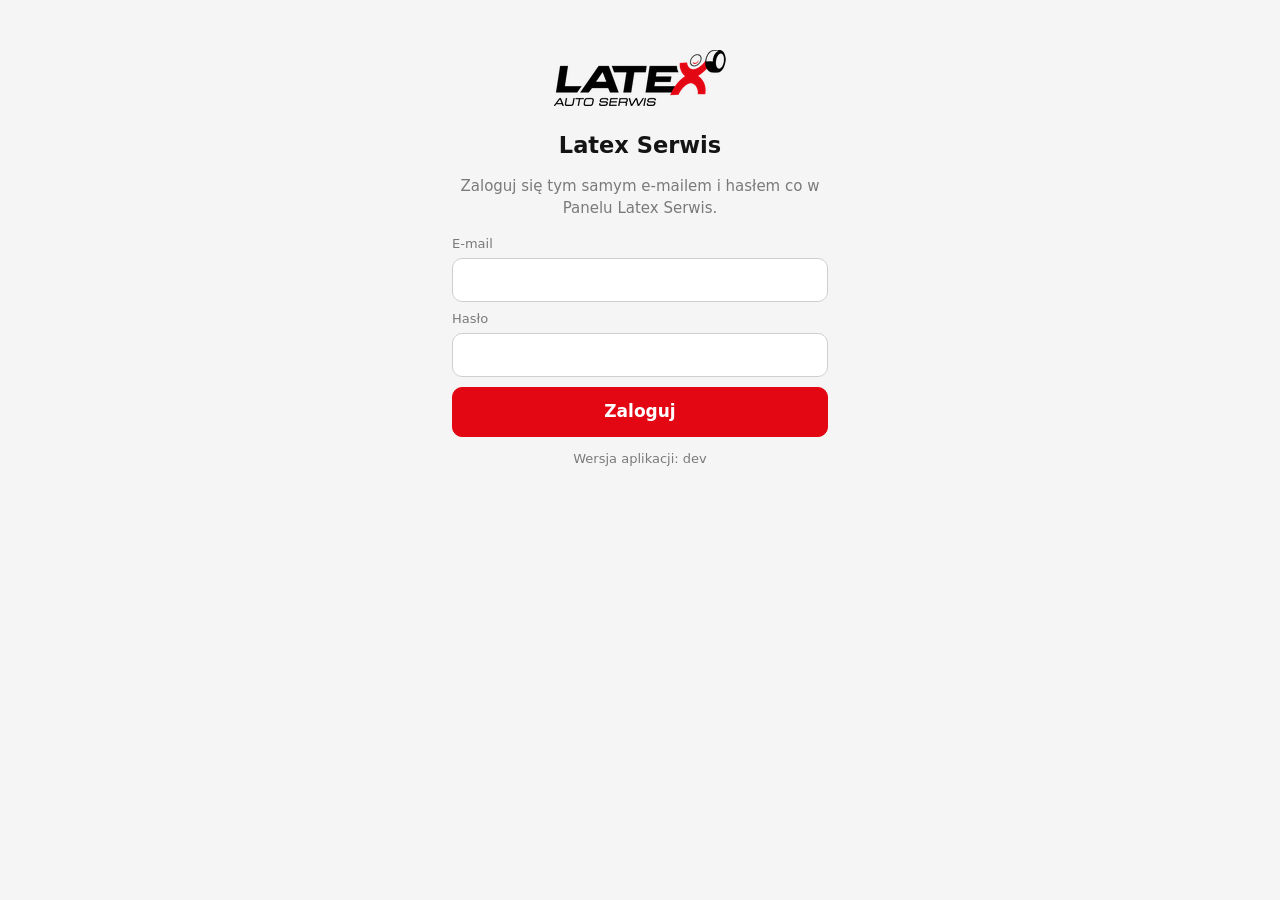
<file: mobile/www/index.html>
<!doctype html>
<html lang="pl">
<head>
<meta charset="utf-8">
<meta name="viewport" content="width=device-width, initial-scale=1, viewport-fit=cover">
<meta name="theme-color" content="#ffffff">
<title>Latex Serwis – telefon</title>
<link rel="stylesheet" href="styl.css">
</head>
<body>
<!-- ===================== LOGOWANIE ===================== -->
<section id="vLogin" class="view login" hidden>
  <div class="logo"><img src="logo.png" alt="Latex Auto Serwis"></div>
  <h1>Latex Serwis</h1>
  <p class="muted">Zaloguj się tym samym e-mailem i hasłem co w Panelu Latex Serwis.</p>
  <label class="fld">E-mail<input id="lEmail" type="email" autocomplete="username" inputmode="email"></label>
  <label class="fld">Hasło<input id="lPass" type="password" autocomplete="current-password"></label>
  <button id="bLogin" class="btn big wide" onclick="zaloguj()">Zaloguj</button>
  <div id="lMsg"></div>
  <p class="muted small" id="lVer"></p>
</section>

<!-- ===================== GÓRNY PASEK ===================== -->
<header id="top" hidden>
  <img src="logo.png" alt="" class="tlogo">
  <div class="ttl"><b id="tTitle">Oferty opon</b><span id="tUser" class="muted small"></span></div>
  <button class="icon" onclick="nowaOferta()" title="Nowa oferta" aria-label="Nowa oferta">🧹</button>
</header>
<div id="upd" class="upd" hidden></div>

<!-- ===================== OFERTA ===================== -->
<main id="vOferta" class="view" hidden>
  <div class="card">
    <div class="h"><span class="n">⚡</span>Szybkie polecenie</div>
    <div class="row"><input id="quick" class="grow" placeholder="np. 2055516 zimowe premium" enterkeyhint="search" onkeydown="if(event.key==='Enter'){this.blur();quick()}"><button class="btn" id="bQ" onclick="quick()">Szukaj</button></div>
    <p class="hint">Indeks xPartner, kod producenta albo EAN (pokaże tę oponę wśród ofert) albo rozmiar w dowolnym zapisie (205/55 R16, 2055516), sezon, klasa, marka (też literówki: „silun”, „conti”), ilość („2 szt”), „runflat”, „demo”, „z wymianą”, „4 czujniki”, „przechowalnia”.</p>
    <div id="qMsg"></div>
  </div>

  <div class="card">
    <div class="h"><span class="n">1</span>Zapytanie klienta</div>
    <label class="fld">Klient (opcjonalnie)<input id="klient" placeholder="np. Firma XYZ" onchange="reoffer()"></label>
    <details class="sub"><summary>Wpisz pojazdy tekstem</summary>
      <textarea id="paste" rows="4" placeholder="każdy pojazd w osobnej linii, np.:&#10;skoda octavia 2055516 dw5444lw z wymianą&#10;superb 215/55 17 DX1209H 2 szt"></textarea>
      <button class="btn sec" onclick="parsePaste()">Wczytaj pojazdy</button>
    </details>
    <div id="veh"></div>
    <button class="btn sec wide" onclick="addVeh({});drawVeh()">+ Dodaj pojazd</button>
  </div>

  <div class="card">
    <div class="h"><span class="n">2</span>Kryteria</div>
    <div class="lbl">Sezon <span class="muted">(nic = wszystkie)</span></div>
    <div class="chips" id="cSez"></div>
    <div class="lbl">Klasa <span class="muted">(nic = wszystkie)</span></div>
    <div class="chips" id="cKl"></div>
    <div class="lbl">Producenci</div>
    <button class="btn sec wide left" id="prodBtn" onclick="openProd()">Wszyscy producenci ▾</button>
    <div class="row2">
      <label class="fld">Min. stan (szt.)<input id="minstan" type="number" inputmode="numeric"></label>
      <label class="tgl"><input type="checkbox" id="rf"><span>tylko run-flat</span></label>
    </div>
    <button class="btn big wide" id="bS" onclick="search()">🔎 Szukaj w xPartner</button>
    <div id="sMsg"></div>
  </div>

  <div class="card" id="resCard" hidden>
    <div class="h"><span class="n">3</span>Wybór opon</div>
    <div class="row wrap gap">
      <span class="tag" id="wzor"></span>
      <button class="btn sec sm" onclick="hideBuy()">👁 ceny zakupu</button>
      <button class="btn sec sm" onclick="openFil()">⚙ Filtry<span id="fCnt"></span></button>
      <select id="sortSel" class="sm" onchange="SORT=this.value;PAGE={};render()">
        <option value="">kolejność: dostępne, najtańsze</option><option value="cena">cena ↑</option><option value="-cena">cena ↓</option>
        <option value="-stan">stan ↓</option><option value="mokra">hamowanie na mokrym</option><option value="halas">najcichsze</option>
        <option value="-dot">najnowszy DOT</option><option value="producent">producent A–Z</option><option value="klasa">klasa (premium najpierw)</option>
      </select>
    </div>
    <div id="res"></div>
  </div>

  <div class="card" id="outCard" hidden>
    <div class="h"><span class="n">4</span>Oferta</div>
    <div id="zmBox"></div><div id="edit"></div>
    <div id="sum"></div>
    <div id="ul"></div>
    <div id="oMsg"></div>
  </div>
  <div class="spacer"></div>
</main>

<!-- ===================== HISTORIA ===================== -->
<main id="vHist" class="view" hidden>
  <div class="card">
    <div class="h">🕘 Historia ofert</div>
    <input id="hq" placeholder="Szukaj: klient, rejestracja, rozmiar, opona, osoba…" oninput="clearTimeout(window._ht);window._ht=setTimeout(loadHist,300)">
    <div id="hfil"></div>
  </div>
  <div id="hl"></div>
  <div class="spacer"></div>
</main>

<!-- ===================== DEPOZYT (spis opon w przechowalni) ===================== -->
<main id="vDep" class="view" hidden>
  <div class="card dep-top">
    <select id="dOdd" hidden onchange="depOddzial(this.value)" style="margin-bottom:8px" aria-label="Oddział"></select>
    <div class="row gap"><select id="dSez" class="grow" onchange="depSezon(this.value)" aria-label="Sezon spisu"></select><button class="btn sec sm" onclick="depLoad(true)" aria-label="Odśwież">↻</button></div>
    <input id="dq" class="dq" placeholder="Wpisz numer rejestracyjny…" autocapitalize="characters" autocomplete="off" enterkeyhint="search" oninput="clearTimeout(window._dt);window._dt=setTimeout(depDraw,200)">
    <div class="row gap" style="margin-top:8px"><select id="dFil" class="sm grow" onchange="depDraw()"><option value="">wszystkie</option><option value="nie">nieprzywiezione</option><option value="tak">przywiezione</option><option value="dzis">przywiezione dziś</option><option value="kom">z komentarzem</option></select>
      <button class="btn sec sm" id="dLista" hidden onclick="depLista()">📋 Lista do przygotowania</button></div>
    <div id="dCnt" class="dcnt"></div>
  </div>
  <div id="dMsg"></div>
  <div id="dL"></div>
  <div class="spacer"></div>
</main>

<!-- ===================== WYNIKI (tylko podgląd) ===================== -->
<main id="vWyn" class="view" hidden>
  <div class="row wrap gap" style="margin:2px 2px 10px"><div class="seg grow" id="wOdd"></div><button class="btn sec sm" onclick="loadWyn(true)">↻ Odśwież</button></div>
  <div id="wObie" class="small" style="margin:0 4px 8px"></div>
  <div id="wBody"><p class="muted">Wczytuję wyniki…</p></div>
  <div class="spacer"></div>
</main>

<!-- ===================== USTAWIENIA ===================== -->
<main id="vUst" class="view" hidden>
  <div class="card" id="ustOferty">
    <div class="h">⚙ Ustawienia ofert</div>
    <p class="hint">Zapisują się na Twoim koncie – te same co w Panelu. Login API xPartner wpisuje administrator.</p>
    <div class="lbl">Jak liczyć cenę opony<b class="uslInfo"></b></div>
    <label class="tgl"><input type="radio" name="ntryb" value="procent" onchange="drawProgi()"><span>marża % od ceny zakupu</span></label>
    <label class="tgl"><input type="radio" name="ntryb" value="kwota" onchange="drawProgi()"><span>stała kwota wg ceny zakupu brutto</span></label>
    <div id="progiBox"></div>
    <div class="row2">
      <label class="fld" id="lblMarza">Marża %<input id="c_marza_proc" type="number" step="0.1" inputmode="decimal"></label>
      <label class="fld">VAT %<input id="c_vat_proc" type="number" inputmode="decimal"></label>
      <label class="fld">Domyślny min. stan<input id="c_min_stan" type="number" inputmode="numeric"></label>
      <label class="fld">Ważność oferty (dni)<input id="c_waznosc_dni" type="number" inputmode="numeric"></label>
    </div>
    <div class="lbl">Cennik wymiany – brutto za 1 koło<b class="uslInfo"></b></div>
    <div class="seg" id="wtabs"><button data-t="wymiana_kolo" class="on" onclick="wTab(this)">Osobowe</button><button data-t="wymiana_suv" onclick="wTab(this)">SUV / 4x4</button><button data-t="wymiana_dost" onclick="wTab(this)">Dostawcze</button></div>
    <div id="c_wym" class="wgrid"></div>
    <div class="lbl">Usługi dodatkowe (brutto)<b class="uslInfo"></b></div>
    <div class="row2">
      <label class="fld usl">Obsługa TPMS przy wymianie (1 koło)<input id="c_tpms_cena" type="number" inputmode="decimal"></label>
      <label class="fld">Kół na auto<input id="c_kola_na_auto" type="number" inputmode="numeric"></label>
      <label class="fld usl">Przech. opon do R19<input id="c_przech_opony_do19" type="number" inputmode="decimal"></label>
      <label class="fld usl">Przech. opon pow. R19<input id="c_przech_opony_pow19" type="number" inputmode="decimal"></label>
      <label class="fld usl">Przech. kół do R19<input id="c_przech_kola_do19" type="number" inputmode="decimal"></label>
      <label class="fld usl">Przech. kół pow. R19<input id="c_przech_kola_pow19" type="number" inputmode="decimal"></label>
    </div>
    <label class="fld">Marki premium (gdy xPartner nie poda klasy)<textarea id="c_premium" rows="2"></textarea></label>
        <button class="btn big wide" onclick="saveCfg()">Zapisz ustawienia</button>
    <button class="btn sec wide" onclick="testApi()">Test połączenia z xPartner</button>
    <div id="cMsg"></div>
  </div>
  <div class="card">
    <div class="h">Konto</div>
    <p id="kInfo" class="small"></p>
    <button class="btn sec wide" onclick="sprawdzAkt(true)">Sprawdź aktualizację aplikacji</button>
    <button class="btn sec wide danger" onclick="wyloguj()">Wyloguj</button>
  </div>
  <div class="spacer"></div>
</main>

<!-- ===================== DOLNY PASEK ===================== -->
<div id="selBar" class="selbar" hidden><button class="btn big wide" id="bO" onclick="offer()">📄 Generuj ofertę</button></div>
<nav id="tabs" hidden>
  <button data-v="vOferta" class="on" onclick="go(this)"><span>🛞</span>Oferta</button>
  <button data-v="vHist" onclick="go(this)"><span>🕘</span>Historia</button>
  <button data-v="vWyn" onclick="go(this)"><span>📈</span>Wyniki</button>
  <button data-v="vDep" onclick="go(this)" hidden><span>📦</span>Depozyt</button>
  <button data-v="vUst" onclick="go(this)"><span>⚙</span>Ustawienia</button>
</nav>

<!-- ===================== ARKUSZE (dół ekranu) ===================== -->
<div id="sheet" class="sheetbg" hidden onclick="if(event.target===this)closeSheet()"><div class="sheet"><div class="grab"></div><div id="sheetBody"></div></div></div>
<div id="toast" class="toast" hidden></div>

<script src="pdf_wzor.js"></script>
<script src="silnik.js"></script>
<script src="wyniki.js"></script>
<script src="depozyt.js"></script>
<script src="app.js"></script>
<script src="ui.js"></script>
</body>
</html>
</file>
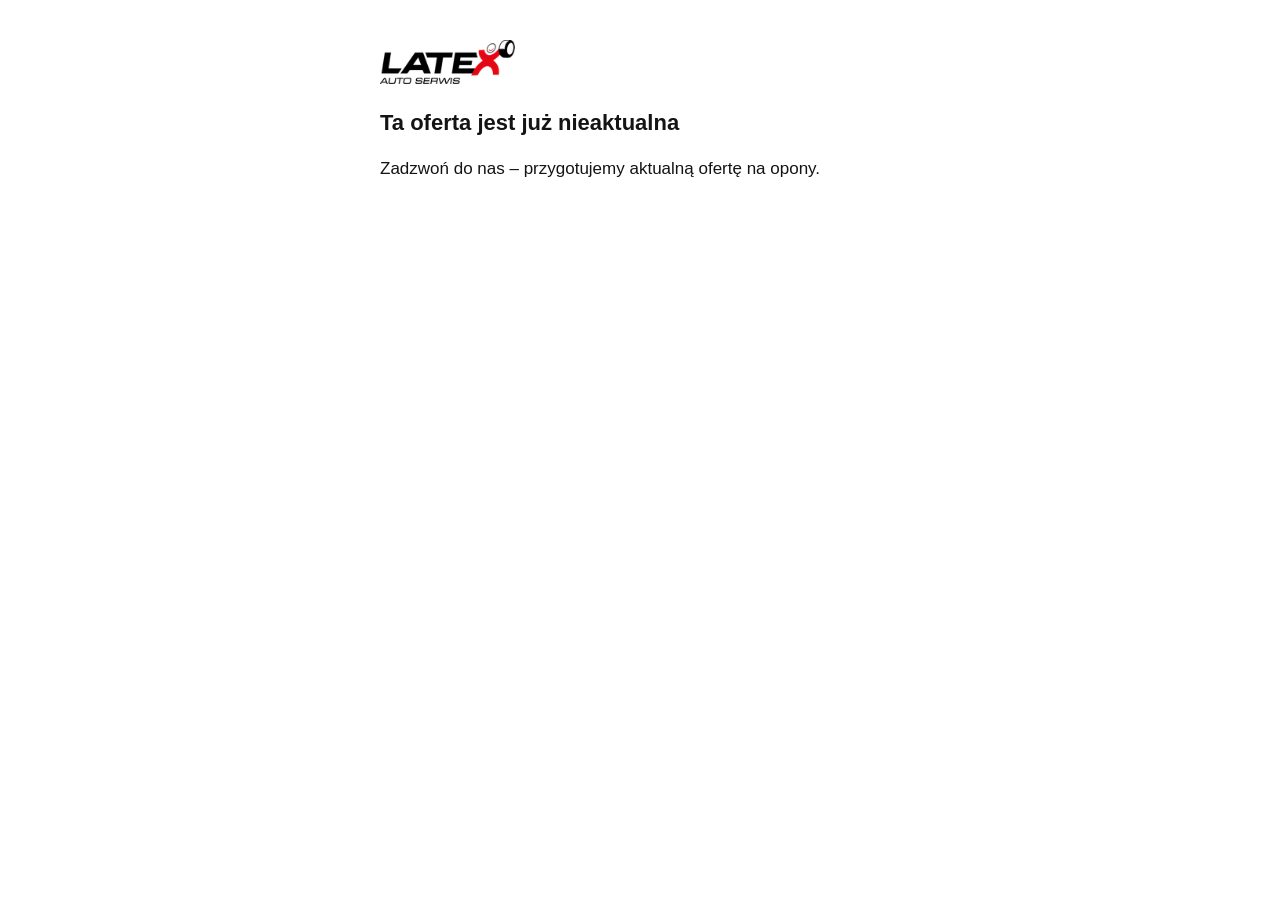
<file: oferta.html>
<!doctype html><html lang="pl"><head><meta charset="utf-8"><meta name="viewport" content="width=device-width,initial-scale=1"><meta name="robots" content="noindex"><title>Oferta Latex Serwis</title></head><body style="font:17px/1.5 Segoe UI,Arial,sans-serif;max-width:520px;margin:40px auto;padding:0 16px;color:#141414"><img src="logo.png" alt="Latex" style="height:44px"><h1 style="font-size:22px">Ta oferta jest już nieaktualna</h1><p>Zadzwoń do nas – przygotujemy aktualną ofertę na opony.</p></body></html>
</file>
<file: mobile/www/styl.css>
/* Latex Serwis – aplikacja Android (Oferty, Wyniki, Depozyt). Kolory jak Panel. Projekt od 320 px szerokości; dotyk min. 44 px. */
:root{--red:#E30613;--red2:#B8050F;--ink:#141414;--txt:#313131;--muted:#7A7A7A;--line:#E4E4E4;--bg:#F5F5F5;--card:#fff;--ok:#1E7D32;--warn:#8A5A00;
  --safe-b:env(safe-area-inset-bottom,0px);--safe-t:env(safe-area-inset-top,0px)}
*{box-sizing:border-box;-webkit-tap-highlight-color:transparent}
html,body{margin:0;background:var(--bg);color:var(--txt);font:15px/1.45 system-ui,-apple-system,"Segoe UI",Roboto,sans-serif;-webkit-text-size-adjust:100%}
body{padding-top:var(--safe-t);overflow-x:hidden}
[hidden]{display:none!important}
input,select,textarea,button{font:inherit;font-size:16px}  /* 16 px = bez powiększania przy wpisywaniu */
input,select,textarea{width:100%;min-height:44px;padding:9px 11px;border:1px solid #cfcfcf;border-radius:10px;background:#fff;color:var(--ink)}
textarea{min-height:auto}
input:focus,select:focus,textarea:focus{outline:none;border-color:var(--red);box-shadow:0 0 0 3px #e3061322}
input[type=checkbox],input[type=radio]{width:22px;height:22px;min-height:0;accent-color:var(--red);margin:0;flex:none}
.muted{color:var(--muted)}.small{font-size:13px}.hint{font-size:12.5px;color:var(--muted);margin:6px 0 0}
.view{padding:10px 10px 0;max-width:720px;margin:0 auto}
.card{background:var(--card);border-radius:14px;padding:14px;margin-bottom:10px;box-shadow:0 1px 2px #0000000d}
.h{display:flex;align-items:center;gap:8px;font-weight:800;font-size:18px;color:var(--ink);margin-bottom:10px}
.h .n{display:inline-flex;width:26px;height:26px;border-radius:50%;background:var(--red);color:#fff;font-size:13px;align-items:center;justify-content:center;flex:none}
.lbl{font-size:13px;color:var(--muted);margin:12px 0 6px}
.fld{display:block;font-size:13px;color:var(--muted);margin:8px 0 0}.fld input,.fld textarea,.fld select{margin-top:4px}
.row{display:flex;gap:8px;align-items:center}.row.wrap{flex-wrap:wrap}.gap{gap:8px}.grow{flex:1;min-width:0}
.row2{display:grid;grid-template-columns:1fr 1fr;gap:0 10px;align-items:end}
.btn{min-height:44px;padding:10px 16px;border-radius:10px;border:1px solid var(--red);background:var(--red);color:#fff;font-weight:600;cursor:pointer;white-space:nowrap}
.btn:active{background:var(--red2)}.btn:disabled{opacity:.5}
.btn.sec{background:#fff;color:var(--ink);border-color:#cfcfcf;font-weight:500}.btn.sec:active{background:#eee}
.btn.big{min-height:50px;font-size:17px}.btn.wide{width:100%;margin-top:10px}.btn.left{text-align:left}
.btn.sm,select.sm{min-height:36px;padding:6px 10px;font-size:14px;width:auto}
.btn.danger{color:#b00012;border-color:#f0b6bb}
.icon{min-width:44px;min-height:44px;border:none;background:none;font-size:22px}
.tag{display:inline-block;font-size:12px;padding:2px 9px;border-radius:999px;background:#F0F0F0;color:#444}
.chips{display:flex;flex-wrap:wrap;gap:8px}
.chip{min-height:40px;padding:8px 14px;border-radius:999px;border:1px solid #cfcfcf;background:#fff;color:var(--ink)}
.chip.on{background:var(--ink);border-color:var(--ink);color:#fff}
.tgl{display:flex;align-items:center;gap:10px;min-height:44px;color:var(--ink);font-size:15px}
details.sub{margin:10px 0}details.sub summary{color:var(--red);font-weight:600;min-height:40px;display:flex;align-items:center}
details.sub textarea{margin:6px 0}
.msg{padding:10px 12px;border-radius:10px;margin-top:10px;white-space:pre-wrap;font-size:14px}.msg.e{background:#fdecec;color:#8a1111}.msg.i{background:#e9f5ec;color:#145a26}
/* górny pasek i zakładki */
header{position:sticky;top:0;z-index:20;display:flex;align-items:center;gap:10px;padding:8px 12px;background:#fff;border-bottom:3px solid var(--red)}
.tlogo{height:30px}.ttl{display:flex;flex-direction:column;line-height:1.2;flex:1;min-width:0}.ttl span{white-space:nowrap;overflow:hidden;text-overflow:ellipsis}
nav#tabs{position:fixed;left:0;right:0;bottom:0;z-index:30;display:flex;background:#fff;border-top:1px solid var(--line);padding-bottom:var(--safe-b)}
nav#tabs button{flex:1;min-height:58px;border:none;background:none;color:var(--muted);font-size:12px;display:flex;flex-direction:column;align-items:center;justify-content:center;gap:2px}
nav#tabs button span{font-size:20px}nav#tabs button.on{color:var(--red);font-weight:700}
.selbar{position:fixed;left:0;right:0;bottom:calc(58px + var(--safe-b));z-index:25;padding:8px 10px;background:linear-gradient(#f5f5f500,#f5f5f5 30%)}
.selbar .btn{margin:0;box-shadow:0 4px 14px #e3061340}
.spacer{height:150px}
.upd{background:#141414;color:#fff;padding:10px 14px;font-size:14px;display:flex;gap:10px;align-items:center}.upd .btn{min-height:36px;padding:6px 12px}
/* pojazdy */
.veh{border:1px solid var(--line);border-radius:12px;padding:10px;margin-top:10px;background:#fafafa}
.veh .top{display:flex;gap:8px;align-items:center}.veh .top b{flex:1;min-width:0;overflow:hidden;text-overflow:ellipsis;white-space:nowrap}
.veh .g{display:grid;grid-template-columns:1fr 1fr;gap:6px 8px;margin-top:8px}
.veh .g .full{grid-column:1/3}
.veh label{font-size:12px;color:var(--muted)}.veh label input,.veh label select{margin-top:2px}
.veh .chk{display:flex;align-items:center;gap:8px;font-size:15px;color:var(--ink);min-height:44px}
/* wyniki */
.grp{margin:14px -14px 8px;padding:9px 14px;background:#141414;color:#fff;font-weight:700;display:flex;gap:6px;align-items:center;flex-wrap:wrap;border-left:5px solid var(--red)}
.grp .tag{background:#ffffff26;color:#fff}
.prod{display:flex;gap:10px;padding:10px 2px;border-bottom:1px solid var(--line)}
.prod.bad{opacity:.55}.prod .ck{padding-top:2px}
.prod .b{flex:1;min-width:0}.prod .t1{font-weight:700;color:var(--ink);font-size:15.5px}
.prod .t2{font-size:13px;color:#555;margin-top:2px;display:flex;flex-wrap:wrap;gap:4px 10px}
.prod .pr{text-align:right;white-space:nowrap}.prod .pr b{font-size:18px;color:var(--ink);display:block}.prod .pr small{font-size:12px;color:var(--muted)}
.ok{color:var(--ok);font-weight:700}.demo{display:inline-block;font-size:11px;font-weight:700;padding:1px 7px;border-radius:9px;background:#FFF4E0;color:#8A5A00;border:1px solid #F5A000}
body.hidebuy .buy{display:none!important}
.pager{display:flex;justify-content:space-between;align-items:center;margin-top:10px}
/* oferta */
.vcard{border:1px solid var(--line);border-top:4px solid var(--red);border-radius:12px;padding:12px 14px;margin-top:10px}
.vcard .t{font-size:12px;color:var(--muted);text-transform:uppercase;letter-spacing:.04em}.vcard .m{font-size:17px;font-weight:700;color:var(--ink);margin:4px 0 8px}
.vcard .l{display:flex;justify-content:space-between;padding:2px 0}.vcard .tot{display:flex;justify-content:space-between;align-items:baseline;border-top:1px solid var(--line);margin-top:6px;padding-top:6px}
.vcard .tot b{font-size:24px;color:var(--red)}
.ulk{display:flex;justify-content:space-between;gap:8px;align-items:center;width:100%;text-align:left;margin-top:8px;padding:10px 12px;border:1px solid #cfcfcf;border-radius:10px;background:#fff;color:var(--ink);font-size:14px}
.ulk b{color:var(--red);white-space:nowrap}
.edit{background:#fafafa;border:1px solid var(--line);border-radius:12px;padding:10px 12px}
.edit .r{padding:8px 0;border-top:1px solid var(--line)}.edit .r:first-child{border-top:none}
.edit .nm{font-weight:700;color:var(--ink);font-size:14px}.edit .row2{gap:0 8px}
.pr-in.man{border-color:var(--red);background:#fff1f1}
#email{margin-top:10px;font-size:14px;line-height:1.5}
/* historia */
.hrow{background:#fff;border-radius:12px;padding:12px 14px;margin-bottom:8px;box-shadow:0 1px 2px #0000000d}
.hrow .d{font-size:12px;color:var(--muted)}.hrow .k{font-weight:700;color:var(--ink);font-size:16px}.hrow .w{font-size:13.5px;margin-top:4px}
.hrow .row{margin-top:8px}
table.sum{width:100%;border-collapse:collapse;font-size:13px;margin-top:8px}table.sum td,table.sum th{padding:5px 4px;border-bottom:1px solid var(--line);text-align:left}
table.sum .num{text-align:right}
/* ustawienia */
.seg{display:flex;border:1px solid #cfcfcf;border-radius:10px;overflow:hidden}.seg button{flex:1;min-height:40px;border:none;background:#fff;font-size:14px}.seg .on{background:#141414;color:#fff}
.wgrid{display:grid;grid-template-columns:repeat(4,1fr);gap:6px;margin-top:8px}
.wgrid .w{border:1px solid var(--line);border-radius:10px;padding:5px;text-align:center;background:#fafafa}
.wgrid .w b{display:block;font-size:15px;color:var(--ink)}.wgrid .w input{text-align:center;padding:6px 2px;min-height:38px}
.wgrid .w small{font-size:10.5px;color:var(--muted)}
.progi .pr{display:grid;grid-template-columns:1fr 1fr 44px;gap:6px;margin-top:6px;align-items:center}
/* arkusz */
.sheetbg{position:fixed;inset:0;z-index:50;background:#0007;display:flex;align-items:flex-end}
.sheet{background:#fff;width:100%;max-height:88vh;overflow:auto;border-radius:18px 18px 0 0;padding:8px 14px calc(16px + var(--safe-b))}
.grab{width:40px;height:5px;border-radius:3px;background:#ddd;margin:4px auto 10px}
.pgrp{margin:12px 0 4px;display:flex;align-items:center;gap:8px;background:#F0F0F0;padding:8px 10px;font-weight:700;border-left:6px solid;border-radius:6px}
.pgrid{display:grid;grid-template-columns:1fr 1fr;gap:2px 10px}
.pgrid label{display:flex;align-items:center;gap:8px;min-height:40px;font-size:14px;color:var(--ink)}
.toast{position:fixed;left:50%;transform:translateX(-50%);bottom:calc(130px + var(--safe-b));z-index:60;background:#141414;color:#fff;padding:10px 16px;border-radius:10px;font-size:14px;max-width:90vw}
/* logowanie */
.login{max-width:420px;padding:40px 22px}.login .logo{text-align:center;margin:10px 0 16px}.login .logo img{height:56px}.login h1{text-align:center;margin:0 0 6px;color:var(--ink)}
.login p{text-align:center}
@media (min-width:600px){.wgrid{grid-template-columns:repeat(6,1fr)}.pgrid{grid-template-columns:repeat(3,1fr)}}
@media (max-width:350px){.row2{grid-template-columns:1fr}.prod .pr b{font-size:16px}}
/* wyniki */
.wtop{background:#111;color:#fff;border-radius:14px;padding:16px;margin-bottom:10px}
.wtop .mies{font-size:12px;letter-spacing:.05em;color:#BDBDBD;text-transform:uppercase}
.wtop .zr{font-size:13px;color:#BDBDBD;margin-top:10px}.wtop .kw{font-size:34px;font-weight:800;line-height:1.1}
.wtop .cel{color:#BDBDBD;font-size:14px}.wtop .pct{font-size:40px;font-weight:800;color:#fff;line-height:1}
.wtop .pl{font-size:12px;color:#BDBDBD;margin-top:6px}
.wbar{position:relative;height:16px;background:#2C2C2C;border-radius:8px;overflow:hidden;margin-top:12px}
.wbar i{position:absolute;left:0;top:0;bottom:0;background:var(--red)}.wbar b{position:absolute;top:0;bottom:0;width:3px;background:#fff}
.tiles{display:grid;grid-template-columns:1fr 1fr;gap:8px;margin-bottom:10px}
.tile{background:#fff;border-radius:12px;padding:10px 12px;box-shadow:0 1px 2px #0000000d}.tile small{display:block;font-size:12px;color:var(--muted)}.tile b{font-size:19px;color:var(--ink)}
.chart svg{width:100%;height:auto;display:block}
table.hist{width:100%;border-collapse:collapse;font-size:14px}table.hist td,table.hist th{padding:7px 4px;border-bottom:1px solid var(--line);text-align:right}
table.hist td:first-child,table.hist th:first-child{text-align:left}table.hist .ok{color:var(--ok)}table.hist .bad{color:#b00012;font-weight:700}

.zk.zerr{border-left:4px solid #c00}.st{font-size:12px;padding:2px 8px;border-radius:9px;background:#eee}.st.s5{background:#fde2e2;color:#b00012}.st.s6{background:#e1f4e4;color:#1b6b2a}
.zp{display:flex;gap:8px;font-size:13.5px;padding:5px 0;border-top:1px solid #eee}.err{color:#b00012}

.msg.w{background:#fff6dc;color:#5c4400;white-space:normal}.msg.ok{background:#e9f5ec;color:#145a26;white-space:normal}

.pdfwyb{position:fixed;inset:0;background:rgba(0,0,0,.45);display:flex;align-items:flex-end;z-index:50;padding:12px}.pdfwyb .card{width:100%;margin:0}
/* oferty: run flat, opona znaleziona po indeksie / kodzie */
.rft{display:inline-block;font-size:11px;font-weight:700;padding:1px 7px;border-radius:9px;background:#fee2e2;color:#b91c1c;border:1px solid #fca5a5}
.prod.szuk{background:#dbeafe;border-radius:10px}
.uslInfo{font-weight:600;color:var(--warn)}
/* depozyt */
.dq{font-size:22px!important;font-weight:700;letter-spacing:1px;min-height:54px;margin-top:8px;text-transform:uppercase}
.dq::placeholder{font-size:16px;font-weight:400;letter-spacing:0;text-transform:none}
.dcnt{display:flex;flex-wrap:wrap;gap:4px 12px;font-size:13px;color:var(--muted);margin-top:8px}.dcnt b{color:var(--ink)}
.dk{background:var(--card);border-radius:14px;padding:12px 14px;margin-bottom:10px;box-shadow:0 1px 2px #0000000d;border-left:6px solid var(--red);overflow-wrap:anywhere}
.dk.jest{border-left-color:var(--ok);background:#f1f8f2}
.dlok{font-size:30px;font-weight:800;color:var(--ink);line-height:1.15}
.dnr{font-size:19px;font-weight:700;color:var(--ink);margin-top:2px}
.dinf{font-size:14px;margin-top:2px}.dkom{color:var(--warn)}
.dst{font-size:13px;color:var(--ok);font-weight:700;margin-top:4px}
.dok{background:var(--ok)!important;border-color:var(--ok)!important;min-height:52px}
.dk .btn{white-space:normal}

.dk.brak{opacity:.6;border-style:dashed}
</file>
